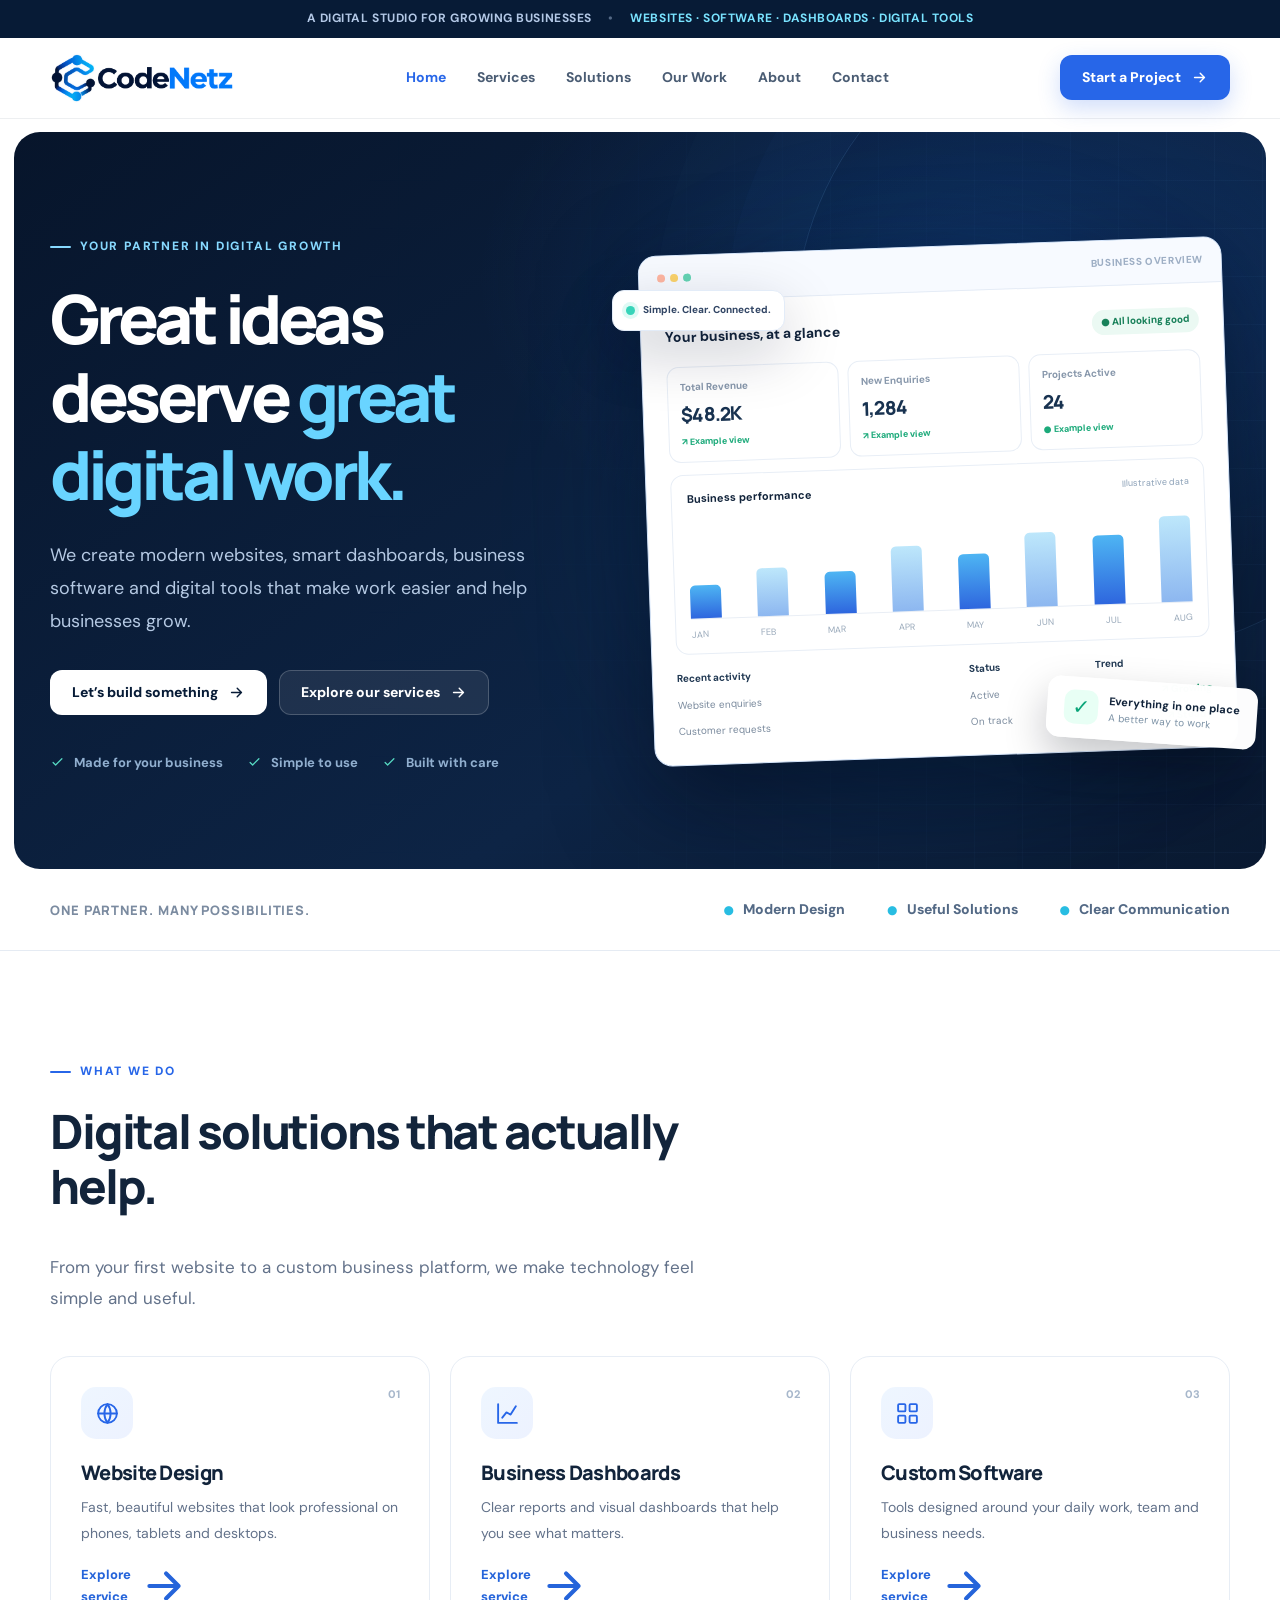
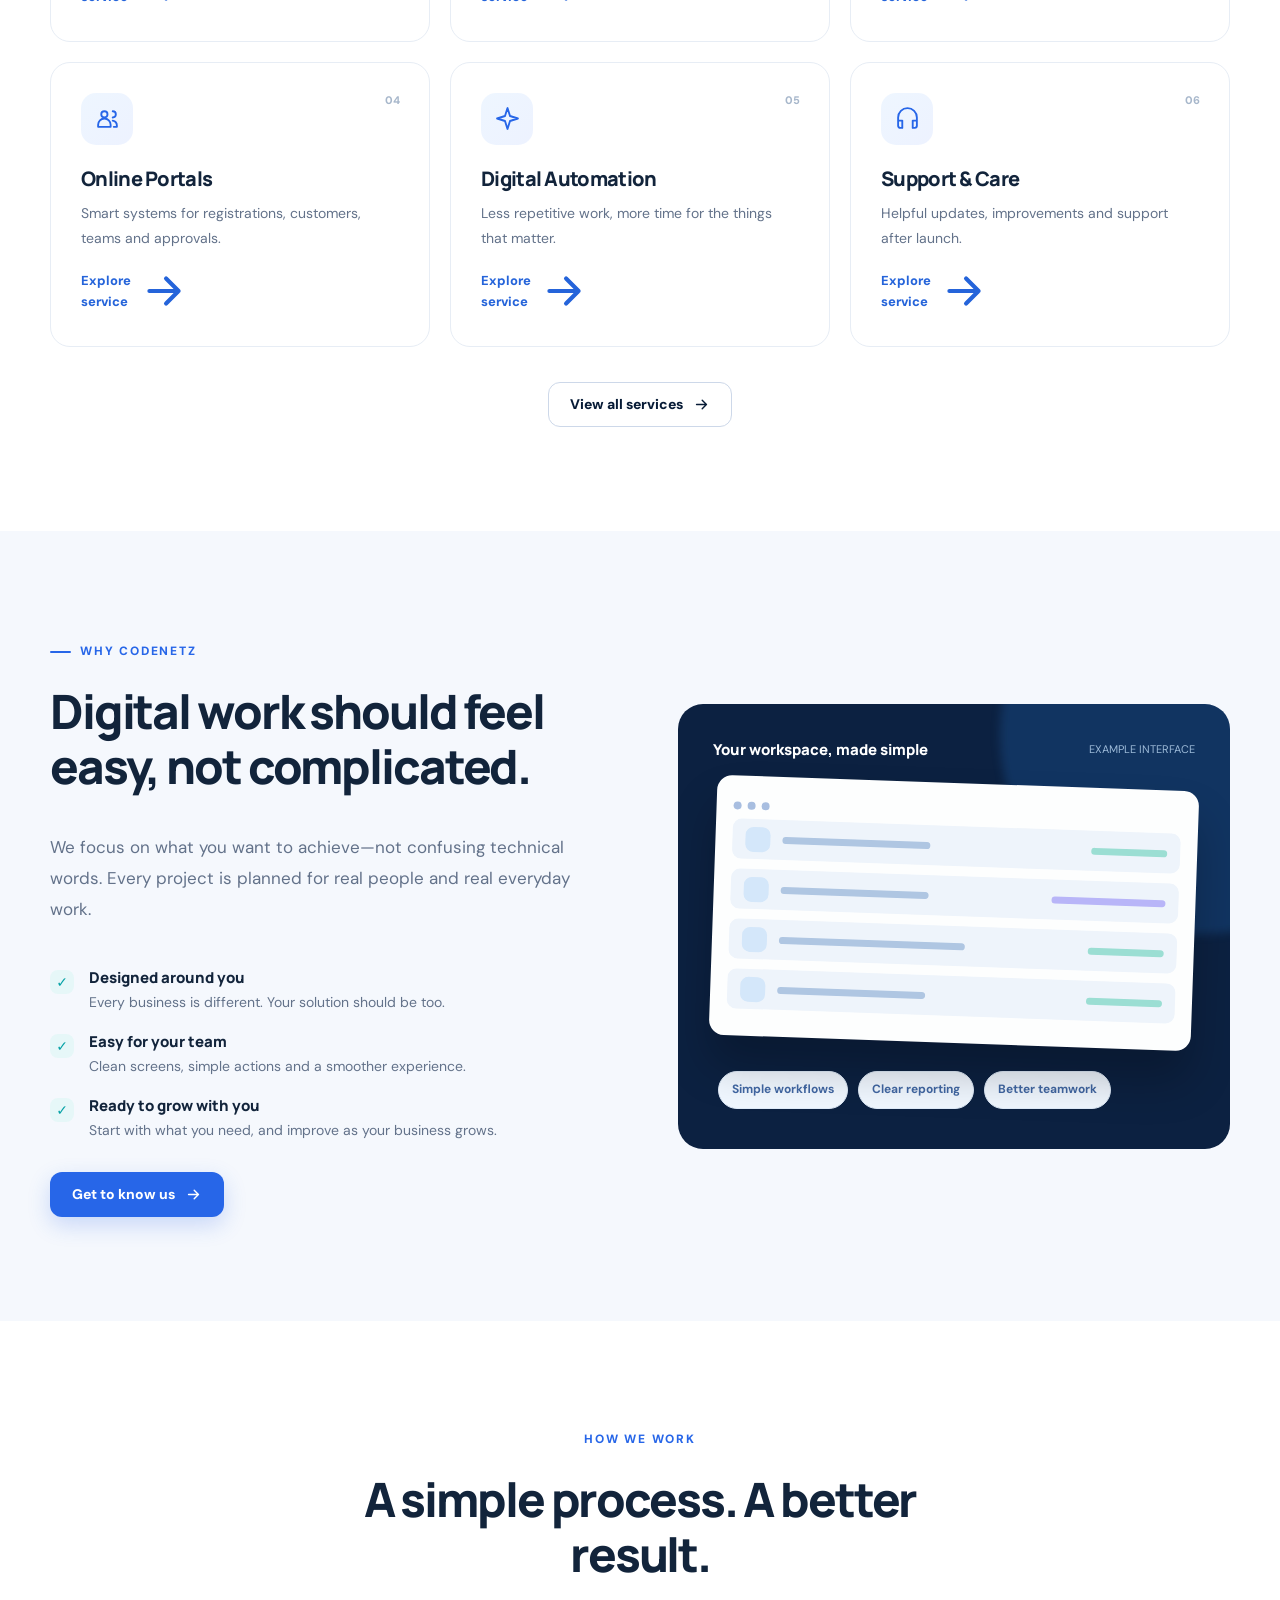
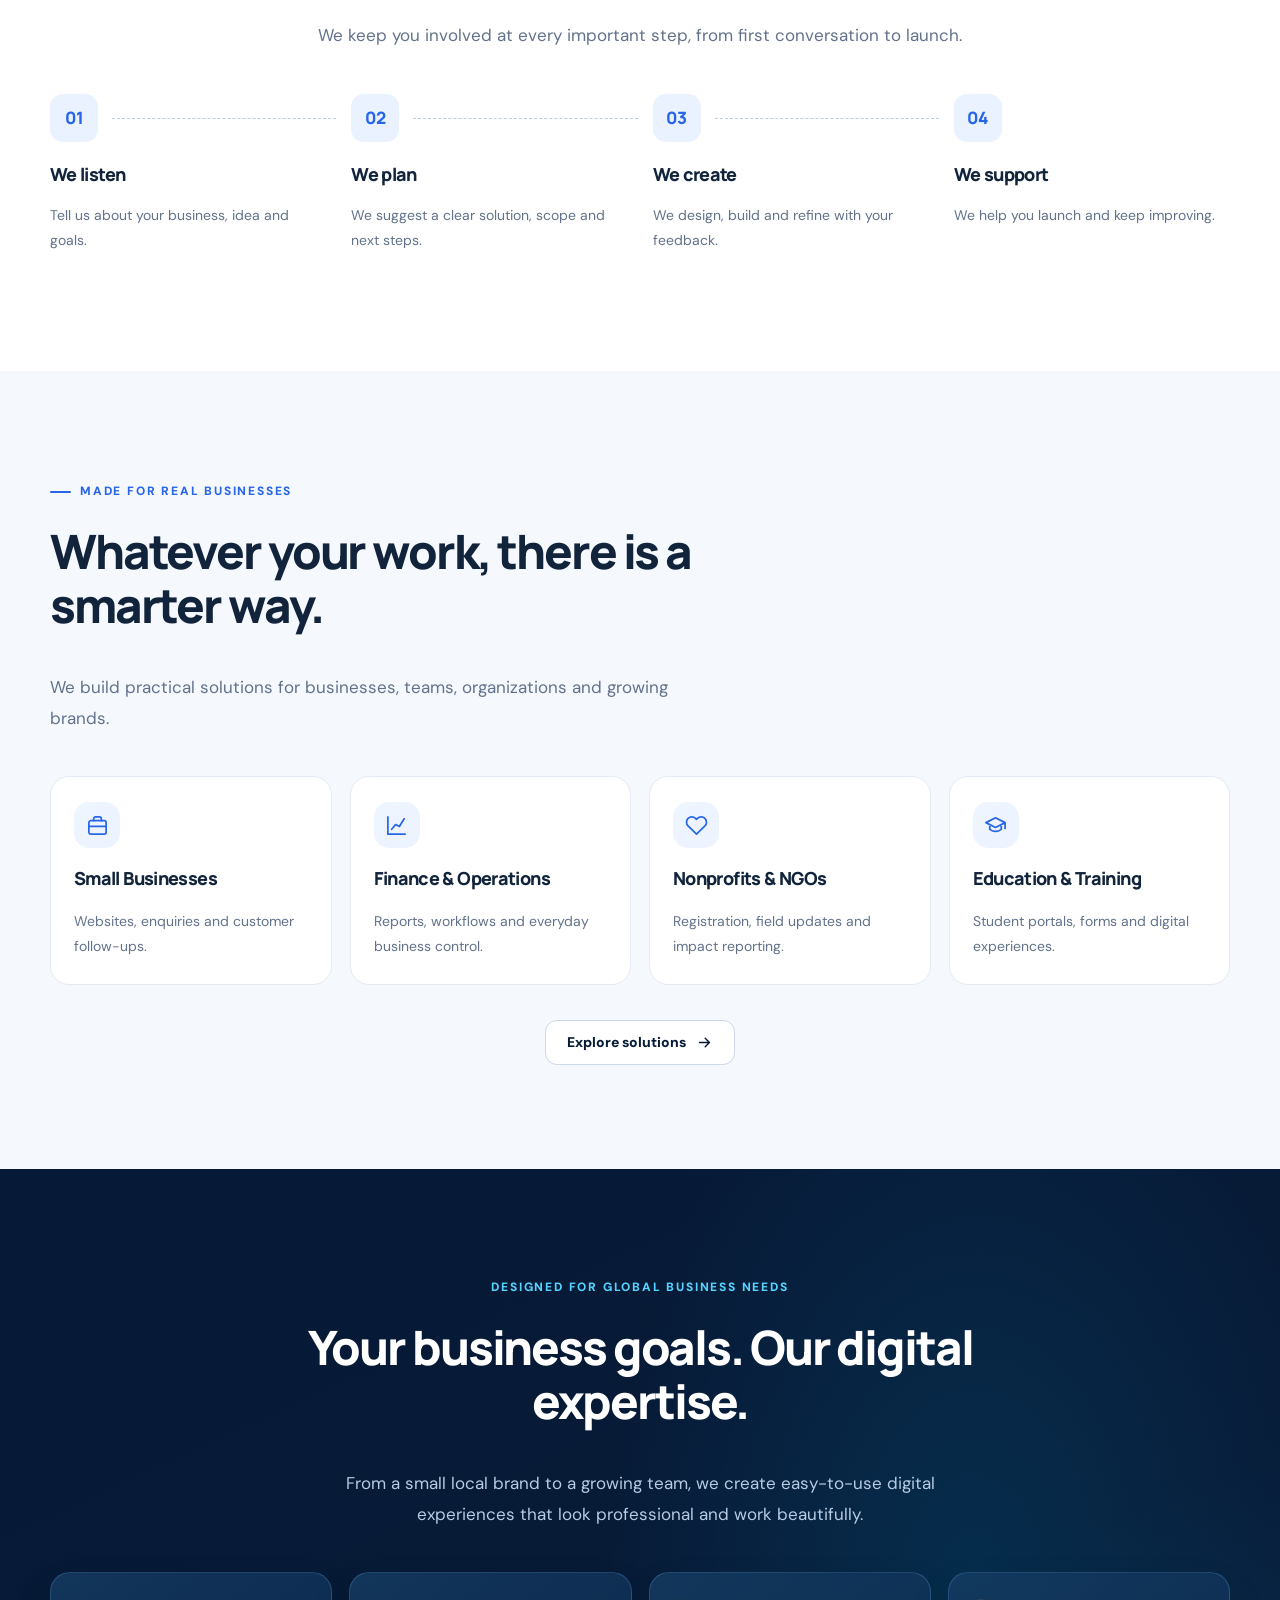
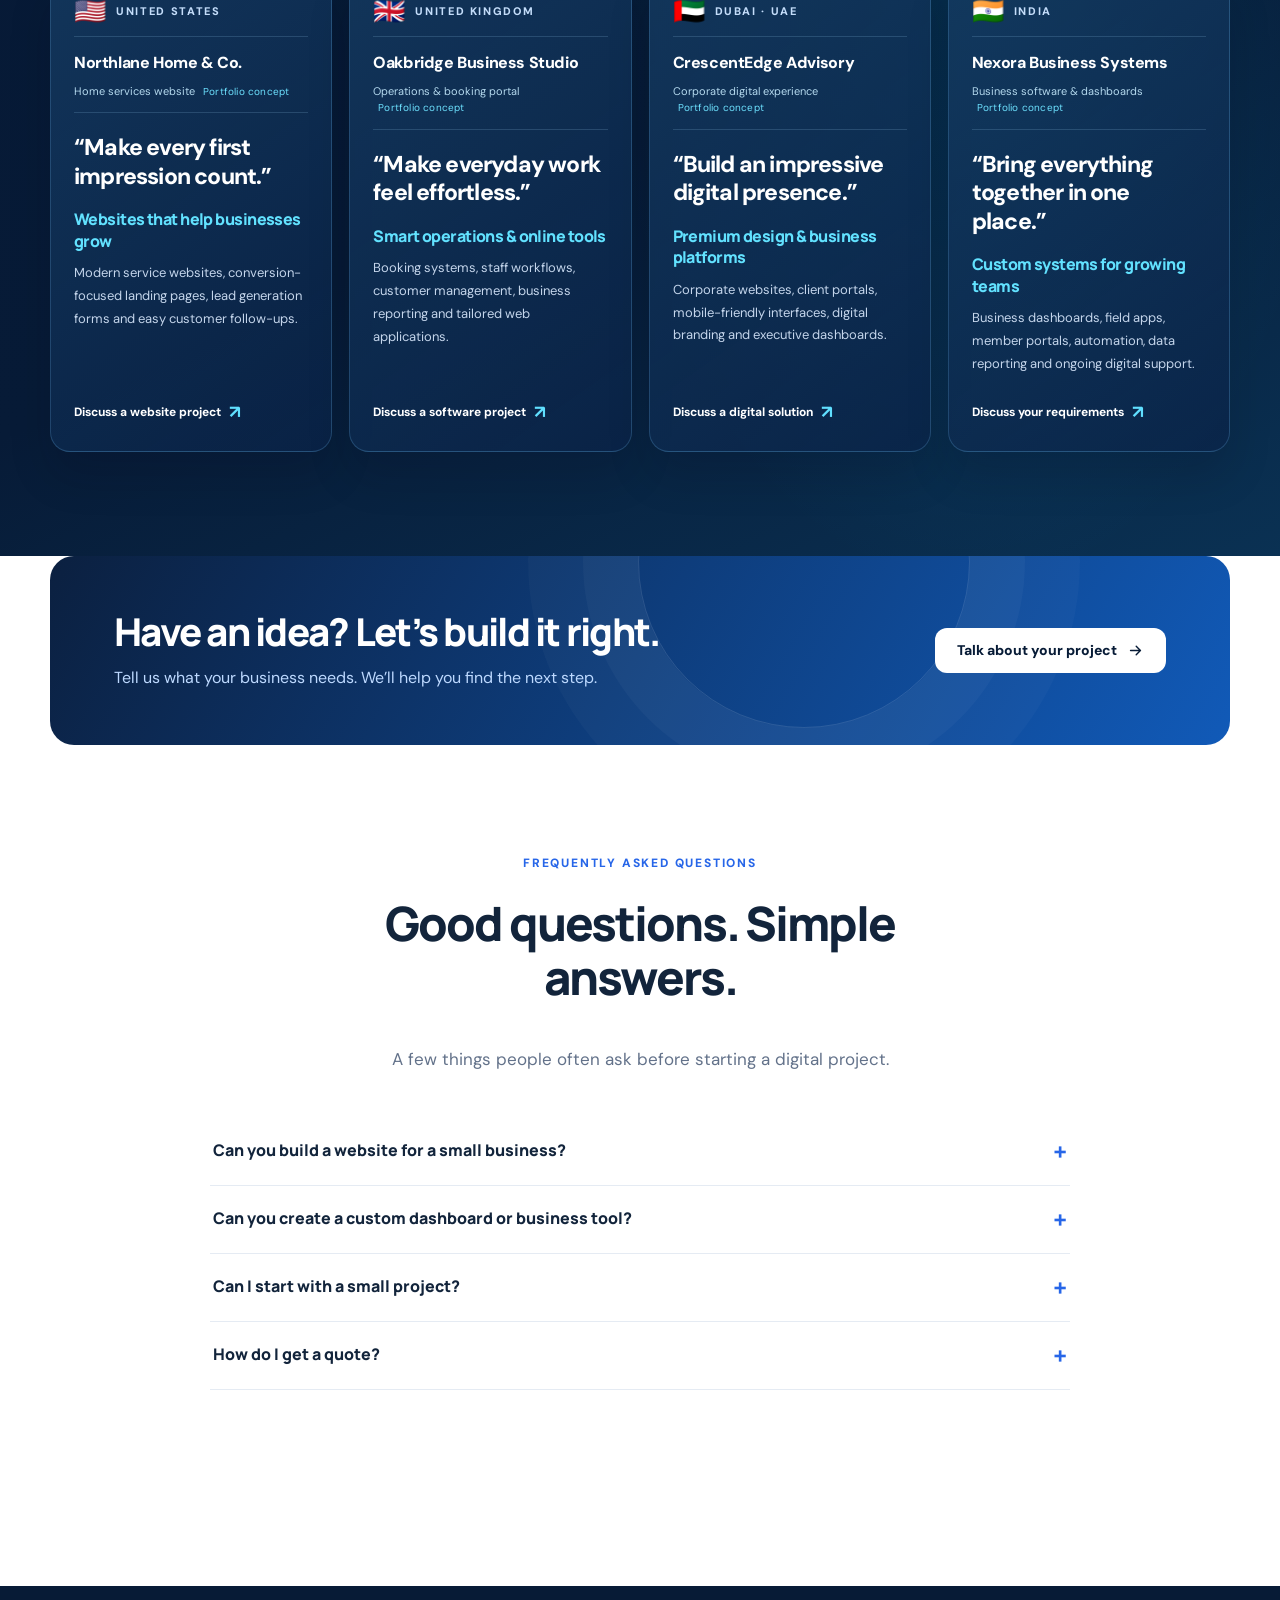
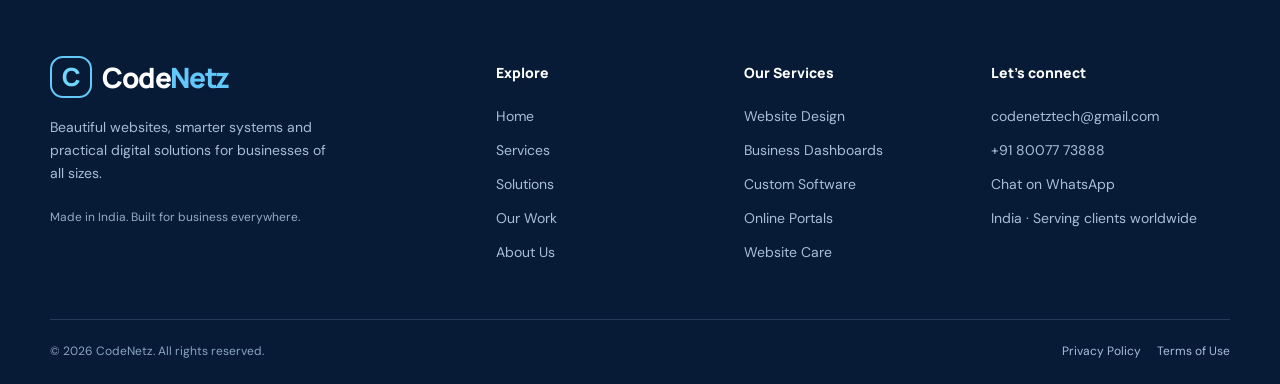
<file: CodeNetz/index.html>
<!doctype html><html lang="en"><head><meta charset="utf-8"><meta name="viewport" content="width=device-width, initial-scale=1"><title>Websites, Software &amp; Dashboards for Growing Businesses | CodeNetz</title><meta name="description" content="CodeNetz creates professional websites, custom software, business dashboards and easy-to-use digital tools for growing businesses."><meta name="theme-color" content="#071b36"><meta property="og:type" content="website"><meta property="og:site_name" content="CodeNetz"><meta property="og:title" content="Websites, Software &amp; Dashboards for Growing Businesses | CodeNetz"><meta property="og:description" content="CodeNetz creates professional websites, custom software, business dashboards and easy-to-use digital tools for growing businesses."><meta property="og:image" content="https://codenetz.cc.cd/assets/og-cover.png"><meta name="twitter:card" content="summary_large_image"><link rel="icon" href="assets/favicon.svg" type="image/svg+xml"><link rel="apple-touch-icon" href="assets/apple-touch-icon.png"><link rel="stylesheet" href="assets/styles.css"><script defer src="assets/script.js"></script></head><body><a href="#main" class="skip">Skip to content</a><div class="topline">A DIGITAL STUDIO FOR GROWING BUSINESSES <span>•</span> <b>WEBSITES · SOFTWARE · DASHBOARDS · DIGITAL TOOLS</b></div>
<header class="site-header"><div class="wrap nav-wrap"><a class="brand" href="index.html" aria-label="CodeNetz home"><img src="assets/codenetz-logo.png" alt="CodeNetz" width="184" height="52"></a><nav class="nav-links" id="main-nav" aria-label="Main navigation"><a href="index.html" class="active" aria-current="page">Home</a><a href="services.html" class="" >Services</a><a href="solutions.html" class="" >Solutions</a><a href="work.html" class="" >Our Work</a><a href="about.html" class="" >About</a><a href="contact.html" class="" >Contact</a></nav><div class="nav-actions"><a class="btn btn-primary" href="contact.html">Start a Project <svg  viewBox="0 0 24 24" aria-hidden="true" fill="none" stroke="currentColor" stroke-width="2" stroke-linecap="round" stroke-linejoin="round"><path d="M5 12h14m-6-6 6 6-6 6"/></svg></a><button id="menu-toggle" class="mobile-toggle" aria-label="Open menu" aria-expanded="false" aria-controls="main-nav"><svg  viewBox="0 0 24 24" aria-hidden="true" fill="none" stroke="currentColor" stroke-width="2" stroke-linecap="round" stroke-linejoin="round"><path d="M4 7h16M4 12h16M4 17h16"/></svg></button></div></div></header><main id="main"><div class="hero-shell"><section class="hero"><div class="wrap hero-grid"><div><div class="eyebrow light">Your partner in digital growth</div><h1>Great ideas deserve <em>great digital work.</em></h1><p>We create modern websites, smart dashboards, business software and digital tools that make work easier and help businesses grow.</p><div class="actions"><a class="btn btn-white" href="contact.html">Let’s build something <svg  viewBox="0 0 24 24" aria-hidden="true" fill="none" stroke="currentColor" stroke-width="2" stroke-linecap="round" stroke-linejoin="round"><path d="M5 12h14m-6-6 6 6-6 6"/></svg></a><a class="btn btn-glass" href="services.html">Explore our services <svg  viewBox="0 0 24 24" aria-hidden="true" fill="none" stroke="currentColor" stroke-width="2" stroke-linecap="round" stroke-linejoin="round"><path d="M5 12h14m-6-6 6 6-6 6"/></svg></a></div><div class="hero-foot"><span><svg  viewBox="0 0 24 24" aria-hidden="true" fill="none" stroke="currentColor" stroke-width="2" stroke-linecap="round" stroke-linejoin="round"><path d="m5 12 4 4L19 6"/></svg> Made for your business</span><span><svg  viewBox="0 0 24 24" aria-hidden="true" fill="none" stroke="currentColor" stroke-width="2" stroke-linecap="round" stroke-linejoin="round"><path d="m5 12 4 4L19 6"/></svg> Simple to use</span><span><svg  viewBox="0 0 24 24" aria-hidden="true" fill="none" stroke="currentColor" stroke-width="2" stroke-linecap="round" stroke-linejoin="round"><path d="m5 12 4 4L19 6"/></svg> Built with care</span></div></div><div class="visual" aria-label="Example business dashboard illustration"><div class="visual-glow"></div><div class="dash"><div class="dash-top"><div class="window-dots"><i></i><i></i><i></i></div><small>BUSINESS OVERVIEW</small></div><div class="dash-content"><div class="dash-title"><b>Your business, at a glance</b><span class="mini-pill">● All looking good</span></div><div class="kpi-grid"><div class="kpi"><span>Total Revenue</span><strong>$48.2K</strong><small>↗ Example view</small></div><div class="kpi"><span>New Enquiries</span><strong>1,284</strong><small>↗ Example view</small></div><div class="kpi"><span>Projects Active</span><strong>24</strong><small>● Example view</small></div></div><div class="chart-card"><div class="chart-label"><b>Business performance</b><small>Illustrative data</small></div><div class="chart-bars"><i style="height:34%"></i><i style="height:49%"></i><i style="height:43%"></i><i style="height:67%"></i><i style="height:57%"></i><i style="height:76%"></i><i style="height:71%"></i><i style="height:88%"></i></div><div class="chart-months"><span>JAN</span><span>FEB</span><span>MAR</span><span>APR</span><span>MAY</span><span>JUN</span><span>JUL</span><span>AUG</span></div></div><div class="dash-table"><b>Recent activity</b><b>Status</b><b>Trend</b><span>Website enquiries</span><span>Active</span><span>↗ Growing</span><span>Customer requests</span><span>On track</span><span>↗ Steady</span></div></div></div><div class="float-side"><i></i> Simple. Clear. Connected.</div><div class="float-card"><div class="float-icon">✓</div><div><b>Everything in one place</b><small>A better way to work</small></div></div></div></div></section></div><div class="intro-strip"><div class="wrap"><strong>One partner. Many possibilities.</strong><div class="intro-points"><span>Modern Design</span><span>Useful Solutions</span><span>Clear Communication</span></div></div></div>
<section class="section"><div class="wrap"><div class="section-head "><div class="eyebrow">What we do</div><h2>Digital solutions that actually help.</h2><p>From your first website to a custom business platform, we make technology feel simple and useful.</p></div><div class="cards"><article class="service-card reveal"><span class="number-label">01</span><div class="ic"><svg  viewBox="0 0 24 24" aria-hidden="true" fill="none" stroke="currentColor" stroke-width="2" stroke-linecap="round" stroke-linejoin="round"><circle cx="12" cy="12" r="9"/><path d="M3 12h18M12 3a15 15 0 0 1 0 18M12 3a15 15 0 0 0 0 18"/></svg></div><h3>Website Design</h3><p>Fast, beautiful websites that look professional on phones, tablets and desktops.</p><a class="text-link" href="services.html#websites">Explore service <svg  viewBox="0 0 24 24" aria-hidden="true" fill="none" stroke="currentColor" stroke-width="2" stroke-linecap="round" stroke-linejoin="round"><path d="M5 12h14m-6-6 6 6-6 6"/></svg></a></article><article class="service-card reveal"><span class="number-label">02</span><div class="ic"><svg  viewBox="0 0 24 24" aria-hidden="true" fill="none" stroke="currentColor" stroke-width="2" stroke-linecap="round" stroke-linejoin="round"><path d="M3 3v18h18M7 16l4-5 4 2 5-8"/></svg></div><h3>Business Dashboards</h3><p>Clear reports and visual dashboards that help you see what matters.</p><a class="text-link" href="services.html#dashboards">Explore service <svg  viewBox="0 0 24 24" aria-hidden="true" fill="none" stroke="currentColor" stroke-width="2" stroke-linecap="round" stroke-linejoin="round"><path d="M5 12h14m-6-6 6 6-6 6"/></svg></a></article><article class="service-card reveal"><span class="number-label">03</span><div class="ic"><svg  viewBox="0 0 24 24" aria-hidden="true" fill="none" stroke="currentColor" stroke-width="2" stroke-linecap="round" stroke-linejoin="round"><rect x="3" y="3" width="7" height="7" rx="1"/><rect x="14" y="3" width="7" height="7" rx="1"/><rect x="3" y="14" width="7" height="7" rx="1"/><rect x="14" y="14" width="7" height="7" rx="1"/></svg></div><h3>Custom Software</h3><p>Tools designed around your daily work, team and business needs.</p><a class="text-link" href="services.html#software">Explore service <svg  viewBox="0 0 24 24" aria-hidden="true" fill="none" stroke="currentColor" stroke-width="2" stroke-linecap="round" stroke-linejoin="round"><path d="M5 12h14m-6-6 6 6-6 6"/></svg></a></article><article class="service-card reveal"><span class="number-label">04</span><div class="ic"><svg  viewBox="0 0 24 24" aria-hidden="true" fill="none" stroke="currentColor" stroke-width="2" stroke-linecap="round" stroke-linejoin="round"><circle cx="9" cy="8" r="3"/><path d="M3 20v-2a6 6 0 0 1 12 0v2H3ZM17 5a3 3 0 0 1 0 6m0 3a5 5 0 0 1 4 5v1h-3"/></svg></div><h3>Online Portals</h3><p>Smart systems for registrations, customers, teams and approvals.</p><a class="text-link" href="services.html#portals">Explore service <svg  viewBox="0 0 24 24" aria-hidden="true" fill="none" stroke="currentColor" stroke-width="2" stroke-linecap="round" stroke-linejoin="round"><path d="M5 12h14m-6-6 6 6-6 6"/></svg></a></article><article class="service-card reveal"><span class="number-label">05</span><div class="ic"><svg  viewBox="0 0 24 24" aria-hidden="true" fill="none" stroke="currentColor" stroke-width="2" stroke-linecap="round" stroke-linejoin="round"><path d="M12 2 9.6 9.6 2 12l7.6 2.4L12 22l2.4-7.6L22 12l-7.6-2.4L12 2Z"/></svg></div><h3>Digital Automation</h3><p>Less repetitive work, more time for the things that matter.</p><a class="text-link" href="services.html#automation">Explore service <svg  viewBox="0 0 24 24" aria-hidden="true" fill="none" stroke="currentColor" stroke-width="2" stroke-linecap="round" stroke-linejoin="round"><path d="M5 12h14m-6-6 6 6-6 6"/></svg></a></article><article class="service-card reveal"><span class="number-label">06</span><div class="ic"><svg  viewBox="0 0 24 24" aria-hidden="true" fill="none" stroke="currentColor" stroke-width="2" stroke-linecap="round" stroke-linejoin="round"><path d="M3 14v-3a9 9 0 0 1 18 0v3M3 14h4v7H5a2 2 0 0 1-2-2v-5Zm18 0h-4v7h2a2 2 0 0 0 2-2v-5Z"/></svg></div><h3>Support & Care</h3><p>Helpful updates, improvements and support after launch.</p><a class="text-link" href="services.html#support">Explore service <svg  viewBox="0 0 24 24" aria-hidden="true" fill="none" stroke="currentColor" stroke-width="2" stroke-linecap="round" stroke-linejoin="round"><path d="M5 12h14m-6-6 6 6-6 6"/></svg></a></article></div><div class="center-cta"><a class="btn btn-outline" href="services.html">View all services <svg  viewBox="0 0 24 24" aria-hidden="true" fill="none" stroke="currentColor" stroke-width="2" stroke-linecap="round" stroke-linejoin="round"><path d="M5 12h14m-6-6 6 6-6 6"/></svg></a></div></div></section>
<section class="section alt"><div class="wrap split"><div><div class="section-head "><div class="eyebrow">Why CodeNetz</div><h2>Digital work should feel easy, not complicated.</h2><p>We focus on what you want to achieve—not confusing technical words. Every project is planned for real people and real everyday work.</p></div><div class="feature-list"><div><span class="check">✓</span><div><strong>Designed around you</strong><p>Every business is different. Your solution should be too.</p></div></div><div><span class="check">✓</span><div><strong>Easy for your team</strong><p>Clean screens, simple actions and a smoother experience.</p></div></div><div><span class="check">✓</span><div><strong>Ready to grow with you</strong><p>Start with what you need, and improve as your business grows.</p></div></div></div><a class="btn btn-primary" href="about.html">Get to know us <svg  viewBox="0 0 24 24" aria-hidden="true" fill="none" stroke="currentColor" stroke-width="2" stroke-linecap="round" stroke-linejoin="round"><path d="M5 12h14m-6-6 6 6-6 6"/></svg></a></div><div class="showcase reveal" aria-label="Illustration of an easy-to-use online system"><div class="showcase-top"><b>Your workspace, made simple</b><span>EXAMPLE INTERFACE</span></div><div class="showcase-board"><div class="board-header"><i></i><i></i><i></i></div><div class="board-row"><span></span><b></b></div><div class="board-row"><span></span><b></b></div><div class="board-row"><span></span><b></b></div><div class="board-row"><span></span><b></b></div></div><div style="margin-top:23px;position:relative"><span class="chip">Simple workflows</span><span class="chip">Clear reporting</span><span class="chip">Better teamwork</span></div></div></div></section>
<section class="section"><div class="wrap"><div class="section-head center"><div class="eyebrow">How we work</div><h2>A simple process. A better result.</h2><p>We keep you involved at every important step, from first conversation to launch.</p></div><div class="steps"><div class="step reveal"><div class="step-num">01</div><h3>We listen</h3><p>Tell us about your business, idea and goals.</p></div><div class="step reveal"><div class="step-num">02</div><h3>We plan</h3><p>We suggest a clear solution, scope and next steps.</p></div><div class="step reveal"><div class="step-num">03</div><h3>We create</h3><p>We design, build and refine with your feedback.</p></div><div class="step reveal"><div class="step-num">04</div><h3>We support</h3><p>We help you launch and keep improving.</p></div></div></div></section>
<section class="section alt"><div class="wrap"><div class="section-head "><div class="eyebrow">Made for real businesses</div><h2>Whatever your work, there is a smarter way.</h2><p>We build practical solutions for businesses, teams, organizations and growing brands.</p></div><div class="solution-grid"><article class="solution-card reveal"><div class="ic"><svg  viewBox="0 0 24 24" aria-hidden="true" fill="none" stroke="currentColor" stroke-width="2" stroke-linecap="round" stroke-linejoin="round"><rect x="3" y="7" width="18" height="14" rx="2"/><path d="M8 7V5a2 2 0 0 1 2-2h4a2 2 0 0 1 2 2v2M3 13h18"/></svg></div><h3>Small Businesses</h3><p>Websites, enquiries and customer follow-ups.</p></article><article class="solution-card reveal"><div class="ic"><svg  viewBox="0 0 24 24" aria-hidden="true" fill="none" stroke="currentColor" stroke-width="2" stroke-linecap="round" stroke-linejoin="round"><path d="M3 3v18h18M7 16l4-5 4 2 5-8"/></svg></div><h3>Finance & Operations</h3><p>Reports, workflows and everyday business control.</p></article><article class="solution-card reveal"><div class="ic"><svg  viewBox="0 0 24 24" aria-hidden="true" fill="none" stroke="currentColor" stroke-width="2" stroke-linecap="round" stroke-linejoin="round"><path d="M20.8 4.6a5.5 5.5 0 0 0-7.8 0l-1 1-1-1a5.5 5.5 0 1 0-7.8 7.8L12 21l8.8-8.6a5.5 5.5 0 0 0 0-7.8Z"/></svg></div><h3>Nonprofits & NGOs</h3><p>Registration, field updates and impact reporting.</p></article><article class="solution-card reveal"><div class="ic"><svg  viewBox="0 0 24 24" aria-hidden="true" fill="none" stroke="currentColor" stroke-width="2" stroke-linecap="round" stroke-linejoin="round"><path d="m2 9 10-5 10 5-10 5-10-5ZM6 11v5c4 3 8 3 12 0v-5M22 9v6"/></svg></div><h3>Education & Training</h3><p>Student portals, forms and digital experiences.</p></article></div><div class="center-cta"><a class="btn btn-outline" href="solutions.html">Explore solutions <svg  viewBox="0 0 24 24" aria-hidden="true" fill="none" stroke="currentColor" stroke-width="2" stroke-linecap="round" stroke-linejoin="round"><path d="M5 12h14m-6-6 6 6-6 6"/></svg></a></div></div></section><section class="section global-markets" id="international-solutions"><div class="wrap"><div class="section-head center"><div class="eyebrow">Designed for global business needs</div><h2>Your business goals. Our digital expertise.</h2><p>From a small local brand to a growing team, we create easy-to-use digital experiences that look professional and work beautifully.</p></div><div class="market-grid">
<article class="market-card reveal"><div class="market-head"><span class="market-flag" aria-hidden="true">🇺🇸</span><span class="market-location">UNITED STATES</span></div><div class="demo-brand"><span class="demo-brand-name">Northlane Home & Co.</span><span class="demo-brand-sub">Home services website <span class="demo-tag">Portfolio concept</span></span></div><div class="market-quote">“Make every first impression count.”</div><h3>Websites that help businesses grow</h3><p>Modern service websites, conversion-focused landing pages, lead generation forms and easy customer follow-ups.</p><a href="contact.html">Discuss a website project <span aria-hidden="true">↗</span></a></article>
<article class="market-card reveal"><div class="market-head"><span class="market-flag" aria-hidden="true">🇬🇧</span><span class="market-location">UNITED KINGDOM</span></div><div class="demo-brand"><span class="demo-brand-name">Oakbridge Business Studio</span><span class="demo-brand-sub">Operations & booking portal <span class="demo-tag">Portfolio concept</span></span></div><div class="market-quote">“Make everyday work feel effortless.”</div><h3>Smart operations &amp; online tools</h3><p>Booking systems, staff workflows, customer management, business reporting and tailored web applications.</p><a href="contact.html">Discuss a software project <span aria-hidden="true">↗</span></a></article>
<article class="market-card reveal"><div class="market-head"><span class="market-flag" aria-hidden="true">🇦🇪</span><span class="market-location">DUBAI · UAE</span></div><div class="demo-brand"><span class="demo-brand-name">CrescentEdge Advisory</span><span class="demo-brand-sub">Corporate digital experience <span class="demo-tag">Portfolio concept</span></span></div><div class="market-quote">“Build an impressive digital presence.”</div><h3>Premium design &amp; business platforms</h3><p>Corporate websites, client portals, mobile-friendly interfaces, digital branding and executive dashboards.</p><a href="contact.html">Discuss a digital solution <span aria-hidden="true">↗</span></a></article>
<article class="market-card reveal"><div class="market-head"><span class="market-flag" aria-hidden="true">🇮🇳</span><span class="market-location">INDIA</span></div><div class="demo-brand"><span class="demo-brand-name">Nexora Business Systems</span><span class="demo-brand-sub">Business software & dashboards <span class="demo-tag">Portfolio concept</span></span></div><div class="market-quote">“Bring everything together in one place.”</div><h3>Custom systems for growing teams</h3><p>Business dashboards, field apps, member portals, automation, data reporting and ongoing digital support.</p><a href="contact.html">Discuss your requirements <span aria-hidden="true">↗</span></a></article>
</div></div></section><section class="wrap reveal" aria-label="Start your project"><div class="cta-band"><div><h2>Have an idea? Let’s build it right.</h2><p>Tell us what your business needs. We’ll help you find the next step.</p></div><a class="btn btn-white" href="contact.html">Talk about your project <svg  viewBox="0 0 24 24" aria-hidden="true" fill="none" stroke="currentColor" stroke-width="2" stroke-linecap="round" stroke-linejoin="round"><path d="M5 12h14m-6-6 6 6-6 6"/></svg></a></div></section><section class="section"><div class="wrap"><div class="section-head center"><div class="eyebrow">Frequently asked questions</div><h2>Good questions. Simple answers.</h2><p>A few things people often ask before starting a digital project.</p></div><div class="faq-list"><details><summary>Can you build a website for a small business?</summary><p>Yes. We create modern websites for small businesses, service providers, organizations and growing brands.</p></details><details><summary>Can you create a custom dashboard or business tool?</summary><p>Yes. Tell us what information you want to see or what process you want to improve, and we can discuss a suitable solution.</p></details><details><summary>Can I start with a small project?</summary><p>Absolutely. We can first discuss a focused project and build on it later when you are ready.</p></details><details><summary>How do I get a quote?</summary><p>Send us a short message about your idea. We will review the needs and discuss the project scope before sharing pricing.</p></details></div></div></section></main><footer class="site-footer"><div class="wrap"><div class="footer-grid"><div><a href="index.html" class="footer-logo"><div class="footer-mark">C</div><span>Code<span>Netz</span></span></a><p class="footer-desc">Beautiful websites, smarter systems and practical digital solutions for businesses of all sizes.</p><span class="cookie-free">Made in India. Built for business everywhere.</span></div><div><h4>Explore</h4><div class="footer-links"><a href="index.html">Home</a><a href="services.html">Services</a><a href="solutions.html">Solutions</a><a href="work.html">Our Work</a><a href="about.html">About Us</a></div></div><div><h4>Our Services</h4><div class="footer-links"><a href="services.html#websites">Website Design</a><a href="services.html#dashboards">Business Dashboards</a><a href="services.html#software">Custom Software</a><a href="services.html#portals">Online Portals</a><a href="services.html#support">Website Care</a></div></div><div><h4>Let's connect</h4><div class="footer-links"><a href="mailto:codenetztech@gmail.com">codenetztech@gmail.com</a><a href="tel:+918007773888">+91 80077 73888</a><a href="https://wa.me/918007773888" target="_blank" rel="noopener noreferrer">Chat on WhatsApp</a><span>India · Serving clients worldwide</span></div></div></div><div class="footer-bottom"><span>© <span id="year">2026</span> CodeNetz. All rights reserved.</span><div><a href="privacy.html">Privacy Policy</a><a href="terms.html">Terms of Use</a></div></div></div></footer></body></html>
</file>
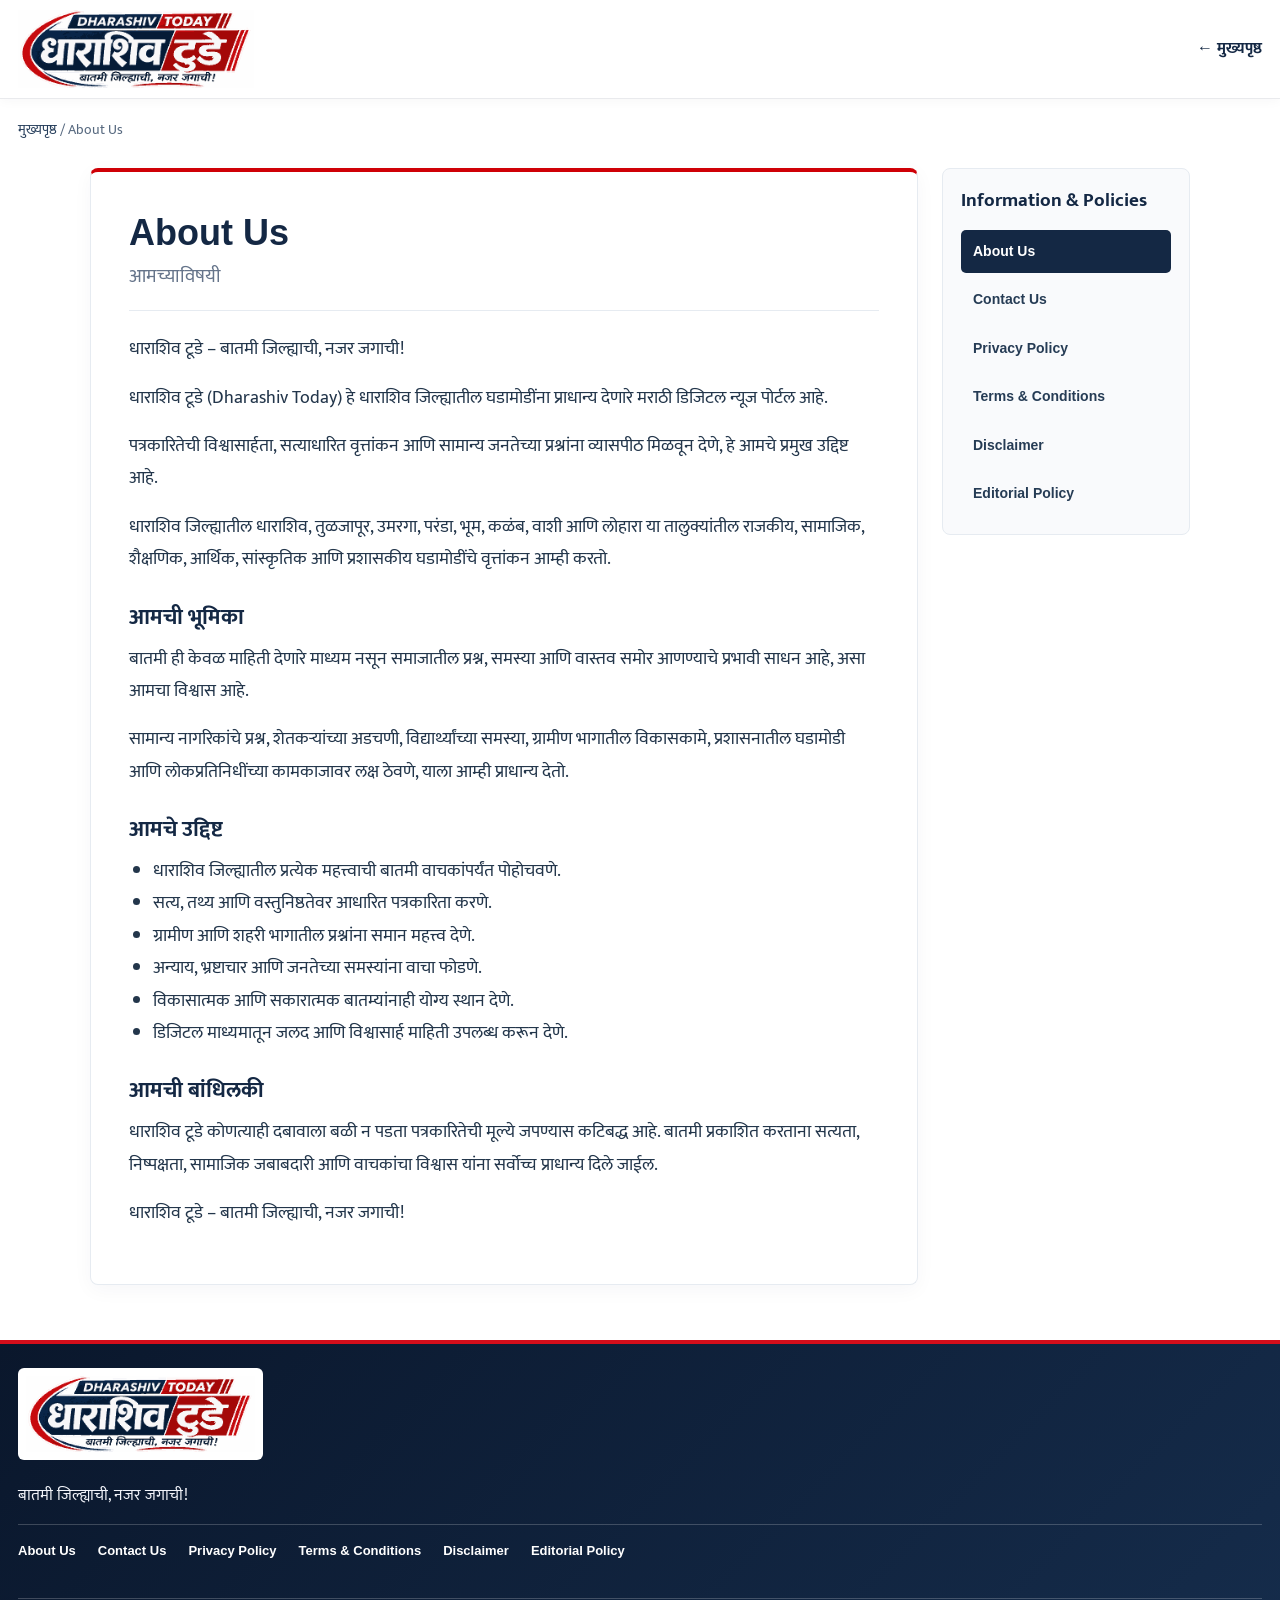
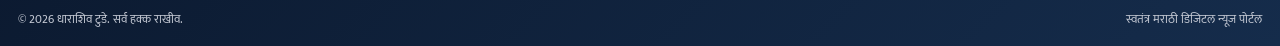
<file: DharashivToday/about-us/index.html>
<!doctype html>
<html lang="mr"><head><meta charset="utf-8"><meta name="viewport" content="width=device-width,initial-scale=1"><title>About Us | धाराशिव टुडे</title><meta name="description" content="आमच्याविषयी – धाराशिव टूडे (Dharashiv Today)"><meta name="robots" content="index,follow"><link rel="canonical" href="https://dalalnama.com/DharashivToday/about-us/"><meta property="og:type" content="website"><meta property="og:title" content="About Us | धाराशिव टुडे"><meta property="og:description" content="आमच्याविषयी – धाराशिव टूडे (Dharashiv Today)"><meta property="og:url" content="https://dalalnama.com/DharashivToday/about-us/"><meta property="og:image" content="https://dalalnama.com/DharashivToday/assets/logo-original-hd.png"><link rel="icon" href="/DharashivToday/assets/favicon.svg" type="image/svg+xml"><link rel="preconnect" href="https://fonts.googleapis.com"><link rel="preconnect" href="https://fonts.gstatic.com" crossorigin><link href="https://fonts.googleapis.com/css2?family=Mukta:wght@400;500;600;700;800&display=swap" rel="stylesheet"><link rel="stylesheet" href="/DharashivToday/assets/site.css?v=12"><link rel="stylesheet" href="/DharashivToday/assets/info-pages.css?v=1"></head>
<body><header class="header"><div class="site-container header-in"><a class="brand" href="/DharashivToday/" aria-label="Dharashiv Today home"><img src="/DharashivToday/assets/logo-original-hd.png" alt="धाराशिव टुडे" onerror="this.onerror=null;this.src='/DharashivToday/assets/logo.svg'"></a><a class="dt-info-home" href="/DharashivToday/">← मुख्यपृष्ठ</a></div></header><main class="site-container"><nav class="dt-info-breadcrumb" aria-label="Breadcrumb"><a href="/DharashivToday/">मुख्यपृष्ठ</a> / About Us</nav><div class="dt-info-shell"><article class="dt-info-card"><h1>About Us</h1><p class="dt-info-subtitle">आमच्याविषयी</p><p>धाराशिव टूडे – बातमी जिल्ह्याची, नजर जगाची!</p>
<p>धाराशिव टूडे (Dharashiv Today) हे धाराशिव जिल्ह्यातील घडामोडींना प्राधान्य देणारे मराठी डिजिटल न्यूज पोर्टल आहे.</p>
<p>पत्रकारितेची विश्वासार्हता, सत्याधारित वृत्तांकन आणि सामान्य जनतेच्या प्रश्नांना व्यासपीठ मिळवून देणे, हे आमचे प्रमुख उद्दिष्ट आहे.</p>
<p>धाराशिव जिल्ह्यातील धाराशिव, तुळजापूर, उमरगा, परंडा, भूम, कळंब, वाशी आणि लोहारा या तालुक्यांतील राजकीय, सामाजिक, शैक्षणिक, आर्थिक, सांस्कृतिक आणि प्रशासकीय घडामोडींचे वृत्तांकन आम्ही करतो.</p>
<h2>आमची भूमिका</h2>
<p>बातमी ही केवळ माहिती देणारे माध्यम नसून समाजातील प्रश्न, समस्या आणि वास्तव समोर आणण्याचे प्रभावी साधन आहे, असा आमचा विश्वास आहे.</p>
<p>सामान्य नागरिकांचे प्रश्न, शेतकऱ्यांच्या अडचणी, विद्यार्थ्यांच्या समस्या, ग्रामीण भागातील विकासकामे, प्रशासनातील घडामोडी आणि लोकप्रतिनिधींच्या कामकाजावर लक्ष ठेवणे, याला आम्ही प्राधान्य देतो.</p>
<h2>आमचे उद्दिष्ट</h2>
<ul>
<li>धाराशिव जिल्ह्यातील प्रत्येक महत्त्वाची बातमी वाचकांपर्यंत पोहोचवणे.</li>
<li>सत्य, तथ्य आणि वस्तुनिष्ठतेवर आधारित पत्रकारिता करणे.</li>
<li>ग्रामीण आणि शहरी भागातील प्रश्नांना समान महत्त्व देणे.</li>
<li>अन्याय, भ्रष्टाचार आणि जनतेच्या समस्यांना वाचा फोडणे.</li>
<li>विकासात्मक आणि सकारात्मक बातम्यांनाही योग्य स्थान देणे.</li>
<li>डिजिटल माध्यमातून जलद आणि विश्वासार्ह माहिती उपलब्ध करून देणे.</li>
</ul>
<h2>आमची बांधिलकी</h2>
<p>धाराशिव टूडे कोणत्याही दबावाला बळी न पडता पत्रकारितेची मूल्ये जपण्यास कटिबद्ध आहे. बातमी प्रकाशित करताना सत्यता, निष्पक्षता, सामाजिक जबाबदारी आणि वाचकांचा विश्वास यांना सर्वोच्च प्राधान्य दिले जाईल.</p>
<p>धाराशिव टूडे – बातमी जिल्ह्याची, नजर जगाची!</p></article><aside class="dt-info-side"><h2>Information &amp; Policies</h2><nav aria-label="Information pages"><a href="/DharashivToday/about-us/" aria-current="page">About Us</a><a href="/DharashivToday/contact-us/">Contact Us</a><a href="/DharashivToday/privacy-policy/">Privacy Policy</a><a href="/DharashivToday/terms-and-conditions/">Terms &amp; Conditions</a><a href="/DharashivToday/disclaimer/">Disclaimer</a><a href="/DharashivToday/editorial-policy/">Editorial Policy</a></nav></aside></div></main><footer class="footer dt-info-footer"><div class="site-container"><a class="footer-logo" href="/DharashivToday/"><img src="/DharashivToday/assets/logo-original-hd.png" alt="धाराशिव टुडे" onerror="this.onerror=null;this.src='/DharashivToday/assets/logo.svg'"></a><p>बातमी जिल्ह्याची, नजर जगाची!</p><nav class="dt-policy-links" aria-label="Information and policies"><a href="/DharashivToday/about-us/">About Us</a><a href="/DharashivToday/contact-us/">Contact Us</a><a href="/DharashivToday/privacy-policy/">Privacy Policy</a><a href="/DharashivToday/terms-and-conditions/">Terms &amp; Conditions</a><a href="/DharashivToday/disclaimer/">Disclaimer</a><a href="/DharashivToday/editorial-policy/">Editorial Policy</a></nav></div><div class="site-container footer-bottom"><span>© 2026 धाराशिव टुडे. सर्व हक्क राखीव.</span><span>स्वतंत्र मराठी डिजिटल न्यूज पोर्टल</span></div></footer></body></html>
</file>
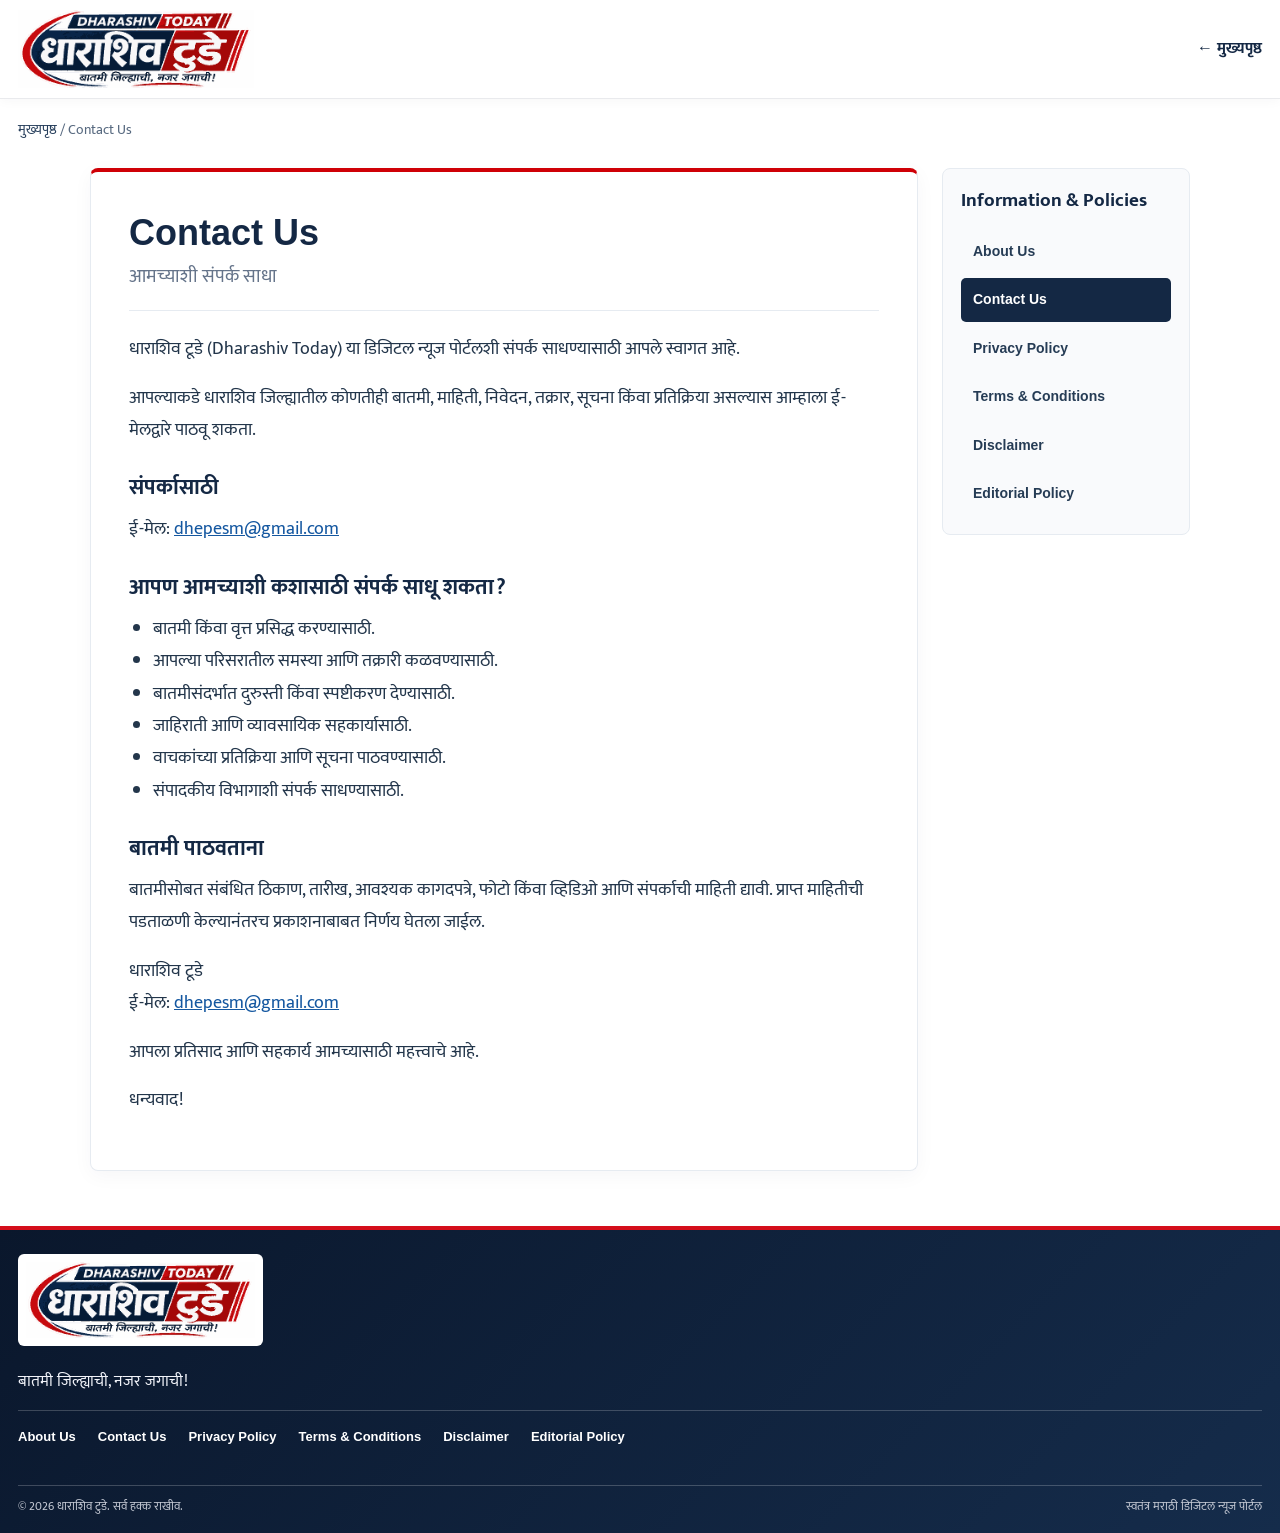
<file: DharashivToday/contact-us/index.html>
<!doctype html>
<html lang="mr"><head><meta charset="utf-8"><meta name="viewport" content="width=device-width,initial-scale=1"><title>Contact Us | धाराशिव टुडे</title><meta name="description" content="आमच्याशी संपर्क साधा – धाराशिव टूडे (Dharashiv Today)"><meta name="robots" content="index,follow"><link rel="canonical" href="https://dalalnama.com/DharashivToday/contact-us/"><meta property="og:type" content="website"><meta property="og:title" content="Contact Us | धाराशिव टुडे"><meta property="og:description" content="आमच्याशी संपर्क साधा – धाराशिव टूडे (Dharashiv Today)"><meta property="og:url" content="https://dalalnama.com/DharashivToday/contact-us/"><meta property="og:image" content="https://dalalnama.com/DharashivToday/assets/logo-original-hd.png"><link rel="icon" href="/DharashivToday/assets/favicon.svg" type="image/svg+xml"><link rel="preconnect" href="https://fonts.googleapis.com"><link rel="preconnect" href="https://fonts.gstatic.com" crossorigin><link href="https://fonts.googleapis.com/css2?family=Mukta:wght@400;500;600;700;800&display=swap" rel="stylesheet"><link rel="stylesheet" href="/DharashivToday/assets/site.css?v=12"><link rel="stylesheet" href="/DharashivToday/assets/info-pages.css?v=1"></head>
<body><header class="header"><div class="site-container header-in"><a class="brand" href="/DharashivToday/" aria-label="Dharashiv Today home"><img src="/DharashivToday/assets/logo-original-hd.png" alt="धाराशिव टुडे" onerror="this.onerror=null;this.src='/DharashivToday/assets/logo.svg'"></a><a class="dt-info-home" href="/DharashivToday/">← मुख्यपृष्ठ</a></div></header><main class="site-container"><nav class="dt-info-breadcrumb" aria-label="Breadcrumb"><a href="/DharashivToday/">मुख्यपृष्ठ</a> / Contact Us</nav><div class="dt-info-shell"><article class="dt-info-card"><h1>Contact Us</h1><p class="dt-info-subtitle">आमच्याशी संपर्क साधा</p><p>धाराशिव टूडे (Dharashiv Today) या डिजिटल न्यूज पोर्टलशी संपर्क साधण्यासाठी आपले स्वागत आहे.</p>
<p>आपल्याकडे धाराशिव जिल्ह्यातील कोणतीही बातमी, माहिती, निवेदन, तक्रार, सूचना किंवा प्रतिक्रिया असल्यास आम्हाला ई-मेलद्वारे पाठवू शकता.</p>
<h2>संपर्कासाठी</h2>
<p>ई-मेल: <a href="mailto:dhepesm@gmail.com">dhepesm@gmail.com</a></p>
<h2>आपण आमच्याशी कशासाठी संपर्क साधू शकता?</h2>
<ul>
<li>बातमी किंवा वृत्त प्रसिद्ध करण्यासाठी.</li>
<li>आपल्या परिसरातील समस्या आणि तक्रारी कळवण्यासाठी.</li>
<li>बातमीसंदर्भात दुरुस्ती किंवा स्पष्टीकरण देण्यासाठी.</li>
<li>जाहिराती आणि व्यावसायिक सहकार्यासाठी.</li>
<li>वाचकांच्या प्रतिक्रिया आणि सूचना पाठवण्यासाठी.</li>
<li>संपादकीय विभागाशी संपर्क साधण्यासाठी.</li>
</ul>
<h2>बातमी पाठवताना</h2>
<p>बातमीसोबत संबंधित ठिकाण, तारीख, आवश्यक कागदपत्रे, फोटो किंवा व्हिडिओ आणि संपर्काची माहिती द्यावी. प्राप्त माहितीची पडताळणी केल्यानंतरच प्रकाशनाबाबत निर्णय घेतला जाईल.</p>
<p>धाराशिव टूडे<br>ई-मेल: <a href="mailto:dhepesm@gmail.com">dhepesm@gmail.com</a></p>
<p>आपला प्रतिसाद आणि सहकार्य आमच्यासाठी महत्त्वाचे आहे.</p>
<p>धन्यवाद!</p></article><aside class="dt-info-side"><h2>Information &amp; Policies</h2><nav aria-label="Information pages"><a href="/DharashivToday/about-us/">About Us</a><a href="/DharashivToday/contact-us/" aria-current="page">Contact Us</a><a href="/DharashivToday/privacy-policy/">Privacy Policy</a><a href="/DharashivToday/terms-and-conditions/">Terms &amp; Conditions</a><a href="/DharashivToday/disclaimer/">Disclaimer</a><a href="/DharashivToday/editorial-policy/">Editorial Policy</a></nav></aside></div></main><footer class="footer dt-info-footer"><div class="site-container"><a class="footer-logo" href="/DharashivToday/"><img src="/DharashivToday/assets/logo-original-hd.png" alt="धाराशिव टुडे" onerror="this.onerror=null;this.src='/DharashivToday/assets/logo.svg'"></a><p>बातमी जिल्ह्याची, नजर जगाची!</p><nav class="dt-policy-links" aria-label="Information and policies"><a href="/DharashivToday/about-us/">About Us</a><a href="/DharashivToday/contact-us/">Contact Us</a><a href="/DharashivToday/privacy-policy/">Privacy Policy</a><a href="/DharashivToday/terms-and-conditions/">Terms &amp; Conditions</a><a href="/DharashivToday/disclaimer/">Disclaimer</a><a href="/DharashivToday/editorial-policy/">Editorial Policy</a></nav></div><div class="site-container footer-bottom"><span>© 2026 धाराशिव टुडे. सर्व हक्क राखीव.</span><span>स्वतंत्र मराठी डिजिटल न्यूज पोर्टल</span></div></footer></body></html>
</file>
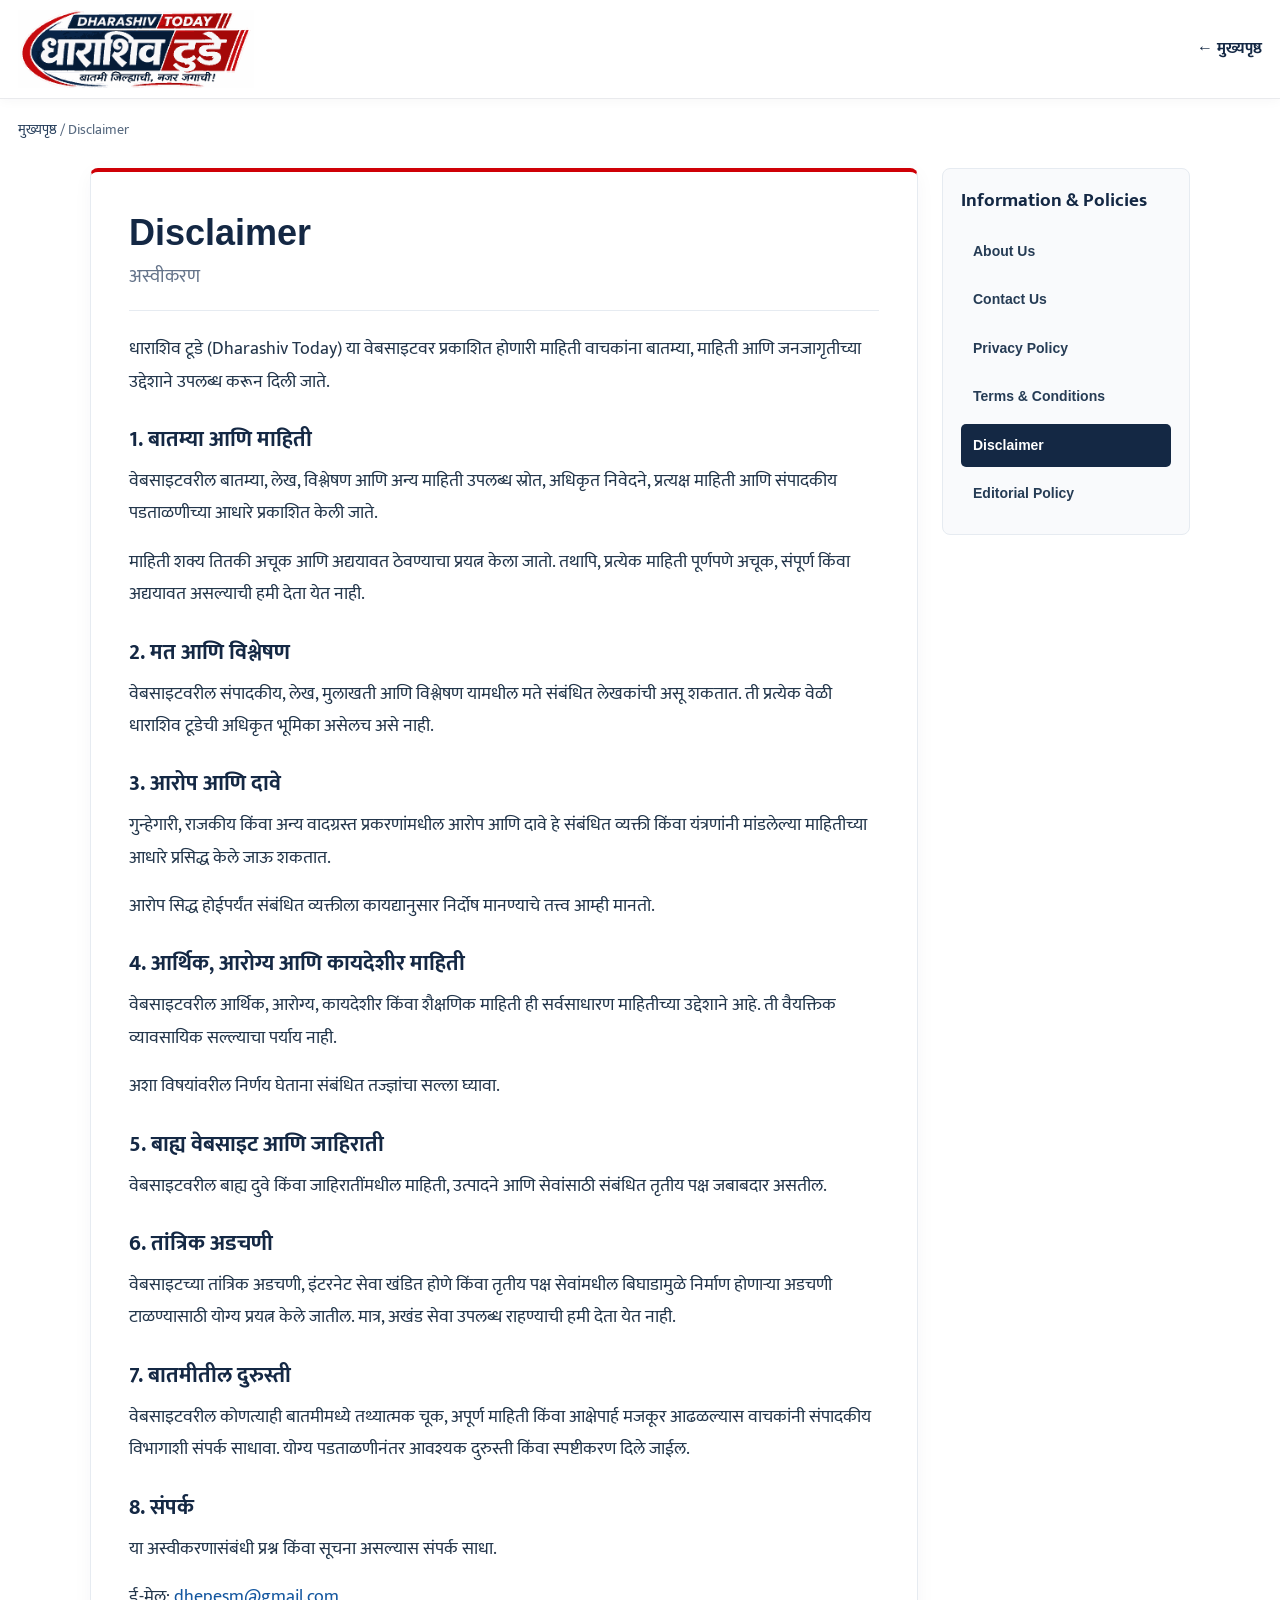
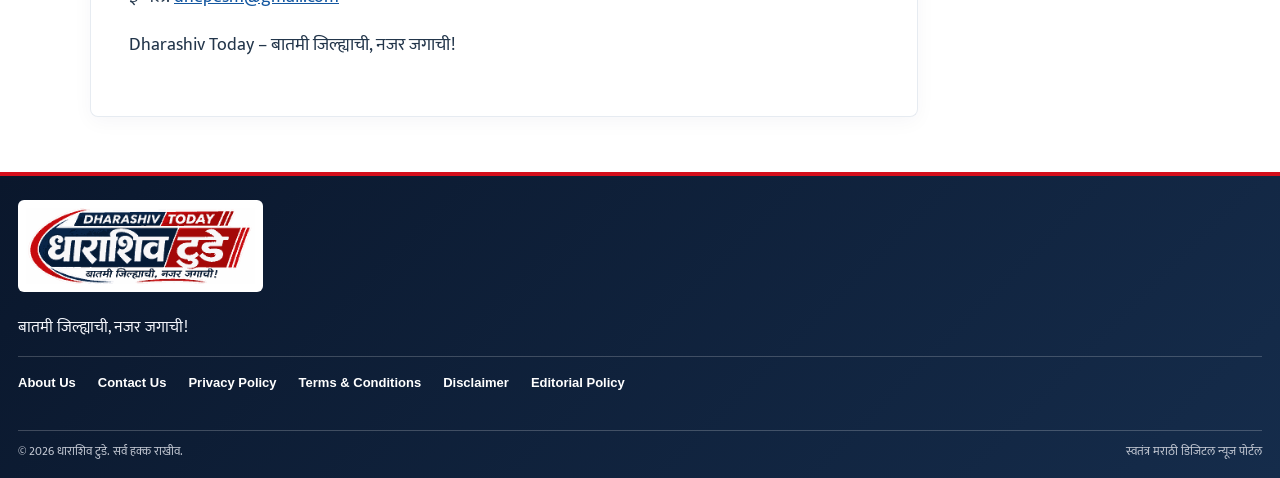
<file: DharashivToday/disclaimer/index.html>
<!doctype html>
<html lang="mr"><head><meta charset="utf-8"><meta name="viewport" content="width=device-width,initial-scale=1"><title>Disclaimer | धाराशिव टुडे</title><meta name="description" content="अस्वीकरण – धाराशिव टूडे (Dharashiv Today)"><meta name="robots" content="index,follow"><link rel="canonical" href="https://dalalnama.com/DharashivToday/disclaimer/"><meta property="og:type" content="website"><meta property="og:title" content="Disclaimer | धाराशिव टुडे"><meta property="og:description" content="अस्वीकरण – धाराशिव टूडे (Dharashiv Today)"><meta property="og:url" content="https://dalalnama.com/DharashivToday/disclaimer/"><meta property="og:image" content="https://dalalnama.com/DharashivToday/assets/logo-original-hd.png"><link rel="icon" href="/DharashivToday/assets/favicon.svg" type="image/svg+xml"><link rel="preconnect" href="https://fonts.googleapis.com"><link rel="preconnect" href="https://fonts.gstatic.com" crossorigin><link href="https://fonts.googleapis.com/css2?family=Mukta:wght@400;500;600;700;800&display=swap" rel="stylesheet"><link rel="stylesheet" href="/DharashivToday/assets/site.css?v=12"><link rel="stylesheet" href="/DharashivToday/assets/info-pages.css?v=1"></head>
<body><header class="header"><div class="site-container header-in"><a class="brand" href="/DharashivToday/" aria-label="Dharashiv Today home"><img src="/DharashivToday/assets/logo-original-hd.png" alt="धाराशिव टुडे" onerror="this.onerror=null;this.src='/DharashivToday/assets/logo.svg'"></a><a class="dt-info-home" href="/DharashivToday/">← मुख्यपृष्ठ</a></div></header><main class="site-container"><nav class="dt-info-breadcrumb" aria-label="Breadcrumb"><a href="/DharashivToday/">मुख्यपृष्ठ</a> / Disclaimer</nav><div class="dt-info-shell"><article class="dt-info-card"><h1>Disclaimer</h1><p class="dt-info-subtitle">अस्वीकरण</p><p>धाराशिव टूडे (Dharashiv Today) या वेबसाइटवर प्रकाशित होणारी माहिती वाचकांना बातम्या, माहिती आणि जनजागृतीच्या उद्देशाने उपलब्ध करून दिली जाते.</p>
<h2>1. बातम्या आणि माहिती</h2>
<p>वेबसाइटवरील बातम्या, लेख, विश्लेषण आणि अन्य माहिती उपलब्ध स्रोत, अधिकृत निवेदने, प्रत्यक्ष माहिती आणि संपादकीय पडताळणीच्या आधारे प्रकाशित केली जाते.</p>
<p>माहिती शक्य तितकी अचूक आणि अद्ययावत ठेवण्याचा प्रयत्न केला जातो. तथापि, प्रत्येक माहिती पूर्णपणे अचूक, संपूर्ण किंवा अद्ययावत असल्याची हमी देता येत नाही.</p>
<h2>2. मत आणि विश्लेषण</h2>
<p>वेबसाइटवरील संपादकीय, लेख, मुलाखती आणि विश्लेषण यामधील मते संबंधित लेखकांची असू शकतात. ती प्रत्येक वेळी धाराशिव टूडेची अधिकृत भूमिका असेलच असे नाही.</p>
<h2>3. आरोप आणि दावे</h2>
<p>गुन्हेगारी, राजकीय किंवा अन्य वादग्रस्त प्रकरणांमधील आरोप आणि दावे हे संबंधित व्यक्ती किंवा यंत्रणांनी मांडलेल्या माहितीच्या आधारे प्रसिद्ध केले जाऊ शकतात.</p>
<p>आरोप सिद्ध होईपर्यंत संबंधित व्यक्तीला कायद्यानुसार निर्दोष मानण्याचे तत्त्व आम्ही मानतो.</p>
<h2>4. आर्थिक, आरोग्य आणि कायदेशीर माहिती</h2>
<p>वेबसाइटवरील आर्थिक, आरोग्य, कायदेशीर किंवा शैक्षणिक माहिती ही सर्वसाधारण माहितीच्या उद्देशाने आहे. ती वैयक्तिक व्यावसायिक सल्ल्याचा पर्याय नाही.</p>
<p>अशा विषयांवरील निर्णय घेताना संबंधित तज्ज्ञांचा सल्ला घ्यावा.</p>
<h2>5. बाह्य वेबसाइट आणि जाहिराती</h2>
<p>वेबसाइटवरील बाह्य दुवे किंवा जाहिरातींमधील माहिती, उत्पादने आणि सेवांसाठी संबंधित तृतीय पक्ष जबाबदार असतील.</p>
<h2>6. तांत्रिक अडचणी</h2>
<p>वेबसाइटच्या तांत्रिक अडचणी, इंटरनेट सेवा खंडित होणे किंवा तृतीय पक्ष सेवांमधील बिघाडामुळे निर्माण होणाऱ्या अडचणी टाळण्यासाठी योग्य प्रयत्न केले जातील. मात्र, अखंड सेवा उपलब्ध राहण्याची हमी देता येत नाही.</p>
<h2>7. बातमीतील दुरुस्ती</h2>
<p>वेबसाइटवरील कोणत्याही बातमीमध्ये तथ्यात्मक चूक, अपूर्ण माहिती किंवा आक्षेपार्ह मजकूर आढळल्यास वाचकांनी संपादकीय विभागाशी संपर्क साधावा. योग्य पडताळणीनंतर आवश्यक दुरुस्ती किंवा स्पष्टीकरण दिले जाईल.</p>
<h2>8. संपर्क</h2>
<p>या अस्वीकरणासंबंधी प्रश्न किंवा सूचना असल्यास संपर्क साधा.</p>
<p>ई-मेल: <a href="mailto:dhepesm@gmail.com">dhepesm@gmail.com</a></p>
<p>Dharashiv Today – बातमी जिल्ह्याची, नजर जगाची!</p></article><aside class="dt-info-side"><h2>Information &amp; Policies</h2><nav aria-label="Information pages"><a href="/DharashivToday/about-us/">About Us</a><a href="/DharashivToday/contact-us/">Contact Us</a><a href="/DharashivToday/privacy-policy/">Privacy Policy</a><a href="/DharashivToday/terms-and-conditions/">Terms &amp; Conditions</a><a href="/DharashivToday/disclaimer/" aria-current="page">Disclaimer</a><a href="/DharashivToday/editorial-policy/">Editorial Policy</a></nav></aside></div></main><footer class="footer dt-info-footer"><div class="site-container"><a class="footer-logo" href="/DharashivToday/"><img src="/DharashivToday/assets/logo-original-hd.png" alt="धाराशिव टुडे" onerror="this.onerror=null;this.src='/DharashivToday/assets/logo.svg'"></a><p>बातमी जिल्ह्याची, नजर जगाची!</p><nav class="dt-policy-links" aria-label="Information and policies"><a href="/DharashivToday/about-us/">About Us</a><a href="/DharashivToday/contact-us/">Contact Us</a><a href="/DharashivToday/privacy-policy/">Privacy Policy</a><a href="/DharashivToday/terms-and-conditions/">Terms &amp; Conditions</a><a href="/DharashivToday/disclaimer/">Disclaimer</a><a href="/DharashivToday/editorial-policy/">Editorial Policy</a></nav></div><div class="site-container footer-bottom"><span>© 2026 धाराशिव टुडे. सर्व हक्क राखीव.</span><span>स्वतंत्र मराठी डिजिटल न्यूज पोर्टल</span></div></footer></body></html>
</file>
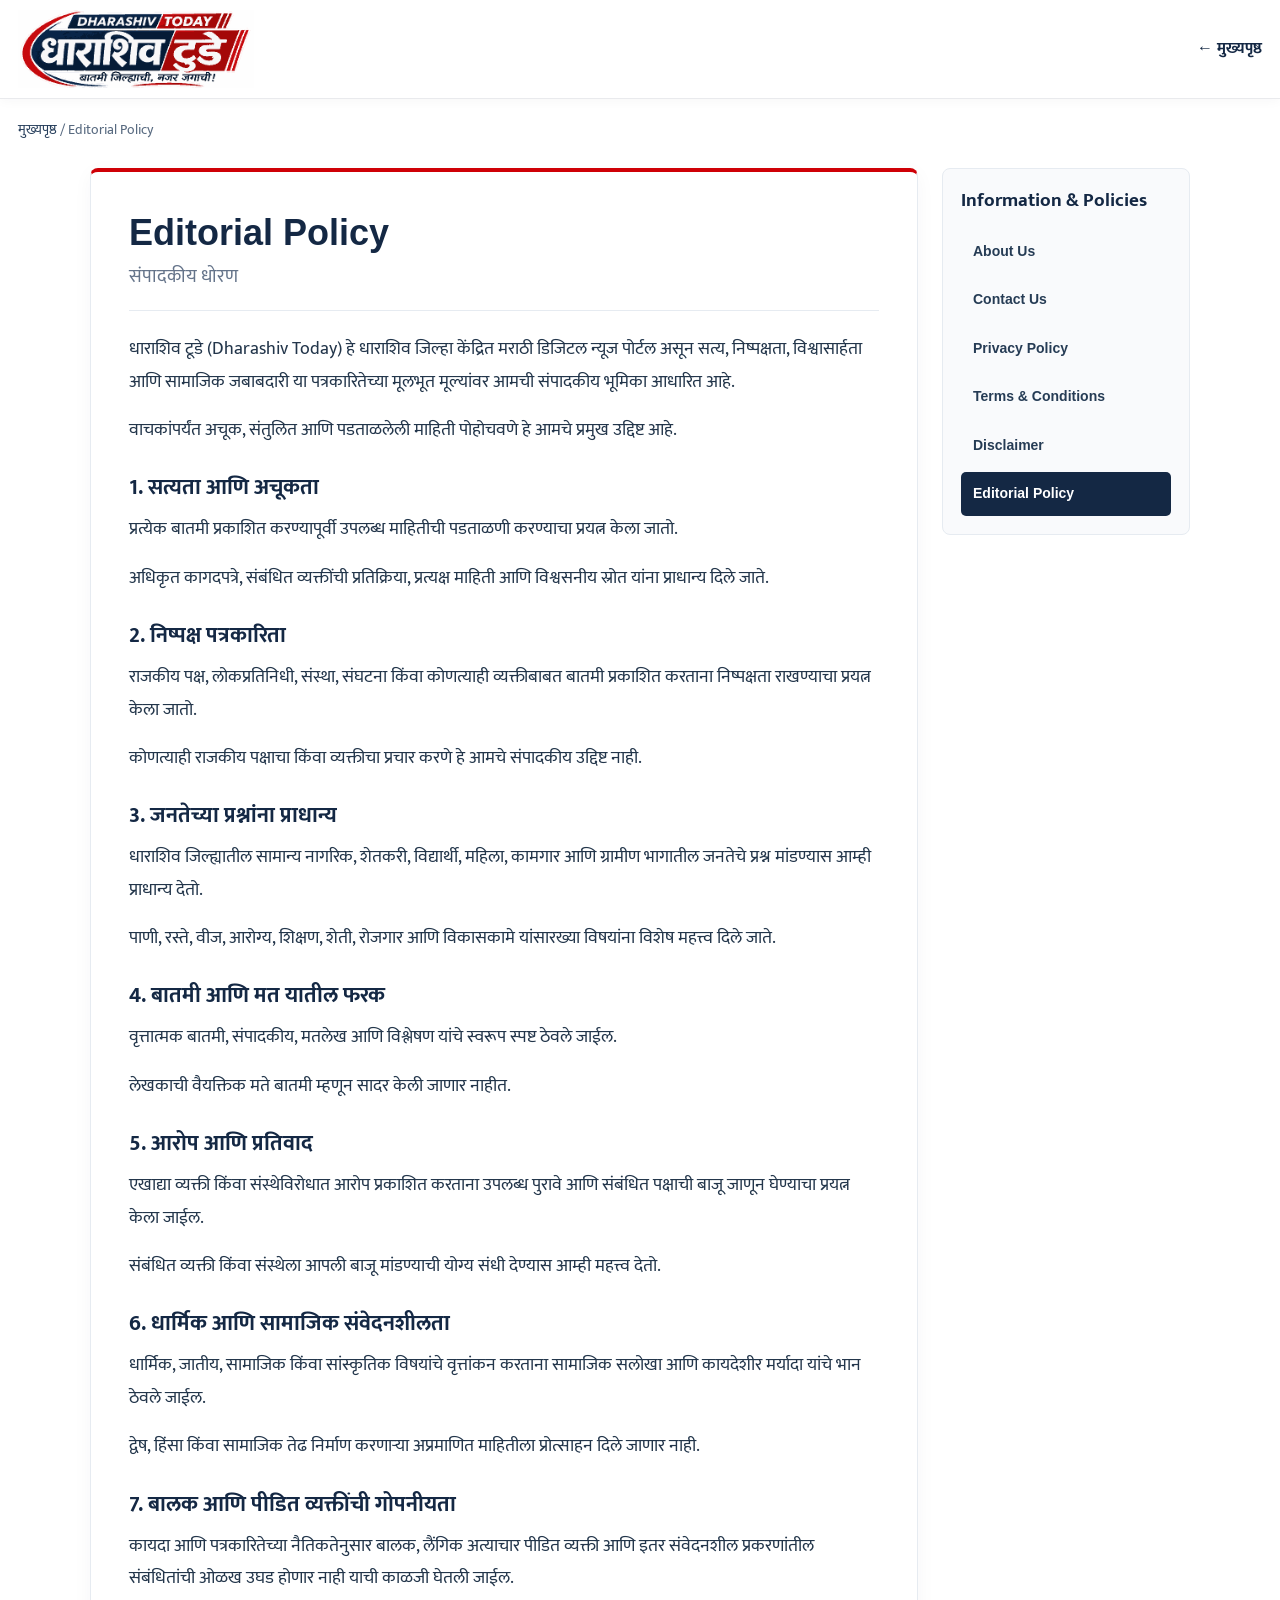
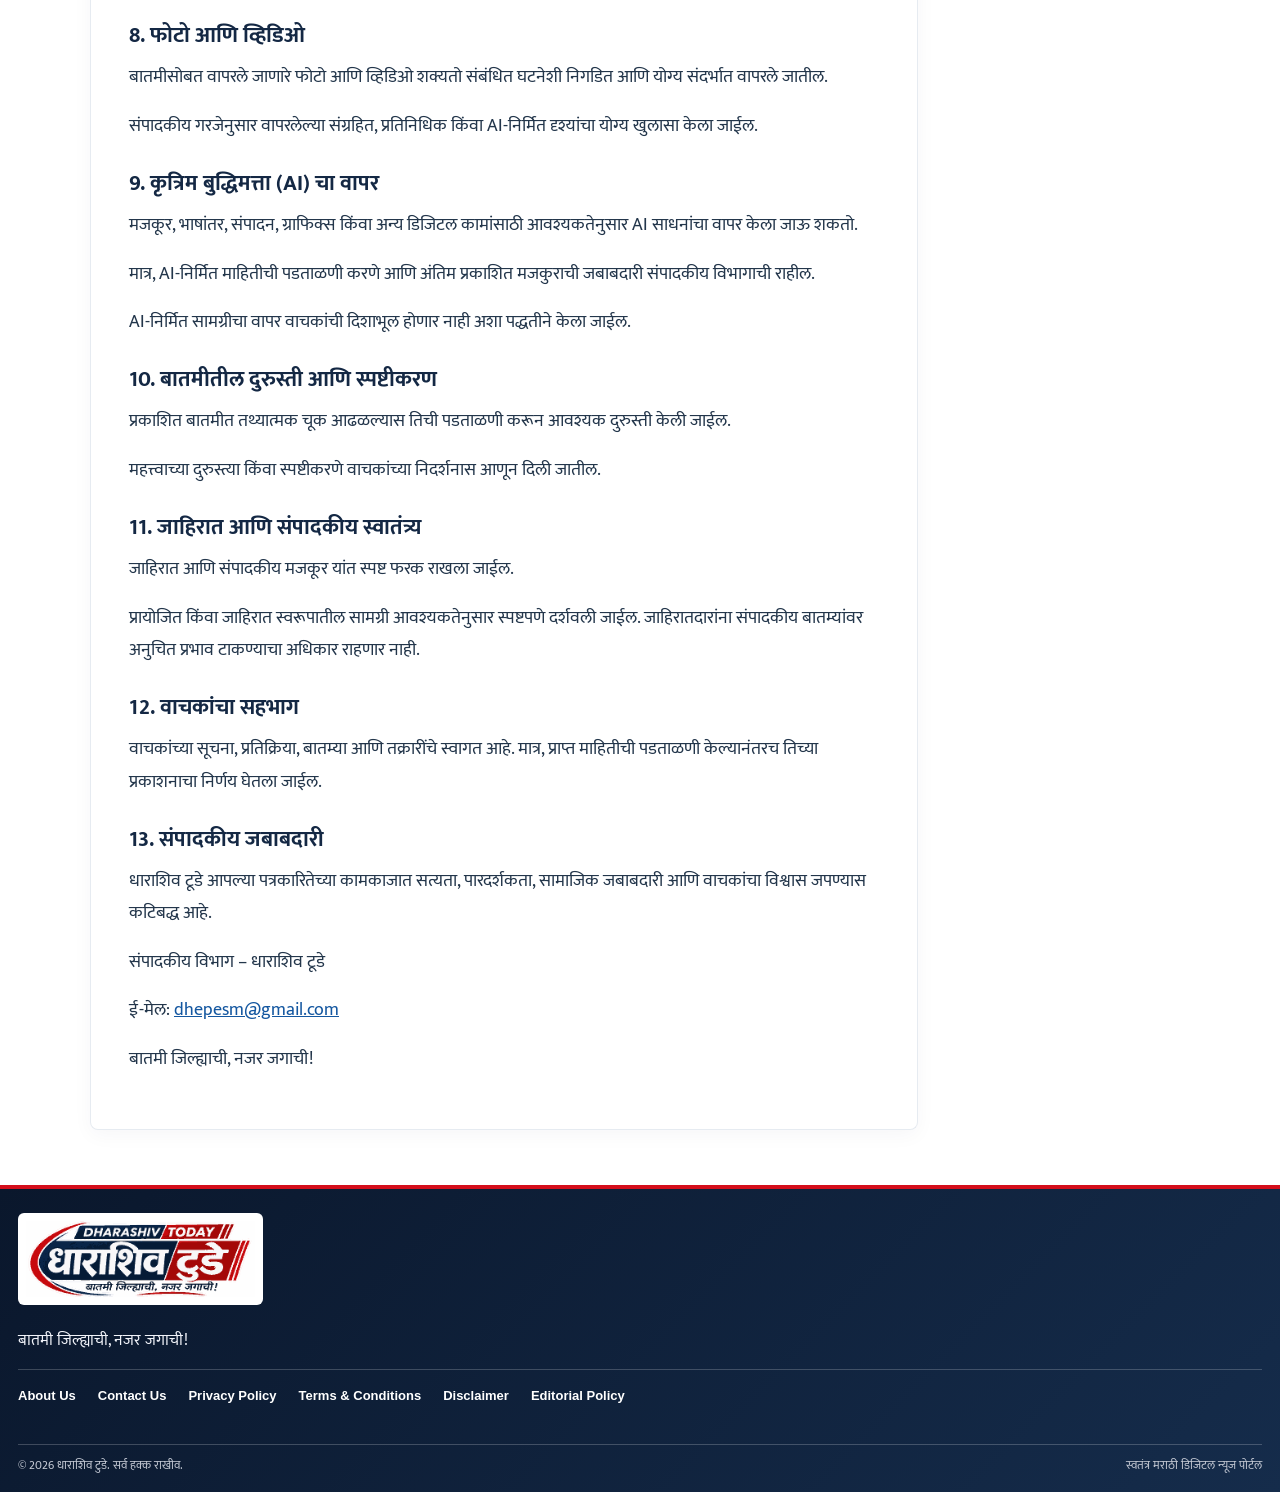
<file: DharashivToday/editorial-policy/index.html>
<!doctype html>
<html lang="mr"><head><meta charset="utf-8"><meta name="viewport" content="width=device-width,initial-scale=1"><title>Editorial Policy | धाराशिव टुडे</title><meta name="description" content="संपादकीय धोरण – धाराशिव टूडे (Dharashiv Today)"><meta name="robots" content="index,follow"><link rel="canonical" href="https://dalalnama.com/DharashivToday/editorial-policy/"><meta property="og:type" content="website"><meta property="og:title" content="Editorial Policy | धाराशिव टुडे"><meta property="og:description" content="संपादकीय धोरण – धाराशिव टूडे (Dharashiv Today)"><meta property="og:url" content="https://dalalnama.com/DharashivToday/editorial-policy/"><meta property="og:image" content="https://dalalnama.com/DharashivToday/assets/logo-original-hd.png"><link rel="icon" href="/DharashivToday/assets/favicon.svg" type="image/svg+xml"><link rel="preconnect" href="https://fonts.googleapis.com"><link rel="preconnect" href="https://fonts.gstatic.com" crossorigin><link href="https://fonts.googleapis.com/css2?family=Mukta:wght@400;500;600;700;800&display=swap" rel="stylesheet"><link rel="stylesheet" href="/DharashivToday/assets/site.css?v=12"><link rel="stylesheet" href="/DharashivToday/assets/info-pages.css?v=1"></head>
<body><header class="header"><div class="site-container header-in"><a class="brand" href="/DharashivToday/" aria-label="Dharashiv Today home"><img src="/DharashivToday/assets/logo-original-hd.png" alt="धाराशिव टुडे" onerror="this.onerror=null;this.src='/DharashivToday/assets/logo.svg'"></a><a class="dt-info-home" href="/DharashivToday/">← मुख्यपृष्ठ</a></div></header><main class="site-container"><nav class="dt-info-breadcrumb" aria-label="Breadcrumb"><a href="/DharashivToday/">मुख्यपृष्ठ</a> / Editorial Policy</nav><div class="dt-info-shell"><article class="dt-info-card"><h1>Editorial Policy</h1><p class="dt-info-subtitle">संपादकीय धोरण</p><p>धाराशिव टूडे (Dharashiv Today) हे धाराशिव जिल्हा केंद्रित मराठी डिजिटल न्यूज पोर्टल असून सत्य, निष्पक्षता, विश्वासार्हता आणि सामाजिक जबाबदारी या पत्रकारितेच्या मूलभूत मूल्यांवर आमची संपादकीय भूमिका आधारित आहे.</p>
<p>वाचकांपर्यंत अचूक, संतुलित आणि पडताळलेली माहिती पोहोचवणे हे आमचे प्रमुख उद्दिष्ट आहे.</p>
<h2>1. सत्यता आणि अचूकता</h2>
<p>प्रत्येक बातमी प्रकाशित करण्यापूर्वी उपलब्ध माहितीची पडताळणी करण्याचा प्रयत्न केला जातो.</p>
<p>अधिकृत कागदपत्रे, संबंधित व्यक्तींची प्रतिक्रिया, प्रत्यक्ष माहिती आणि विश्वसनीय स्रोत यांना प्राधान्य दिले जाते.</p>
<h2>2. निष्पक्ष पत्रकारिता</h2>
<p>राजकीय पक्ष, लोकप्रतिनिधी, संस्था, संघटना किंवा कोणत्याही व्यक्तीबाबत बातमी प्रकाशित करताना निष्पक्षता राखण्याचा प्रयत्न केला जातो.</p>
<p>कोणत्याही राजकीय पक्षाचा किंवा व्यक्तीचा प्रचार करणे हे आमचे संपादकीय उद्दिष्ट नाही.</p>
<h2>3. जनतेच्या प्रश्नांना प्राधान्य</h2>
<p>धाराशिव जिल्ह्यातील सामान्य नागरिक, शेतकरी, विद्यार्थी, महिला, कामगार आणि ग्रामीण भागातील जनतेचे प्रश्न मांडण्यास आम्ही प्राधान्य देतो.</p>
<p>पाणी, रस्ते, वीज, आरोग्य, शिक्षण, शेती, रोजगार आणि विकासकामे यांसारख्या विषयांना विशेष महत्त्व दिले जाते.</p>
<h2>4. बातमी आणि मत यातील फरक</h2>
<p>वृत्तात्मक बातमी, संपादकीय, मतलेख आणि विश्लेषण यांचे स्वरूप स्पष्ट ठेवले जाईल.</p>
<p>लेखकाची वैयक्तिक मते बातमी म्हणून सादर केली जाणार नाहीत.</p>
<h2>5. आरोप आणि प्रतिवाद</h2>
<p>एखाद्या व्यक्ती किंवा संस्थेविरोधात आरोप प्रकाशित करताना उपलब्ध पुरावे आणि संबंधित पक्षाची बाजू जाणून घेण्याचा प्रयत्न केला जाईल.</p>
<p>संबंधित व्यक्ती किंवा संस्थेला आपली बाजू मांडण्याची योग्य संधी देण्यास आम्ही महत्त्व देतो.</p>
<h2>6. धार्मिक आणि सामाजिक संवेदनशीलता</h2>
<p>धार्मिक, जातीय, सामाजिक किंवा सांस्कृतिक विषयांचे वृत्तांकन करताना सामाजिक सलोखा आणि कायदेशीर मर्यादा यांचे भान ठेवले जाईल.</p>
<p>द्वेष, हिंसा किंवा सामाजिक तेढ निर्माण करणाऱ्या अप्रमाणित माहितीला प्रोत्साहन दिले जाणार नाही.</p>
<h2>7. बालक आणि पीडित व्यक्तींची गोपनीयता</h2>
<p>कायदा आणि पत्रकारितेच्या नैतिकतेनुसार बालक, लैंगिक अत्याचार पीडित व्यक्ती आणि इतर संवेदनशील प्रकरणांतील संबंधितांची ओळख उघड होणार नाही याची काळजी घेतली जाईल.</p>
<h2>8. फोटो आणि व्हिडिओ</h2>
<p>बातमीसोबत वापरले जाणारे फोटो आणि व्हिडिओ शक्यतो संबंधित घटनेशी निगडित आणि योग्य संदर्भात वापरले जातील.</p>
<p>संपादकीय गरजेनुसार वापरलेल्या संग्रहित, प्रतिनिधिक किंवा AI-निर्मित दृश्यांचा योग्य खुलासा केला जाईल.</p>
<h2>9. कृत्रिम बुद्धिमत्ता (AI) चा वापर</h2>
<p>मजकूर, भाषांतर, संपादन, ग्राफिक्स किंवा अन्य डिजिटल कामांसाठी आवश्यकतेनुसार AI साधनांचा वापर केला जाऊ शकतो.</p>
<p>मात्र, AI-निर्मित माहितीची पडताळणी करणे आणि अंतिम प्रकाशित मजकुराची जबाबदारी संपादकीय विभागाची राहील.</p>
<p>AI-निर्मित सामग्रीचा वापर वाचकांची दिशाभूल होणार नाही अशा पद्धतीने केला जाईल.</p>
<h2>10. बातमीतील दुरुस्ती आणि स्पष्टीकरण</h2>
<p>प्रकाशित बातमीत तथ्यात्मक चूक आढळल्यास तिची पडताळणी करून आवश्यक दुरुस्ती केली जाईल.</p>
<p>महत्त्वाच्या दुरुस्त्या किंवा स्पष्टीकरणे वाचकांच्या निदर्शनास आणून दिली जातील.</p>
<h2>11. जाहिरात आणि संपादकीय स्वातंत्र्य</h2>
<p>जाहिरात आणि संपादकीय मजकूर यांत स्पष्ट फरक राखला जाईल.</p>
<p>प्रायोजित किंवा जाहिरात स्वरूपातील सामग्री आवश्यकतेनुसार स्पष्टपणे दर्शवली जाईल. जाहिरातदारांना संपादकीय बातम्यांवर अनुचित प्रभाव टाकण्याचा अधिकार राहणार नाही.</p>
<h2>12. वाचकांचा सहभाग</h2>
<p>वाचकांच्या सूचना, प्रतिक्रिया, बातम्या आणि तक्रारींचे स्वागत आहे. मात्र, प्राप्त माहितीची पडताळणी केल्यानंतरच तिच्या प्रकाशनाचा निर्णय घेतला जाईल.</p>
<h2>13. संपादकीय जबाबदारी</h2>
<p>धाराशिव टूडे आपल्या पत्रकारितेच्या कामकाजात सत्यता, पारदर्शकता, सामाजिक जबाबदारी आणि वाचकांचा विश्वास जपण्यास कटिबद्ध आहे.</p>
<p>संपादकीय विभाग – धाराशिव टूडे</p>
<p>ई-मेल: <a href="mailto:dhepesm@gmail.com">dhepesm@gmail.com</a></p>
<p>बातमी जिल्ह्याची, नजर जगाची!</p></article><aside class="dt-info-side"><h2>Information &amp; Policies</h2><nav aria-label="Information pages"><a href="/DharashivToday/about-us/">About Us</a><a href="/DharashivToday/contact-us/">Contact Us</a><a href="/DharashivToday/privacy-policy/">Privacy Policy</a><a href="/DharashivToday/terms-and-conditions/">Terms &amp; Conditions</a><a href="/DharashivToday/disclaimer/">Disclaimer</a><a href="/DharashivToday/editorial-policy/" aria-current="page">Editorial Policy</a></nav></aside></div></main><footer class="footer dt-info-footer"><div class="site-container"><a class="footer-logo" href="/DharashivToday/"><img src="/DharashivToday/assets/logo-original-hd.png" alt="धाराशिव टुडे" onerror="this.onerror=null;this.src='/DharashivToday/assets/logo.svg'"></a><p>बातमी जिल्ह्याची, नजर जगाची!</p><nav class="dt-policy-links" aria-label="Information and policies"><a href="/DharashivToday/about-us/">About Us</a><a href="/DharashivToday/contact-us/">Contact Us</a><a href="/DharashivToday/privacy-policy/">Privacy Policy</a><a href="/DharashivToday/terms-and-conditions/">Terms &amp; Conditions</a><a href="/DharashivToday/disclaimer/">Disclaimer</a><a href="/DharashivToday/editorial-policy/">Editorial Policy</a></nav></div><div class="site-container footer-bottom"><span>© 2026 धाराशिव टुडे. सर्व हक्क राखीव.</span><span>स्वतंत्र मराठी डिजिटल न्यूज पोर्टल</span></div></footer></body></html>
</file>
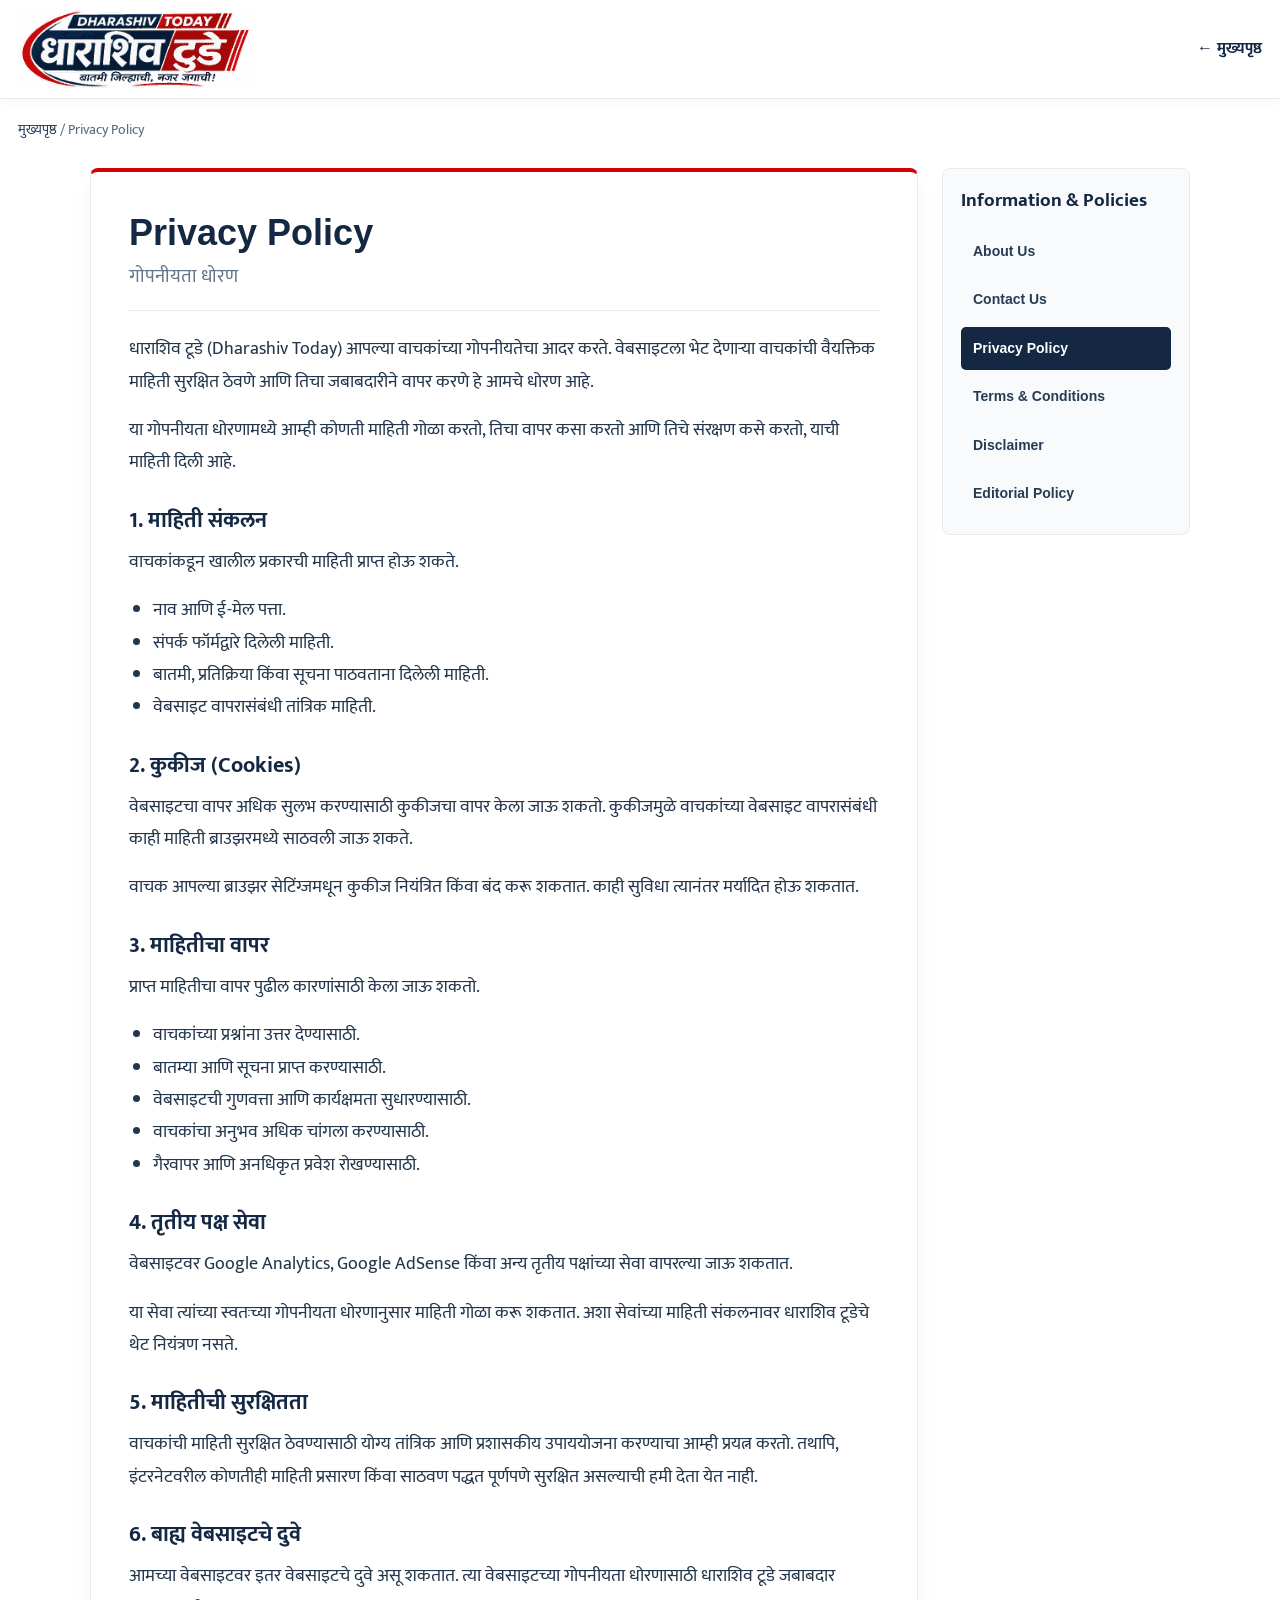
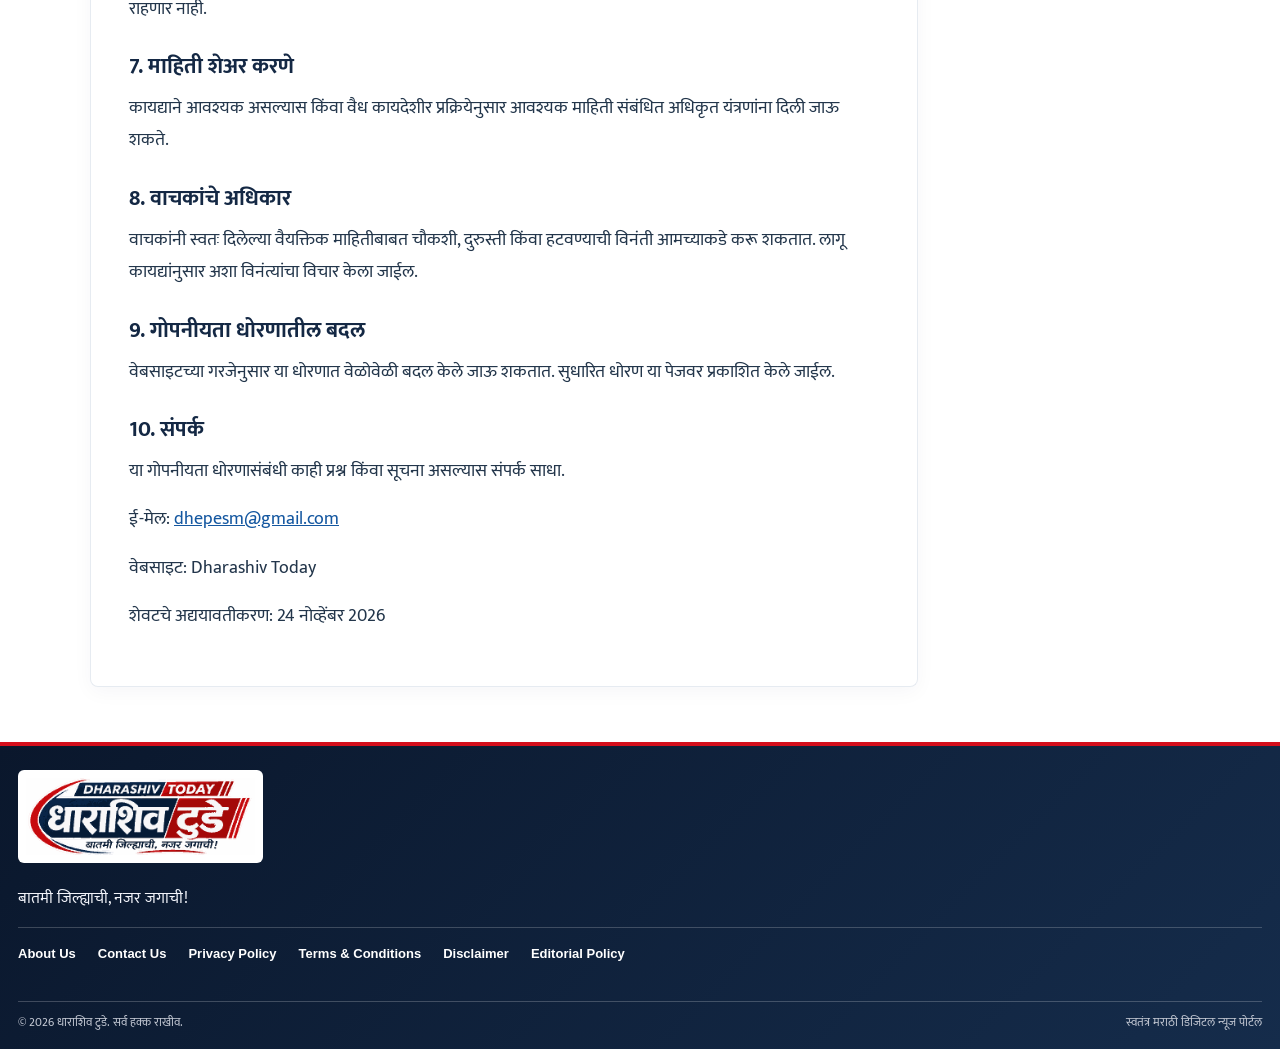
<file: DharashivToday/privacy-policy/index.html>
<!doctype html>
<html lang="mr"><head><meta charset="utf-8"><meta name="viewport" content="width=device-width,initial-scale=1"><title>Privacy Policy | धाराशिव टुडे</title><meta name="description" content="गोपनीयता धोरण – धाराशिव टूडे (Dharashiv Today)"><meta name="robots" content="index,follow"><link rel="canonical" href="https://dalalnama.com/DharashivToday/privacy-policy/"><meta property="og:type" content="website"><meta property="og:title" content="Privacy Policy | धाराशिव टुडे"><meta property="og:description" content="गोपनीयता धोरण – धाराशिव टूडे (Dharashiv Today)"><meta property="og:url" content="https://dalalnama.com/DharashivToday/privacy-policy/"><meta property="og:image" content="https://dalalnama.com/DharashivToday/assets/logo-original-hd.png"><link rel="icon" href="/DharashivToday/assets/favicon.svg" type="image/svg+xml"><link rel="preconnect" href="https://fonts.googleapis.com"><link rel="preconnect" href="https://fonts.gstatic.com" crossorigin><link href="https://fonts.googleapis.com/css2?family=Mukta:wght@400;500;600;700;800&display=swap" rel="stylesheet"><link rel="stylesheet" href="/DharashivToday/assets/site.css?v=12"><link rel="stylesheet" href="/DharashivToday/assets/info-pages.css?v=1"></head>
<body><header class="header"><div class="site-container header-in"><a class="brand" href="/DharashivToday/" aria-label="Dharashiv Today home"><img src="/DharashivToday/assets/logo-original-hd.png" alt="धाराशिव टुडे" onerror="this.onerror=null;this.src='/DharashivToday/assets/logo.svg'"></a><a class="dt-info-home" href="/DharashivToday/">← मुख्यपृष्ठ</a></div></header><main class="site-container"><nav class="dt-info-breadcrumb" aria-label="Breadcrumb"><a href="/DharashivToday/">मुख्यपृष्ठ</a> / Privacy Policy</nav><div class="dt-info-shell"><article class="dt-info-card"><h1>Privacy Policy</h1><p class="dt-info-subtitle">गोपनीयता धोरण</p><p>धाराशिव टूडे (Dharashiv Today) आपल्या वाचकांच्या गोपनीयतेचा आदर करते. वेबसाइटला भेट देणाऱ्या वाचकांची वैयक्तिक माहिती सुरक्षित ठेवणे आणि तिचा जबाबदारीने वापर करणे हे आमचे धोरण आहे.</p>
<p>या गोपनीयता धोरणामध्ये आम्ही कोणती माहिती गोळा करतो, तिचा वापर कसा करतो आणि तिचे संरक्षण कसे करतो, याची माहिती दिली आहे.</p>
<h2>1. माहिती संकलन</h2>
<p>वाचकांकडून खालील प्रकारची माहिती प्राप्त होऊ शकते.</p>
<ul>
<li>नाव आणि ई-मेल पत्ता.</li>
<li>संपर्क फॉर्मद्वारे दिलेली माहिती.</li>
<li>बातमी, प्रतिक्रिया किंवा सूचना पाठवताना दिलेली माहिती.</li>
<li>वेबसाइट वापरासंबंधी तांत्रिक माहिती.</li>
</ul>
<h2>2. कुकीज (Cookies)</h2>
<p>वेबसाइटचा वापर अधिक सुलभ करण्यासाठी कुकीजचा वापर केला जाऊ शकतो. कुकीजमुळे वाचकांच्या वेबसाइट वापरासंबंधी काही माहिती ब्राउझरमध्ये साठवली जाऊ शकते.</p>
<p>वाचक आपल्या ब्राउझर सेटिंग्जमधून कुकीज नियंत्रित किंवा बंद करू शकतात. काही सुविधा त्यानंतर मर्यादित होऊ शकतात.</p>
<h2>3. माहितीचा वापर</h2>
<p>प्राप्त माहितीचा वापर पुढील कारणांसाठी केला जाऊ शकतो.</p>
<ul>
<li>वाचकांच्या प्रश्नांना उत्तर देण्यासाठी.</li>
<li>बातम्या आणि सूचना प्राप्त करण्यासाठी.</li>
<li>वेबसाइटची गुणवत्ता आणि कार्यक्षमता सुधारण्यासाठी.</li>
<li>वाचकांचा अनुभव अधिक चांगला करण्यासाठी.</li>
<li>गैरवापर आणि अनधिकृत प्रवेश रोखण्यासाठी.</li>
</ul>
<h2>4. तृतीय पक्ष सेवा</h2>
<p>वेबसाइटवर Google Analytics, Google AdSense किंवा अन्य तृतीय पक्षांच्या सेवा वापरल्या जाऊ शकतात.</p>
<p>या सेवा त्यांच्या स्वतःच्या गोपनीयता धोरणानुसार माहिती गोळा करू शकतात. अशा सेवांच्या माहिती संकलनावर धाराशिव टूडेचे थेट नियंत्रण नसते.</p>
<h2>5. माहितीची सुरक्षितता</h2>
<p>वाचकांची माहिती सुरक्षित ठेवण्यासाठी योग्य तांत्रिक आणि प्रशासकीय उपाययोजना करण्याचा आम्ही प्रयत्न करतो. तथापि, इंटरनेटवरील कोणतीही माहिती प्रसारण किंवा साठवण पद्धत पूर्णपणे सुरक्षित असल्याची हमी देता येत नाही.</p>
<h2>6. बाह्य वेबसाइटचे दुवे</h2>
<p>आमच्या वेबसाइटवर इतर वेबसाइटचे दुवे असू शकतात. त्या वेबसाइटच्या गोपनीयता धोरणासाठी धाराशिव टूडे जबाबदार राहणार नाही.</p>
<h2>7. माहिती शेअर करणे</h2>
<p>कायद्याने आवश्यक असल्यास किंवा वैध कायदेशीर प्रक्रियेनुसार आवश्यक माहिती संबंधित अधिकृत यंत्रणांना दिली जाऊ शकते.</p>
<h2>8. वाचकांचे अधिकार</h2>
<p>वाचकांनी स्वतः दिलेल्या वैयक्तिक माहितीबाबत चौकशी, दुरुस्ती किंवा हटवण्याची विनंती आमच्याकडे करू शकतात. लागू कायद्यांनुसार अशा विनंत्यांचा विचार केला जाईल.</p>
<h2>9. गोपनीयता धोरणातील बदल</h2>
<p>वेबसाइटच्या गरजेनुसार या धोरणात वेळोवेळी बदल केले जाऊ शकतात. सुधारित धोरण या पेजवर प्रकाशित केले जाईल.</p>
<h2>10. संपर्क</h2>
<p>या गोपनीयता धोरणासंबंधी काही प्रश्न किंवा सूचना असल्यास संपर्क साधा.</p>
<p>ई-मेल: <a href="mailto:dhepesm@gmail.com">dhepesm@gmail.com</a></p>
<p>वेबसाइट: Dharashiv Today</p>
<p>शेवटचे अद्ययावतीकरण: 24 नोव्हेंबर 2026</p></article><aside class="dt-info-side"><h2>Information &amp; Policies</h2><nav aria-label="Information pages"><a href="/DharashivToday/about-us/">About Us</a><a href="/DharashivToday/contact-us/">Contact Us</a><a href="/DharashivToday/privacy-policy/" aria-current="page">Privacy Policy</a><a href="/DharashivToday/terms-and-conditions/">Terms &amp; Conditions</a><a href="/DharashivToday/disclaimer/">Disclaimer</a><a href="/DharashivToday/editorial-policy/">Editorial Policy</a></nav></aside></div></main><footer class="footer dt-info-footer"><div class="site-container"><a class="footer-logo" href="/DharashivToday/"><img src="/DharashivToday/assets/logo-original-hd.png" alt="धाराशिव टुडे" onerror="this.onerror=null;this.src='/DharashivToday/assets/logo.svg'"></a><p>बातमी जिल्ह्याची, नजर जगाची!</p><nav class="dt-policy-links" aria-label="Information and policies"><a href="/DharashivToday/about-us/">About Us</a><a href="/DharashivToday/contact-us/">Contact Us</a><a href="/DharashivToday/privacy-policy/">Privacy Policy</a><a href="/DharashivToday/terms-and-conditions/">Terms &amp; Conditions</a><a href="/DharashivToday/disclaimer/">Disclaimer</a><a href="/DharashivToday/editorial-policy/">Editorial Policy</a></nav></div><div class="site-container footer-bottom"><span>© 2026 धाराशिव टुडे. सर्व हक्क राखीव.</span><span>स्वतंत्र मराठी डिजिटल न्यूज पोर्टल</span></div></footer></body></html>
</file>
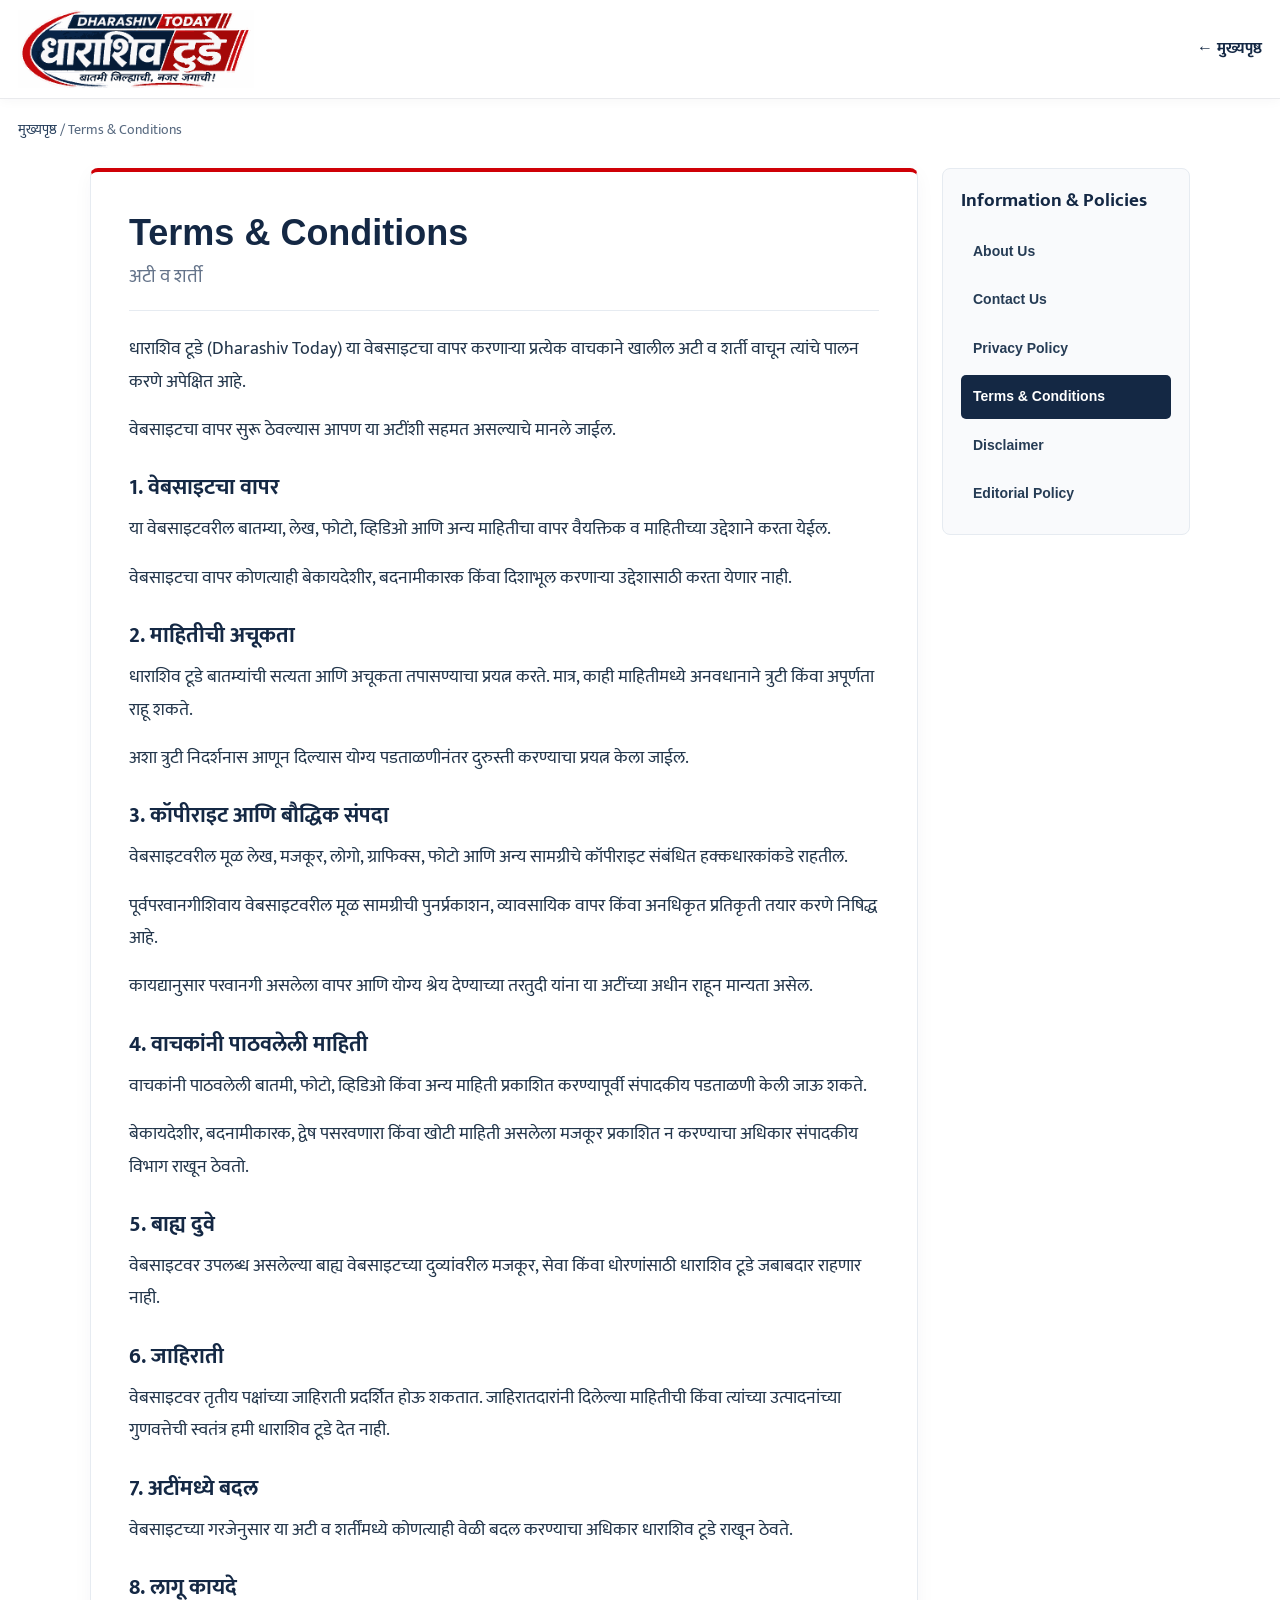
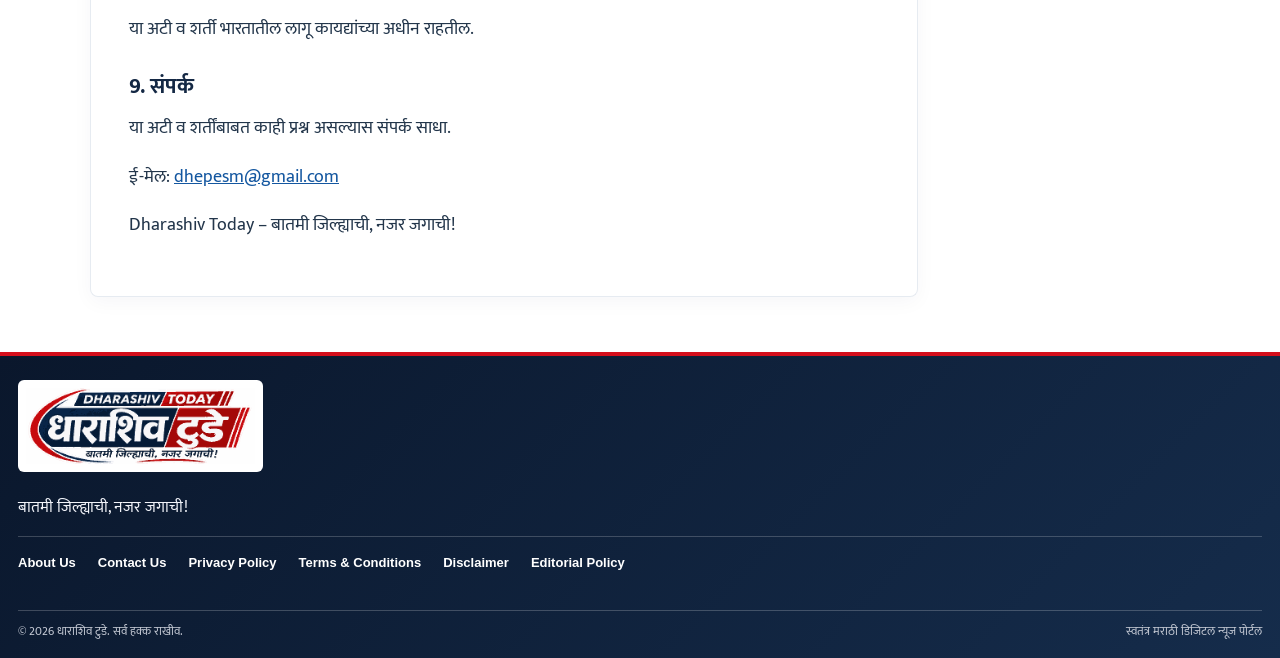
<file: DharashivToday/terms-and-conditions/index.html>
<!doctype html>
<html lang="mr"><head><meta charset="utf-8"><meta name="viewport" content="width=device-width,initial-scale=1"><title>Terms &amp; Conditions | धाराशिव टुडे</title><meta name="description" content="अटी व शर्ती – धाराशिव टूडे (Dharashiv Today)"><meta name="robots" content="index,follow"><link rel="canonical" href="https://dalalnama.com/DharashivToday/terms-and-conditions/"><meta property="og:type" content="website"><meta property="og:title" content="Terms &amp; Conditions | धाराशिव टुडे"><meta property="og:description" content="अटी व शर्ती – धाराशिव टूडे (Dharashiv Today)"><meta property="og:url" content="https://dalalnama.com/DharashivToday/terms-and-conditions/"><meta property="og:image" content="https://dalalnama.com/DharashivToday/assets/logo-original-hd.png"><link rel="icon" href="/DharashivToday/assets/favicon.svg" type="image/svg+xml"><link rel="preconnect" href="https://fonts.googleapis.com"><link rel="preconnect" href="https://fonts.gstatic.com" crossorigin><link href="https://fonts.googleapis.com/css2?family=Mukta:wght@400;500;600;700;800&display=swap" rel="stylesheet"><link rel="stylesheet" href="/DharashivToday/assets/site.css?v=12"><link rel="stylesheet" href="/DharashivToday/assets/info-pages.css?v=1"></head>
<body><header class="header"><div class="site-container header-in"><a class="brand" href="/DharashivToday/" aria-label="Dharashiv Today home"><img src="/DharashivToday/assets/logo-original-hd.png" alt="धाराशिव टुडे" onerror="this.onerror=null;this.src='/DharashivToday/assets/logo.svg'"></a><a class="dt-info-home" href="/DharashivToday/">← मुख्यपृष्ठ</a></div></header><main class="site-container"><nav class="dt-info-breadcrumb" aria-label="Breadcrumb"><a href="/DharashivToday/">मुख्यपृष्ठ</a> / Terms &amp; Conditions</nav><div class="dt-info-shell"><article class="dt-info-card"><h1>Terms &amp; Conditions</h1><p class="dt-info-subtitle">अटी व शर्ती</p><p>धाराशिव टूडे (Dharashiv Today) या वेबसाइटचा वापर करणाऱ्या प्रत्येक वाचकाने खालील अटी व शर्ती वाचून त्यांचे पालन करणे अपेक्षित आहे.</p>
<p>वेबसाइटचा वापर सुरू ठेवल्यास आपण या अटींशी सहमत असल्याचे मानले जाईल.</p>
<h2>1. वेबसाइटचा वापर</h2>
<p>या वेबसाइटवरील बातम्या, लेख, फोटो, व्हिडिओ आणि अन्य माहितीचा वापर वैयक्तिक व माहितीच्या उद्देशाने करता येईल.</p>
<p>वेबसाइटचा वापर कोणत्याही बेकायदेशीर, बदनामीकारक किंवा दिशाभूल करणाऱ्या उद्देशासाठी करता येणार नाही.</p>
<h2>2. माहितीची अचूकता</h2>
<p>धाराशिव टूडे बातम्यांची सत्यता आणि अचूकता तपासण्याचा प्रयत्न करते. मात्र, काही माहितीमध्ये अनवधानाने त्रुटी किंवा अपूर्णता राहू शकते.</p>
<p>अशा त्रुटी निदर्शनास आणून दिल्यास योग्य पडताळणीनंतर दुरुस्ती करण्याचा प्रयत्न केला जाईल.</p>
<h2>3. कॉपीराइट आणि बौद्धिक संपदा</h2>
<p>वेबसाइटवरील मूळ लेख, मजकूर, लोगो, ग्राफिक्स, फोटो आणि अन्य सामग्रीचे कॉपीराइट संबंधित हक्कधारकांकडे राहतील.</p>
<p>पूर्वपरवानगीशिवाय वेबसाइटवरील मूळ सामग्रीची पुनर्प्रकाशन, व्यावसायिक वापर किंवा अनधिकृत प्रतिकृती तयार करणे निषिद्ध आहे.</p>
<p>कायद्यानुसार परवानगी असलेला वापर आणि योग्य श्रेय देण्याच्या तरतुदी यांना या अटींच्या अधीन राहून मान्यता असेल.</p>
<h2>4. वाचकांनी पाठवलेली माहिती</h2>
<p>वाचकांनी पाठवलेली बातमी, फोटो, व्हिडिओ किंवा अन्य माहिती प्रकाशित करण्यापूर्वी संपादकीय पडताळणी केली जाऊ शकते.</p>
<p>बेकायदेशीर, बदनामीकारक, द्वेष पसरवणारा किंवा खोटी माहिती असलेला मजकूर प्रकाशित न करण्याचा अधिकार संपादकीय विभाग राखून ठेवतो.</p>
<h2>5. बाह्य दुवे</h2>
<p>वेबसाइटवर उपलब्ध असलेल्या बाह्य वेबसाइटच्या दुव्यांवरील मजकूर, सेवा किंवा धोरणांसाठी धाराशिव टूडे जबाबदार राहणार नाही.</p>
<h2>6. जाहिराती</h2>
<p>वेबसाइटवर तृतीय पक्षांच्या जाहिराती प्रदर्शित होऊ शकतात. जाहिरातदारांनी दिलेल्या माहितीची किंवा त्यांच्या उत्पादनांच्या गुणवत्तेची स्वतंत्र हमी धाराशिव टूडे देत नाही.</p>
<h2>7. अटींमध्ये बदल</h2>
<p>वेबसाइटच्या गरजेनुसार या अटी व शर्तींमध्ये कोणत्याही वेळी बदल करण्याचा अधिकार धाराशिव टूडे राखून ठेवते.</p>
<h2>8. लागू कायदे</h2>
<p>या अटी व शर्ती भारतातील लागू कायद्यांच्या अधीन राहतील.</p>
<h2>9. संपर्क</h2>
<p>या अटी व शर्तींबाबत काही प्रश्न असल्यास संपर्क साधा.</p>
<p>ई-मेल: <a href="mailto:dhepesm@gmail.com">dhepesm@gmail.com</a></p>
<p>Dharashiv Today – बातमी जिल्ह्याची, नजर जगाची!</p></article><aside class="dt-info-side"><h2>Information &amp; Policies</h2><nav aria-label="Information pages"><a href="/DharashivToday/about-us/">About Us</a><a href="/DharashivToday/contact-us/">Contact Us</a><a href="/DharashivToday/privacy-policy/">Privacy Policy</a><a href="/DharashivToday/terms-and-conditions/" aria-current="page">Terms &amp; Conditions</a><a href="/DharashivToday/disclaimer/">Disclaimer</a><a href="/DharashivToday/editorial-policy/">Editorial Policy</a></nav></aside></div></main><footer class="footer dt-info-footer"><div class="site-container"><a class="footer-logo" href="/DharashivToday/"><img src="/DharashivToday/assets/logo-original-hd.png" alt="धाराशिव टुडे" onerror="this.onerror=null;this.src='/DharashivToday/assets/logo.svg'"></a><p>बातमी जिल्ह्याची, नजर जगाची!</p><nav class="dt-policy-links" aria-label="Information and policies"><a href="/DharashivToday/about-us/">About Us</a><a href="/DharashivToday/contact-us/">Contact Us</a><a href="/DharashivToday/privacy-policy/">Privacy Policy</a><a href="/DharashivToday/terms-and-conditions/">Terms &amp; Conditions</a><a href="/DharashivToday/disclaimer/">Disclaimer</a><a href="/DharashivToday/editorial-policy/">Editorial Policy</a></nav></div><div class="site-container footer-bottom"><span>© 2026 धाराशिव टुडे. सर्व हक्क राखीव.</span><span>स्वतंत्र मराठी डिजिटल न्यूज पोर्टल</span></div></footer></body></html>
</file>
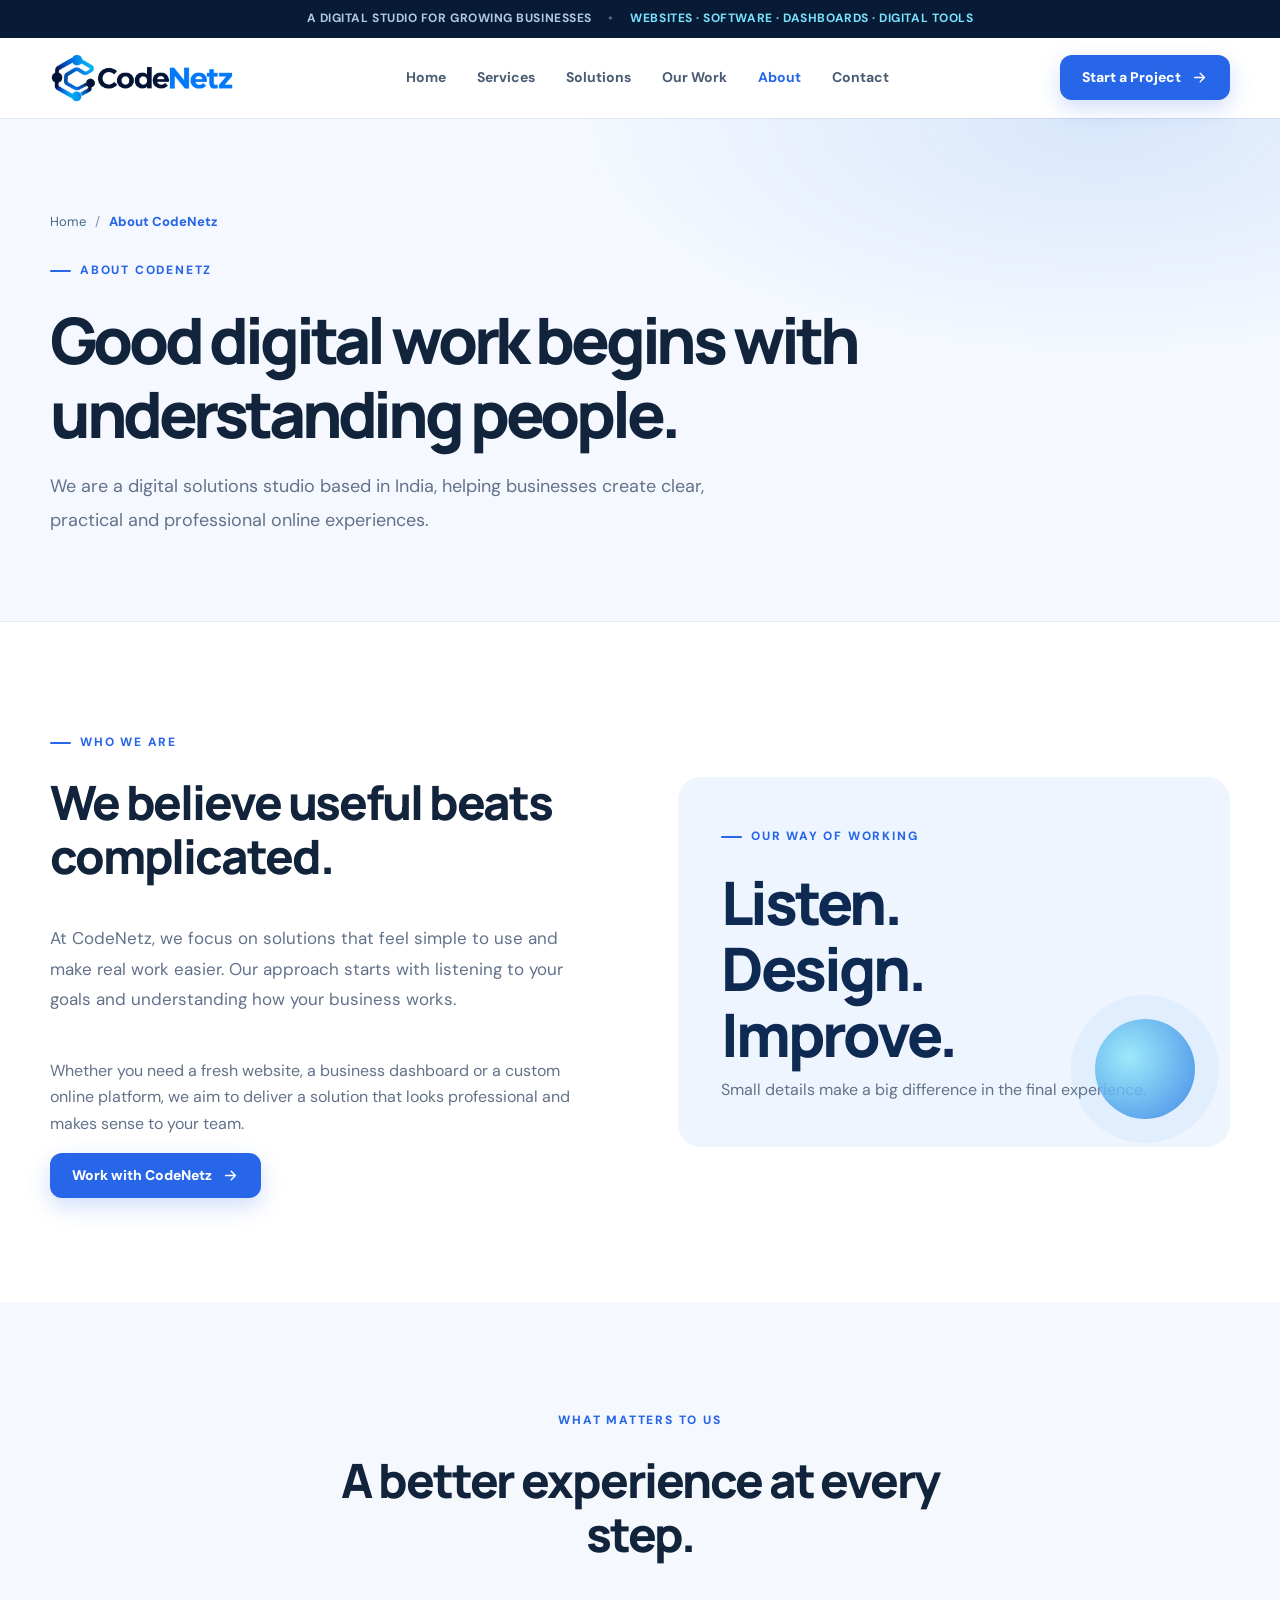
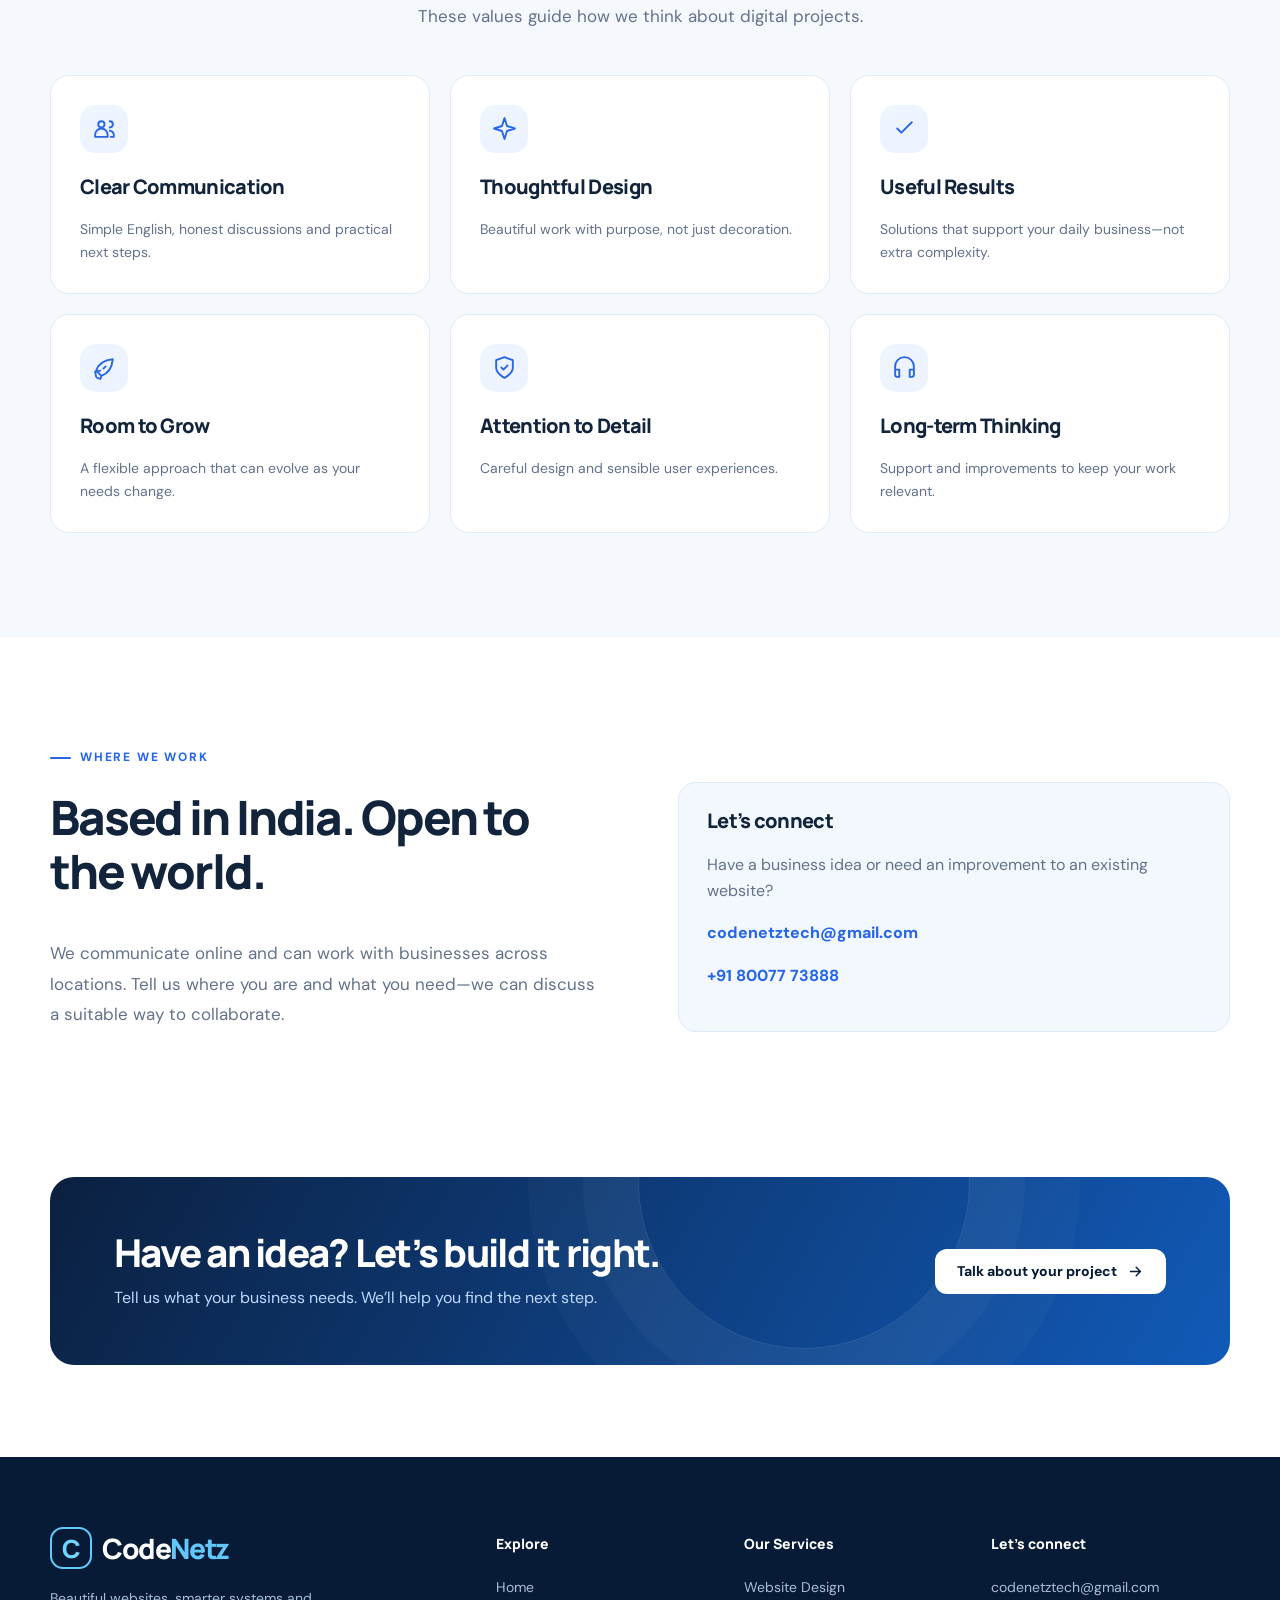
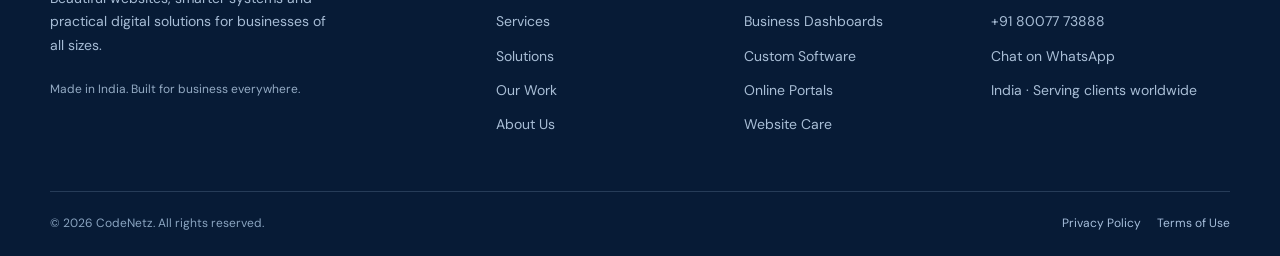
<file: CodeNetz/about.html>
<!doctype html><html lang="en"><head><meta charset="utf-8"><meta name="viewport" content="width=device-width, initial-scale=1"><title>About Us | CodeNetz</title><meta name="description" content="Learn about CodeNetz, a digital solutions studio based in India offering thoughtful website design and practical business software."><meta name="theme-color" content="#071b36"><meta property="og:type" content="website"><meta property="og:site_name" content="CodeNetz"><meta property="og:title" content="About Us | CodeNetz"><meta property="og:description" content="Learn about CodeNetz, a digital solutions studio based in India offering thoughtful website design and practical business software."><meta property="og:image" content="https://codenetz.cc.cd/assets/og-cover.png"><meta name="twitter:card" content="summary_large_image"><link rel="icon" href="assets/favicon.svg" type="image/svg+xml"><link rel="apple-touch-icon" href="assets/apple-touch-icon.png"><link rel="stylesheet" href="assets/styles.css"><script defer src="assets/script.js"></script></head><body><a href="#main" class="skip">Skip to content</a><div class="topline">A DIGITAL STUDIO FOR GROWING BUSINESSES <span>•</span> <b>WEBSITES · SOFTWARE · DASHBOARDS · DIGITAL TOOLS</b></div>
<header class="site-header"><div class="wrap nav-wrap"><a class="brand" href="index.html" aria-label="CodeNetz home"><img src="assets/codenetz-logo.png" alt="CodeNetz" width="184" height="52"></a><nav class="nav-links" id="main-nav" aria-label="Main navigation"><a href="index.html" class="" >Home</a><a href="services.html" class="" >Services</a><a href="solutions.html" class="" >Solutions</a><a href="work.html" class="" >Our Work</a><a href="about.html" class="active" aria-current="page">About</a><a href="contact.html" class="" >Contact</a></nav><div class="nav-actions"><a class="btn btn-primary" href="contact.html">Start a Project <svg  viewBox="0 0 24 24" aria-hidden="true" fill="none" stroke="currentColor" stroke-width="2" stroke-linecap="round" stroke-linejoin="round"><path d="M5 12h14m-6-6 6 6-6 6"/></svg></a><button id="menu-toggle" class="mobile-toggle" aria-label="Open menu" aria-expanded="false" aria-controls="main-nav"><svg  viewBox="0 0 24 24" aria-hidden="true" fill="none" stroke="currentColor" stroke-width="2" stroke-linecap="round" stroke-linejoin="round"><path d="M4 7h16M4 12h16M4 17h16"/></svg></button></div></div></header><main id="main"><section class="page-hero"><div class="wrap"><div class="breadcrumbs"><a href="index.html">Home</a> / <span>About CodeNetz</span></div><div class="eyebrow">About CodeNetz</div><h1>Good digital work begins with understanding people.</h1><p>We are a digital solutions studio based in India, helping businesses create clear, practical and professional online experiences.</p></div></section><section class="section"><div class="wrap split"><div><div class="section-head "><div class="eyebrow">Who we are</div><h2>We believe useful beats complicated.</h2><p>At CodeNetz, we focus on solutions that feel simple to use and make real work easier. Our approach starts with listening to your goals and understanding how your business works.</p></div><p>Whether you need a fresh website, a business dashboard or a custom online platform, we aim to deliver a solution that looks professional and makes sense to your team.</p><a class="btn btn-primary" href="contact.html">Work with CodeNetz <svg  viewBox="0 0 24 24" aria-hidden="true" fill="none" stroke="currentColor" stroke-width="2" stroke-linecap="round" stroke-linejoin="round"><path d="M5 12h14m-6-6 6 6-6 6"/></svg></a></div><div class="about-panel"><div class="eyebrow">OUR WAY OF WORKING</div><div class="big">Listen.<br>Design.<br>Improve.</div><p>Small details make a big difference in the final experience.</p><div class="orb"></div></div></div></section><section class="section alt"><div class="wrap"><div class="section-head center"><div class="eyebrow">What matters to us</div><h2>A better experience at every step.</h2><p>These values guide how we think about digital projects.</p></div><div class="value-grid"><article class="value-card reveal"><div class="ic"><svg  viewBox="0 0 24 24" aria-hidden="true" fill="none" stroke="currentColor" stroke-width="2" stroke-linecap="round" stroke-linejoin="round"><circle cx="9" cy="8" r="3"/><path d="M3 20v-2a6 6 0 0 1 12 0v2H3ZM17 5a3 3 0 0 1 0 6m0 3a5 5 0 0 1 4 5v1h-3"/></svg></div><h3>Clear Communication</h3><p>Simple English, honest discussions and practical next steps.</p></article><article class="value-card reveal"><div class="ic"><svg  viewBox="0 0 24 24" aria-hidden="true" fill="none" stroke="currentColor" stroke-width="2" stroke-linecap="round" stroke-linejoin="round"><path d="M12 2 9.6 9.6 2 12l7.6 2.4L12 22l2.4-7.6L22 12l-7.6-2.4L12 2Z"/></svg></div><h3>Thoughtful Design</h3><p>Beautiful work with purpose, not just decoration.</p></article><article class="value-card reveal"><div class="ic"><svg  viewBox="0 0 24 24" aria-hidden="true" fill="none" stroke="currentColor" stroke-width="2" stroke-linecap="round" stroke-linejoin="round"><path d="m5 12 4 4L19 6"/></svg></div><h3>Useful Results</h3><p>Solutions that support your daily business—not extra complexity.</p></article><article class="value-card reveal"><div class="ic"><svg  viewBox="0 0 24 24" aria-hidden="true" fill="none" stroke="currentColor" stroke-width="2" stroke-linecap="round" stroke-linejoin="round"><path d="M4 15c2-6 6-10 16-11-1 10-5 14-11 16l-5-5ZM13 11l-2 2M4 21l-1-5 5-1M9 20l-1 3-3-1"/></svg></div><h3>Room to Grow</h3><p>A flexible approach that can evolve as your needs change.</p></article><article class="value-card reveal"><div class="ic"><svg  viewBox="0 0 24 24" aria-hidden="true" fill="none" stroke="currentColor" stroke-width="2" stroke-linecap="round" stroke-linejoin="round"><path d="M12 22s8-4 8-10V5l-8-3-8 3v7c0 6 8 10 8 10Z"/><path d="m9 12 2 2 4-4"/></svg></div><h3>Attention to Detail</h3><p>Careful design and sensible user experiences.</p></article><article class="value-card reveal"><div class="ic"><svg  viewBox="0 0 24 24" aria-hidden="true" fill="none" stroke="currentColor" stroke-width="2" stroke-linecap="round" stroke-linejoin="round"><path d="M3 14v-3a9 9 0 0 1 18 0v3M3 14h4v7H5a2 2 0 0 1-2-2v-5Zm18 0h-4v7h2a2 2 0 0 0 2-2v-5Z"/></svg></div><h3>Long-term Thinking</h3><p>Support and improvements to keep your work relevant.</p></article></div></div></section><section class="section"><div class="wrap split"><div><div class="section-head "><div class="eyebrow">Where we work</div><h2>Based in India. Open to the world.</h2><p>We communicate online and can work with businesses across locations. Tell us where you are and what you need—we can discuss a suitable way to collaborate.</p></div></div><div class="mini-contact"><h3>Let’s connect</h3><p>Have a business idea or need an improvement to an existing website?</p><p><a href="mailto:codenetztech@gmail.com">codenetztech@gmail.com</a></p><p><a href="tel:+918007773888">+91 80077 73888</a></p></div></div></section><section class="wrap reveal" aria-label="Start your project"><div class="cta-band"><div><h2>Have an idea? Let’s build it right.</h2><p>Tell us what your business needs. We’ll help you find the next step.</p></div><a class="btn btn-white" href="contact.html">Talk about your project <svg  viewBox="0 0 24 24" aria-hidden="true" fill="none" stroke="currentColor" stroke-width="2" stroke-linecap="round" stroke-linejoin="round"><path d="M5 12h14m-6-6 6 6-6 6"/></svg></a></div></section></main><footer class="site-footer"><div class="wrap"><div class="footer-grid"><div><a href="index.html" class="footer-logo"><div class="footer-mark">C</div><span>Code<span>Netz</span></span></a><p class="footer-desc">Beautiful websites, smarter systems and practical digital solutions for businesses of all sizes.</p><span class="cookie-free">Made in India. Built for business everywhere.</span></div><div><h4>Explore</h4><div class="footer-links"><a href="index.html">Home</a><a href="services.html">Services</a><a href="solutions.html">Solutions</a><a href="work.html">Our Work</a><a href="about.html">About Us</a></div></div><div><h4>Our Services</h4><div class="footer-links"><a href="services.html#websites">Website Design</a><a href="services.html#dashboards">Business Dashboards</a><a href="services.html#software">Custom Software</a><a href="services.html#portals">Online Portals</a><a href="services.html#support">Website Care</a></div></div><div><h4>Let's connect</h4><div class="footer-links"><a href="mailto:codenetztech@gmail.com">codenetztech@gmail.com</a><a href="tel:+918007773888">+91 80077 73888</a><a href="https://wa.me/918007773888" target="_blank" rel="noopener noreferrer">Chat on WhatsApp</a><span>India · Serving clients worldwide</span></div></div></div><div class="footer-bottom"><span>© <span id="year">2026</span> CodeNetz. All rights reserved.</span><div><a href="privacy.html">Privacy Policy</a><a href="terms.html">Terms of Use</a></div></div></div></footer></body></html>
</file>
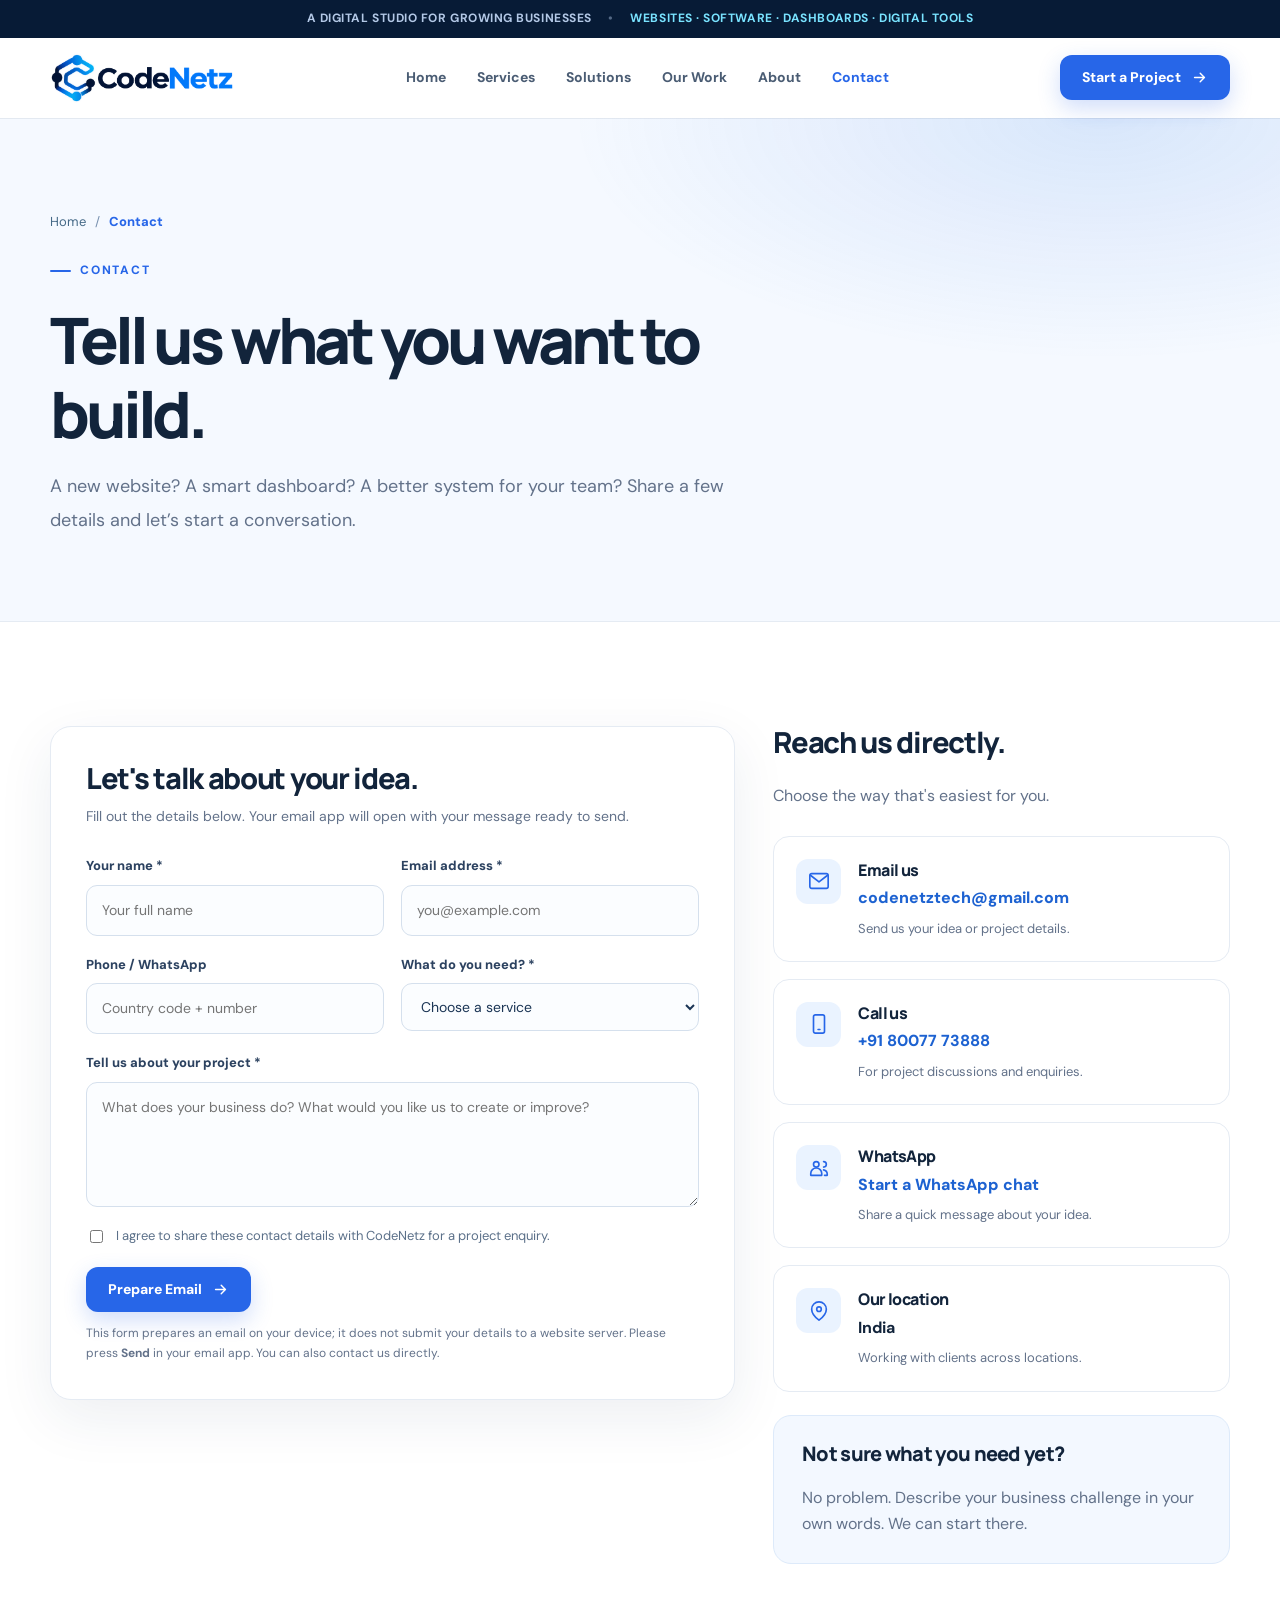
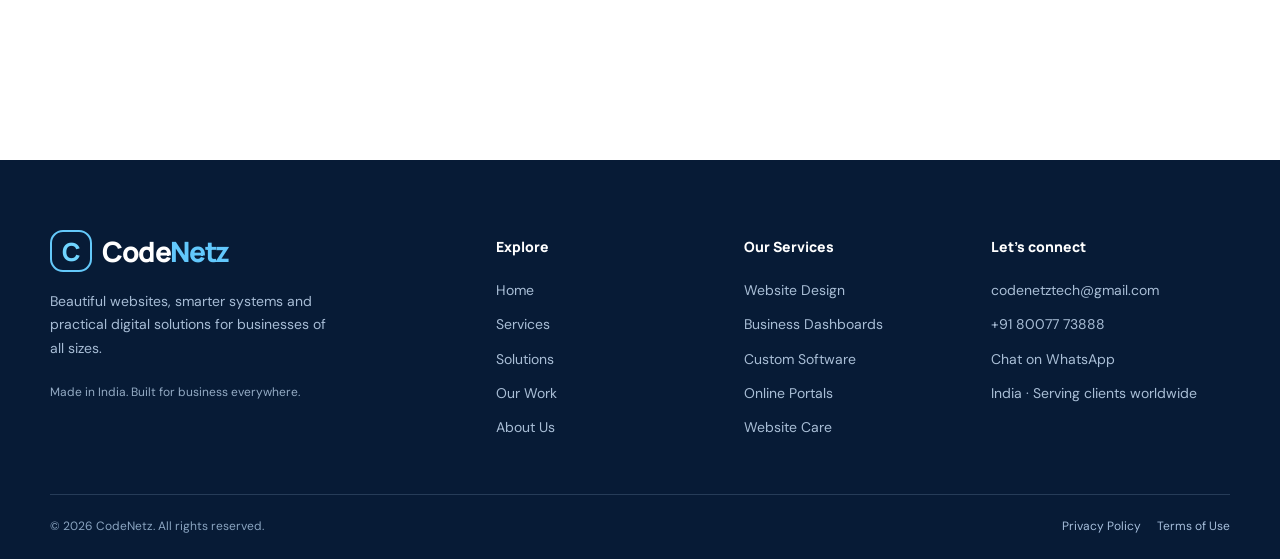
<file: CodeNetz/contact.html>
<!doctype html><html lang="en"><head><meta charset="utf-8"><meta name="viewport" content="width=device-width, initial-scale=1"><title>Contact CodeNetz | CodeNetz</title><meta name="description" content="Contact CodeNetz for websites, dashboards, software, online portals and digital tools. Email codenetztech@gmail.com or call +91 80077 73888."><meta name="theme-color" content="#071b36"><meta property="og:type" content="website"><meta property="og:site_name" content="CodeNetz"><meta property="og:title" content="Contact CodeNetz | CodeNetz"><meta property="og:description" content="Contact CodeNetz for websites, dashboards, software, online portals and digital tools. Email codenetztech@gmail.com or call +91 80077 73888."><meta property="og:image" content="https://codenetz.cc.cd/assets/og-cover.png"><meta name="twitter:card" content="summary_large_image"><link rel="icon" href="assets/favicon.svg" type="image/svg+xml"><link rel="apple-touch-icon" href="assets/apple-touch-icon.png"><link rel="stylesheet" href="assets/styles.css"><script defer src="assets/script.js"></script></head><body><a href="#main" class="skip">Skip to content</a><div class="topline">A DIGITAL STUDIO FOR GROWING BUSINESSES <span>•</span> <b>WEBSITES · SOFTWARE · DASHBOARDS · DIGITAL TOOLS</b></div>
<header class="site-header"><div class="wrap nav-wrap"><a class="brand" href="index.html" aria-label="CodeNetz home"><img src="assets/codenetz-logo.png" alt="CodeNetz" width="184" height="52"></a><nav class="nav-links" id="main-nav" aria-label="Main navigation"><a href="index.html" class="" >Home</a><a href="services.html" class="" >Services</a><a href="solutions.html" class="" >Solutions</a><a href="work.html" class="" >Our Work</a><a href="about.html" class="" >About</a><a href="contact.html" class="active" aria-current="page">Contact</a></nav><div class="nav-actions"><a class="btn btn-primary" href="contact.html">Start a Project <svg  viewBox="0 0 24 24" aria-hidden="true" fill="none" stroke="currentColor" stroke-width="2" stroke-linecap="round" stroke-linejoin="round"><path d="M5 12h14m-6-6 6 6-6 6"/></svg></a><button id="menu-toggle" class="mobile-toggle" aria-label="Open menu" aria-expanded="false" aria-controls="main-nav"><svg  viewBox="0 0 24 24" aria-hidden="true" fill="none" stroke="currentColor" stroke-width="2" stroke-linecap="round" stroke-linejoin="round"><path d="M4 7h16M4 12h16M4 17h16"/></svg></button></div></div></header><main id="main"><section class="page-hero"><div class="wrap"><div class="breadcrumbs"><a href="index.html">Home</a> / <span>Contact</span></div><div class="eyebrow">Contact</div><h1>Tell us what you want to build.</h1><p>A new website? A smart dashboard? A better system for your team? Share a few details and let’s start a conversation.</p></div></section><section class="section"><div class="wrap contact-grid"><div class="contact-form"><h2 style="font-size:29px;margin-bottom:10px">Let's talk about your idea.</h2><p style="font-size:14px;margin-bottom:27px">Fill out the details below. Your email app will open with your message ready to send.</p><form id="contact-form"><div class="form-row"><div class="field"><label for="name">Your name *</label><input id="name" name="name" autocomplete="name" maxlength="100" placeholder="Your full name" required></div><div class="field"><label for="email">Email address *</label><input id="email" name="email" type="email" autocomplete="email" maxlength="120" placeholder="you@example.com" required></div></div><div class="form-row"><div class="field"><label for="phone">Phone / WhatsApp</label><input id="phone" name="phone" type="tel" autocomplete="tel" maxlength="35" placeholder="Country code + number"></div><div class="field"><label for="service">What do you need? *</label><select id="service" name="service" required><option value="">Choose a service</option><option>Business Website</option><option>Website Redesign</option><option>Business Dashboard</option><option>Custom Software</option><option>Online Portal</option><option>Digital Automation</option><option>Other / Not Sure</option></select></div></div><div class="field"><label for="message">Tell us about your project *</label><textarea id="message" name="message" maxlength="4000" placeholder="What does your business do? What would you like us to create or improve?" required></textarea></div><label style="display:flex;gap:10px;align-items:flex-start;font-size:13px;color:#5b7089;margin:12px 0 21px"><input type="checkbox" name="consent" required style="accent-color:#2766e8;margin-top:5px">I agree to share these contact details with CodeNetz for a project enquiry.</label><div style="display:none" aria-hidden="true"><label for="website-extra">Leave this empty</label><input id="website-extra" name="website-extra" tabindex="-1" autocomplete="off"></div><button type="submit" class="btn btn-primary">Prepare Email <svg  viewBox="0 0 24 24" aria-hidden="true" fill="none" stroke="currentColor" stroke-width="2" stroke-linecap="round" stroke-linejoin="round"><path d="M5 12h14m-6-6 6 6-6 6"/></svg></button><div id="form-status" class="success-msg" role="status" aria-live="polite"></div><p class="hint">This form prepares an email on your device; it does not submit your details to a website server. Please press <strong>Send</strong> in your email app. You can also contact us directly.</p></form></div><aside><h2 style="font-size:29px">Reach us directly.</h2><p style="margin-bottom:26px">Choose the way that's easiest for you.</p><div class="contact-methods"><div class="method"><div class="ic"><svg  viewBox="0 0 24 24" aria-hidden="true" fill="none" stroke="currentColor" stroke-width="2" stroke-linecap="round" stroke-linejoin="round"><rect x="2" y="4" width="20" height="16" rx="2"/><path d="m3 6 9 7 9-7"/></svg></div><div><h3>Email us</h3><a href="mailto:codenetztech@gmail.com">codenetztech@gmail.com</a><p>Send us your idea or project details.</p></div></div><div class="method"><div class="ic"><svg  viewBox="0 0 24 24" aria-hidden="true" fill="none" stroke="currentColor" stroke-width="2" stroke-linecap="round" stroke-linejoin="round"><rect x="6" y="2" width="12" height="20" rx="2"/><path d="M11 18h2"/></svg></div><div><h3>Call us</h3><a href="tel:+918007773888">+91 80077 73888</a><p>For project discussions and enquiries.</p></div></div><div class="method"><div class="ic"><svg  viewBox="0 0 24 24" aria-hidden="true" fill="none" stroke="currentColor" stroke-width="2" stroke-linecap="round" stroke-linejoin="round"><circle cx="9" cy="8" r="3"/><path d="M3 20v-2a6 6 0 0 1 12 0v2H3ZM17 5a3 3 0 0 1 0 6m0 3a5 5 0 0 1 4 5v1h-3"/></svg></div><div><h3>WhatsApp</h3><a href="https://wa.me/918007773888?text=Hello%20CodeNetz%2C%20I%20would%20like%20to%20discuss%20a%20project." target="_blank" rel="noopener noreferrer">Start a WhatsApp chat</a><p>Share a quick message about your idea.</p></div></div><div class="method"><div class="ic"><svg  viewBox="0 0 24 24" aria-hidden="true" fill="none" stroke="currentColor" stroke-width="2" stroke-linecap="round" stroke-linejoin="round"><path d="M20 10c0 6-8 12-8 12S4 16 4 10a8 8 0 1 1 16 0Z"/><circle cx="12" cy="10" r="2.5"/></svg></div><div><h3>Our location</h3><strong>India</strong><p>Working with clients across locations.</p></div></div></div><div class="mini-contact" style="margin-top:23px"><h3>Not sure what you need yet?</h3><p style="margin-bottom:0">No problem. Describe your business challenge in your own words. We can start there.</p></div></aside></div></section></main><footer class="site-footer"><div class="wrap"><div class="footer-grid"><div><a href="index.html" class="footer-logo"><div class="footer-mark">C</div><span>Code<span>Netz</span></span></a><p class="footer-desc">Beautiful websites, smarter systems and practical digital solutions for businesses of all sizes.</p><span class="cookie-free">Made in India. Built for business everywhere.</span></div><div><h4>Explore</h4><div class="footer-links"><a href="index.html">Home</a><a href="services.html">Services</a><a href="solutions.html">Solutions</a><a href="work.html">Our Work</a><a href="about.html">About Us</a></div></div><div><h4>Our Services</h4><div class="footer-links"><a href="services.html#websites">Website Design</a><a href="services.html#dashboards">Business Dashboards</a><a href="services.html#software">Custom Software</a><a href="services.html#portals">Online Portals</a><a href="services.html#support">Website Care</a></div></div><div><h4>Let's connect</h4><div class="footer-links"><a href="mailto:codenetztech@gmail.com">codenetztech@gmail.com</a><a href="tel:+918007773888">+91 80077 73888</a><a href="https://wa.me/918007773888" target="_blank" rel="noopener noreferrer">Chat on WhatsApp</a><span>India · Serving clients worldwide</span></div></div></div><div class="footer-bottom"><span>© <span id="year">2026</span> CodeNetz. All rights reserved.</span><div><a href="privacy.html">Privacy Policy</a><a href="terms.html">Terms of Use</a></div></div></div></footer></body></html>
</file>
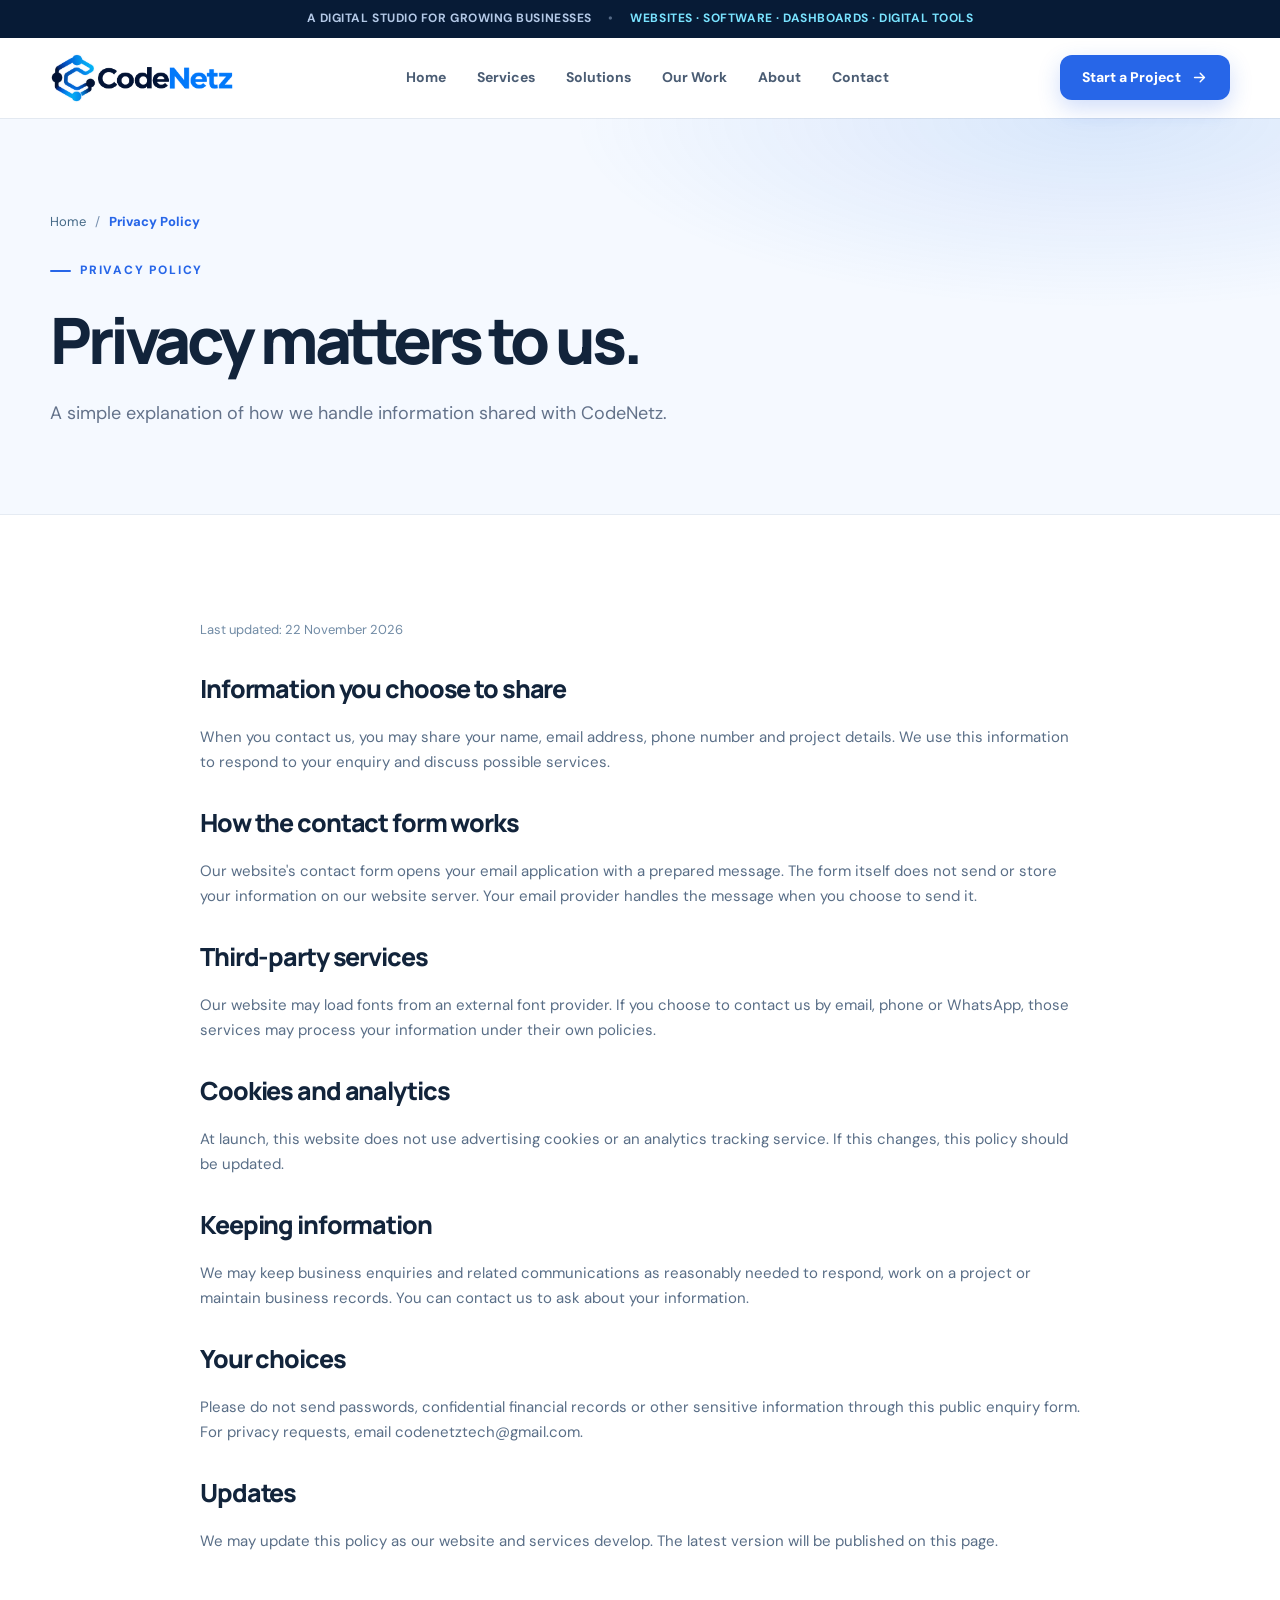
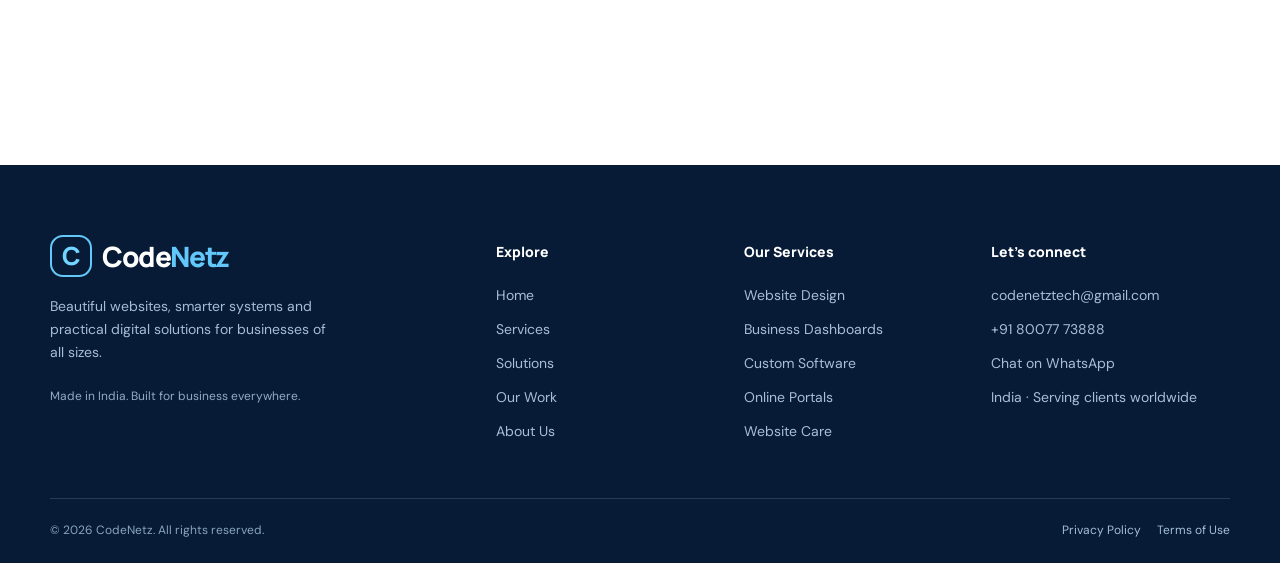
<file: CodeNetz/privacy.html>
<!doctype html><html lang="en"><head><meta charset="utf-8"><meta name="viewport" content="width=device-width, initial-scale=1"><title>Privacy Policy | CodeNetz</title><meta name="description" content="Read how CodeNetz handles project enquiries and contact details."><meta name="theme-color" content="#071b36"><meta property="og:type" content="website"><meta property="og:site_name" content="CodeNetz"><meta property="og:title" content="Privacy Policy | CodeNetz"><meta property="og:description" content="Read how CodeNetz handles project enquiries and contact details."><meta property="og:image" content="https://codenetz.cc.cd/assets/og-cover.png"><meta name="twitter:card" content="summary_large_image"><link rel="icon" href="assets/favicon.svg" type="image/svg+xml"><link rel="apple-touch-icon" href="assets/apple-touch-icon.png"><link rel="stylesheet" href="assets/styles.css"><script defer src="assets/script.js"></script></head><body><a href="#main" class="skip">Skip to content</a><div class="topline">A DIGITAL STUDIO FOR GROWING BUSINESSES <span>•</span> <b>WEBSITES · SOFTWARE · DASHBOARDS · DIGITAL TOOLS</b></div>
<header class="site-header"><div class="wrap nav-wrap"><a class="brand" href="index.html" aria-label="CodeNetz home"><img src="assets/codenetz-logo.png" alt="CodeNetz" width="184" height="52"></a><nav class="nav-links" id="main-nav" aria-label="Main navigation"><a href="index.html" class="" >Home</a><a href="services.html" class="" >Services</a><a href="solutions.html" class="" >Solutions</a><a href="work.html" class="" >Our Work</a><a href="about.html" class="" >About</a><a href="contact.html" class="" >Contact</a></nav><div class="nav-actions"><a class="btn btn-primary" href="contact.html">Start a Project <svg  viewBox="0 0 24 24" aria-hidden="true" fill="none" stroke="currentColor" stroke-width="2" stroke-linecap="round" stroke-linejoin="round"><path d="M5 12h14m-6-6 6 6-6 6"/></svg></a><button id="menu-toggle" class="mobile-toggle" aria-label="Open menu" aria-expanded="false" aria-controls="main-nav"><svg  viewBox="0 0 24 24" aria-hidden="true" fill="none" stroke="currentColor" stroke-width="2" stroke-linecap="round" stroke-linejoin="round"><path d="M4 7h16M4 12h16M4 17h16"/></svg></button></div></div></header><main id="main"><section class="page-hero"><div class="wrap"><div class="breadcrumbs"><a href="index.html">Home</a> / <span>Privacy Policy</span></div><div class="eyebrow">Privacy Policy</div><h1>Privacy matters to us.</h1><p>A simple explanation of how we handle information shared with CodeNetz.</p></div></section><section class="section"><div class="wrap legal"><p class="updated">Last updated: 22 November 2026</p><h2>Information you choose to share</h2><p>When you contact us, you may share your name, email address, phone number and project details. We use this information to respond to your enquiry and discuss possible services.</p><h2>How the contact form works</h2><p>Our website's contact form opens your email application with a prepared message. The form itself does not send or store your information on our website server. Your email provider handles the message when you choose to send it.</p><h2>Third-party services</h2><p>Our website may load fonts from an external font provider. If you choose to contact us by email, phone or WhatsApp, those services may process your information under their own policies.</p><h2>Cookies and analytics</h2><p>At launch, this website does not use advertising cookies or an analytics tracking service. If this changes, this policy should be updated.</p><h2>Keeping information</h2><p>We may keep business enquiries and related communications as reasonably needed to respond, work on a project or maintain business records. You can contact us to ask about your information.</p><h2>Your choices</h2><p>Please do not send passwords, confidential financial records or other sensitive information through this public enquiry form. For privacy requests, email <a href="mailto:codenetztech@gmail.com">codenetztech@gmail.com</a>.</p><h2>Updates</h2><p>We may update this policy as our website and services develop. The latest version will be published on this page.</p></div></section></main><footer class="site-footer"><div class="wrap"><div class="footer-grid"><div><a href="index.html" class="footer-logo"><div class="footer-mark">C</div><span>Code<span>Netz</span></span></a><p class="footer-desc">Beautiful websites, smarter systems and practical digital solutions for businesses of all sizes.</p><span class="cookie-free">Made in India. Built for business everywhere.</span></div><div><h4>Explore</h4><div class="footer-links"><a href="index.html">Home</a><a href="services.html">Services</a><a href="solutions.html">Solutions</a><a href="work.html">Our Work</a><a href="about.html">About Us</a></div></div><div><h4>Our Services</h4><div class="footer-links"><a href="services.html#websites">Website Design</a><a href="services.html#dashboards">Business Dashboards</a><a href="services.html#software">Custom Software</a><a href="services.html#portals">Online Portals</a><a href="services.html#support">Website Care</a></div></div><div><h4>Let's connect</h4><div class="footer-links"><a href="mailto:codenetztech@gmail.com">codenetztech@gmail.com</a><a href="tel:+918007773888">+91 80077 73888</a><a href="https://wa.me/918007773888" target="_blank" rel="noopener noreferrer">Chat on WhatsApp</a><span>India · Serving clients worldwide</span></div></div></div><div class="footer-bottom"><span>© <span id="year">2026</span> CodeNetz. All rights reserved.</span><div><a href="privacy.html">Privacy Policy</a><a href="terms.html">Terms of Use</a></div></div></div></footer></body></html>
</file>
<file: CodeNetz/assets/styles.css>
@import url('https://fonts.googleapis.com/css2?family=DM+Sans:wght@400;500;600;700&family=Manrope:wght@400;500;600;700;800&display=swap');
:root{--navy:#071b36;--ink:#12243b;--muted:#63728a;--blue:#2766e8;--sky:#0db9e8;--line:#e5ebf3;--soft:#f5f8fd;--white:#fff;--radius:22px;--shadow:0 18px 56px rgba(23,46,86,.08)}
*{box-sizing:border-box}html{scroll-behavior:smooth}body{margin:0;background:white;color:var(--ink);font:16px/1.65 'DM Sans',system-ui,-apple-system,sans-serif;overflow-x:hidden}button,input,textarea,select{font:inherit}a{color:inherit;text-decoration:none}button{cursor:pointer}img{max-width:100%;display:block}h1,h2,h3,h4,p{margin-top:0}h1,h2,h3,h4{font-family:Manrope,system-ui,sans-serif;line-height:1.15;letter-spacing:-.045em}h1{font-size:clamp(2.9rem,5.8vw,5.7rem);font-weight:800;letter-spacing:-.065em}h2{font-size:clamp(2.1rem,3.7vw,3.65rem);font-weight:800}h3{font-size:1.25rem;font-weight:800;letter-spacing:-.035em}p{color:var(--muted)}.wrap{width:min(1180px,calc(100% - 48px));margin-inline:auto}.skip{position:absolute;left:16px;top:-80px;background:white;color:var(--navy);padding:10px 16px;z-index:1000}.skip:focus{top:12px}.topline{background:var(--navy);color:#b3c8e6;text-align:center;padding:9px 20px;font-size:12px;font-weight:700;letter-spacing:.045em}.topline b{color:#79e3ff}.topline span{margin:0 13px;opacity:.45}.site-header{height:80px;background:rgba(255,255,255,.96);position:sticky;top:0;z-index:50;box-shadow:0 1px 0 rgba(7,27,54,.07);backdrop-filter:blur(16px)}.nav-wrap{height:100%;display:flex;align-items:center;justify-content:space-between;gap:16px}.brand{display:inline-flex;align-items:center;gap:10px;flex-shrink:0}.brand img{width:184px;height:52px;object-fit:contain}.nav-links{display:flex;align-items:center;gap:31px}.nav-links>a{font-size:14px;font-weight:700;color:#4a5c73;transition:.2s}.nav-links>a:hover,.nav-links>a.active{color:var(--blue)}.nav-actions{display:flex;align-items:center;gap:12px}.btn{display:inline-flex;gap:10px;align-items:center;justify-content:center;border:1px solid transparent;border-radius:12px;padding:13px 21px;font-weight:800;line-height:1.2;font-size:14px;transition:transform .2s,background .2s,box-shadow .2s;white-space:nowrap}.btn:hover{transform:translateY(-2px)}.btn-primary{background:var(--blue);color:#fff;box-shadow:0 8px 22px rgba(39,102,232,.22)}.btn-primary:hover{background:#1457d6}.btn-white{background:white;color:var(--navy)}.btn-outline{border-color:#cdd8e9;color:var(--navy);background:white}.btn-glass{border-color:rgba(255,255,255,.2);color:#fff;background:rgba(255,255,255,.08)}.btn svg,.icon-inline{width:17px;height:17px;flex:none}.mobile-toggle{display:none;width:43px;height:43px;border-radius:12px;border:1px solid var(--line);background:#fff;align-items:center;justify-content:center;color:var(--navy)}.mobile-toggle svg{width:22px;height:22px}.hero-shell{padding:14px 14px 0}.hero{position:relative;overflow:hidden;border-radius:26px;background:radial-gradient(ellipse at 80% 20%,rgba(23,90,188,.26),transparent 38%),linear-gradient(145deg,#07152b,#0d2445 65%,#0a1a32);color:white;min-height:615px}.hero:before{content:'';position:absolute;inset:0;background-image:linear-gradient(rgba(109,167,249,.045) 1px,transparent 1px),linear-gradient(90deg,rgba(109,167,249,.045) 1px,transparent 1px);background-size:48px 48px;mask-image:linear-gradient(90deg,transparent 25%,black 100%)}.hero::after{content:'';position:absolute;right:-180px;top:-130px;border:1px solid rgba(119,193,255,.14);width:650px;height:650px;border-radius:50%;box-shadow:0 0 0 70px rgba(75,153,231,.02),0 0 0 140px rgba(75,153,231,.012)}.hero-grid{position:relative;z-index:2;display:grid;grid-template-columns:1fr 1.07fr;align-items:center;gap:50px;padding-top:98px;padding-bottom:96px}.eyebrow{font-size:12px;display:inline-flex;align-items:center;gap:9px;letter-spacing:.15em;text-transform:uppercase;font-weight:800;color:var(--blue);margin-bottom:22px}.eyebrow:before{content:'';width:21px;height:2px;border-radius:2px;background:currentColor}.eyebrow.light{color:#87d9ff}.hero h1{font-size:clamp(3.1rem,5.3vw,5.25rem);max-width:720px;margin-bottom:26px}.hero h1 em{font-style:normal;color:#69d4ff}.hero p{color:#b5c9e3;font-size:18px;max-width:550px;line-height:1.85;margin-bottom:31px}.actions{display:flex;gap:12px;flex-wrap:wrap}.hero-foot{display:flex;gap:24px;align-items:center;margin-top:37px;color:#91afcf;font-size:13px;font-weight:700}.hero-foot span{display:flex;align-items:center;gap:9px}.hero-foot svg{width:15px;height:15px;color:#56d9c2}.visual{position:relative;min-width:0;perspective:900px}.visual-glow{position:absolute;background:#0b81e5;filter:blur(94px);opacity:.27;inset:60px 10% 25px 5%;border-radius:50%}.dash{position:relative;background:#fff;border:1px solid #d6e6fb;border-radius:18px;color:var(--ink);box-shadow:0 32px 95px rgba(0,6,20,.55);overflow:hidden;transform:rotate(-2deg);transition:transform .45s}.dash:hover{transform:rotate(0deg) translateY(-4px)}.dash-top{height:45px;background:#f7faff;display:flex;align-items:center;justify-content:space-between;padding:0 18px;border-bottom:1px solid #e5ecf6}.window-dots{display:flex;gap:5px}.window-dots i{width:8px;height:8px;border-radius:100%;background:#c4d3e7}.window-dots i:first-child{background:#ffb6a1}.window-dots i:nth-child(2){background:#fbd36b}.window-dots i:last-child{background:#64d4b4}.dash-top small{font-size:10px;color:#9daec4;font-weight:800;letter-spacing:.06em}.dash-content{padding:24px}.dash-title{display:flex;justify-content:space-between;align-items:center;margin-bottom:17px}.dash-title b{font-size:14px}.mini-pill{font-size:10px;color:#19815a;background:#ebf9f3;border-radius:20px;padding:4px 9px;font-weight:800}.kpi-grid{display:grid;grid-template-columns:repeat(3,1fr);gap:9px}.kpi{border:1px solid #e8eef6;border-radius:12px;padding:12px;background:#fff}.kpi span{display:block;color:#8797ab;font-size:10px;font-weight:700;margin-bottom:6px}.kpi strong{font:800 19px Manrope;color:#183250;letter-spacing:-.04em}.kpi small{display:block;font-size:9px;color:#1caa7a;font-weight:800;margin-top:5px}.chart-card{border:1px solid #e8eef6;margin-top:12px;border-radius:13px;padding:14px 15px 11px}.chart-label{display:flex;align-items:center;justify-content:space-between}.chart-label b{font-size:11px}.chart-label small{font-size:9px;color:#8ba0b7}.chart-bars{height:112px;display:flex;align-items:end;justify-content:space-between;gap:11px;padding-top:13px;border-bottom:1px solid #e9eef5}.chart-bars i{display:block;flex:1;max-width:31px;border-radius:5px 5px 0 0;background:linear-gradient(180deg,#4eb5f3,#2e66de)}.chart-bars i:nth-child(even){background:linear-gradient(180deg,#bde7fb,#8db7f0)}.chart-months{display:flex;justify-content:space-between;color:#99a9ba;font-size:9px;padding-top:8px}.dash-table{display:grid;grid-template-columns:1.7fr .7fr .7fr;gap:10px;margin-top:16px;align-items:center;font-size:10px;color:#7a8a9d}.dash-table b{color:#203852;font-size:10px}.dash-table span:nth-child(3n){color:#0e9866;font-weight:800;text-align:right}.float-card{position:absolute;right:-27px;bottom:14px;background:rgba(255,255,255,.99);border-radius:13px;padding:13px 17px;box-shadow:0 18px 42px rgba(0,8,21,.23);display:flex;align-items:center;gap:11px;transform:rotate(4deg);color:var(--ink)}.float-icon{width:34px;height:34px;background:#e8fff5;color:#0ba579;border-radius:10px;display:grid;place-items:center;font-size:21px}.float-card b{font-size:11px;display:block}.float-card small{font-size:10px;color:#7b91a5;display:block}.float-side{position:absolute;left:-34px;top:44px;border:1px solid #e3ecf8;background:#fff;padding:11px 13px;border-radius:12px;box-shadow:0 20px 60px rgba(0,12,42,.23);font-size:10px;color:#324665;font-weight:800;display:flex;gap:8px;align-items:center}.float-side i{width:9px;height:9px;border-radius:50%;background:#37d4b9;box-shadow:0 0 0 4px #dffaf5}.intro-strip{padding:29px 0;border-bottom:1px solid var(--line)}.intro-strip .wrap{display:flex;justify-content:space-between;gap:22px;align-items:center}.intro-strip strong{font:800 13px Manrope;letter-spacing:.07em;text-transform:uppercase;color:#7b8ba0}.intro-points{display:flex;gap:42px;align-items:center;color:#536985;font-size:14px;font-weight:800}.intro-points span:before{content:'●';color:#28bde2;font-size:12px;margin-right:9px}.section{padding:104px 0}.section.alt{background:var(--soft)}.section-head{max-width:670px;margin-bottom:43px}.section-head p{font-size:17px;line-height:1.8;margin:18px 0 0}.section-head.center{text-align:center;margin-inline:auto}.section-head.center .eyebrow{justify-content:center}.section-head.center .eyebrow:before{display:none}.cards{display:grid;grid-template-columns:repeat(3,1fr);gap:20px}.service-card{padding:30px;border:1px solid #e7edf5;border-radius:20px;background:#fff;transition:.25s;position:relative;overflow:hidden;min-height:270px}.service-card:hover,.solution-card:hover{transform:translateY(-6px);box-shadow:var(--shadow);border-color:#c9dffb}.service-card .ic,.solution-card .ic,.value-card .ic{width:52px;height:52px;display:grid;place-items:center;border-radius:15px;background:linear-gradient(135deg,#eef6ff,#edf2ff);color:var(--blue);margin-bottom:22px}.ic svg{width:25px;height:25px;stroke:currentColor;fill:none;stroke-width:1.8;stroke-linecap:round;stroke-linejoin:round}.service-card h3{margin-bottom:11px}.service-card p{font-size:14px;line-height:1.8;margin-bottom:15px}.text-link{color:#2564da;font-size:13px;font-weight:800;display:inline-flex;align-items:center;gap:8px}.text-link:hover{gap:12px}.number-label{position:absolute;top:28px;right:29px;color:#a7b7cb;font-size:11px;font-weight:800}.center-cta{margin-top:35px;text-align:center}.split{display:grid;grid-template-columns:1fr 1fr;gap:76px;align-items:center}.feature-list{display:grid;gap:17px;margin:26px 0 30px}.feature-list>div{display:flex;gap:15px;align-items:flex-start}.check{width:24px;height:24px;border-radius:8px;flex:none;display:grid;place-items:center;background:#e6f7f8;color:#04a1a6;font-size:14px;font-weight:900;margin-top:3px}.feature-list strong{display:block;font:800 15px Manrope;margin-bottom:3px}.feature-list p{margin:0;font-size:14px}.showcase{background:#0c2141;border-radius:25px;color:white;overflow:hidden;padding:35px;min-height:415px;position:relative}.showcase:before{content:'';height:400px;width:400px;position:absolute;right:-170px;top:-170px;border-radius:50%;background:rgba(45,141,240,.19);filter:blur(5px)}.showcase .showcase-top{display:flex;align-items:center;justify-content:space-between;position:relative;z-index:1}.showcase .showcase-top b{font:800 15px Manrope}.showcase .showcase-top span{font-size:11px;color:#9dbad8}.showcase-board{background:#fdfefe;border-radius:15px;padding:17px;margin-top:23px;box-shadow:0 30px 45px rgba(0,0,0,.24);position:relative;z-index:1;transform:rotate(2deg)}.board-header{height:26px;display:flex;gap:6px;align-items:center}.board-header i{height:8px;width:8px;border-radius:50%;background:#a8bee0}.board-row{height:40px;background:#eef4fb;border-radius:9px;margin-bottom:10px;display:flex;align-items:center;gap:12px;padding:0 13px}.board-row:before{content:'';width:25px;height:25px;border-radius:8px;background:#d4e7fa}.board-row span{width:35%;height:7px;border-radius:10px;background:#afc6e2}.board-row b{margin-left:auto;width:18%;height:7px;border-radius:10px;background:#9bded3}.board-row:nth-child(3) b{width:27%;background:#b8b5f8}.board-row:nth-child(4) span{width:44%}.chip{border:1px solid #dfebf9;background:#f0f7ff;border-radius:100px;padding:8px 13px;color:#4167a3;font-size:12px;font-weight:700;display:inline-block;margin:5px}.steps{display:grid;grid-template-columns:repeat(4,1fr);gap:25px}.step{position:relative}.step:after{content:'';position:absolute;left:62px;right:-10px;top:24px;border-top:1px dashed #bdcbe0}.step:last-child:after{display:none}.step-num{width:48px;height:48px;border-radius:13px;background:#eaf2ff;display:grid;place-items:center;color:var(--blue);font:800 17px Manrope;margin-bottom:22px}.step h3{font-size:18px}.step p{font-size:14px;line-height:1.8}.cta-band{background:linear-gradient(120deg,#0b2040,#115ab8);color:white;border-radius:24px;padding:54px 64px;display:flex;align-items:center;justify-content:space-between;gap:35px;position:relative;overflow:hidden}.cta-band:after{content:'';position:absolute;right:22%;top:-160px;width:330px;height:330px;border:1px solid rgba(255,255,255,.12);border-radius:50%;box-shadow:0 0 0 55px rgba(255,255,255,.03),0 0 0 110px rgba(255,255,255,.025)}.cta-band>*{position:relative;z-index:1}.cta-band h2{font-size:clamp(1.75rem,3vw,2.55rem);margin-bottom:10px}.cta-band p{color:#bdd9ff;margin:0}.faq-list{max-width:860px;margin:0 auto}.faq-list details{border-bottom:1px solid var(--line);padding:21px 3px}.faq-list summary{font:800 16px Manrope;cursor:pointer;list-style:none;display:flex;justify-content:space-between;gap:22px}.faq-list summary:after{content:'+';font-size:25px;line-height:1;color:var(--blue)}.faq-list details[open] summary:after{content:'−'}.faq-list details p{margin:15px 0 0;font-size:15px}.site-footer{background:#071b36;color:#fff;margin-top:92px;padding:70px 0 0}.footer-grid{display:grid;grid-template-columns:2fr 1fr 1fr 1.2fr;gap:48px}.site-footer .footer-logo{display:flex;align-items:center;gap:10px;font:800 28px Manrope;letter-spacing:-.05em}.site-footer .footer-logo img{width:47px;height:47px;object-fit:cover;object-position:left center;display:none}.site-footer .footer-mark{border:2px solid #64c9fa;width:42px;height:42px;border-radius:13px;display:grid;place-items:center;color:#70d5ff;font-size:25px;font-weight:900}.footer-logo span span{color:#62c8fc}.footer-desc{max-width:285px;color:#a7bcd5;font-size:14px;margin:18px 0}.site-footer h4{font:800 14px Manrope;letter-spacing:0;margin:7px 0 23px}.site-footer .footer-links{display:flex;flex-direction:column;gap:11px}.site-footer .footer-links a,.site-footer .footer-links span{font-size:14px;color:#a9bed6}.site-footer .footer-links a:hover{color:#fff}.footer-bottom{margin-top:55px;border-top:1px solid #263c58;padding:22px 0;display:flex;justify-content:space-between;gap:20px;font-size:12px;color:#8aa4c0}.footer-bottom a{color:#a6bedb;margin-left:16px}.page-hero{background:radial-gradient(ellipse at 86% 0,rgba(23,105,225,.13),transparent 34%),#f5f9ff;padding:93px 0 84px;border-bottom:1px solid var(--line);overflow:hidden}.page-hero h1{font-size:clamp(2.8rem,5vw,4.7rem);max-width:810px;margin-bottom:20px}.page-hero p{font-size:18px;line-height:1.85;max-width:695px;margin:0}.breadcrumbs{display:flex;gap:9px;align-items:center;color:#7891af;font-size:13px;margin-bottom:22px}.breadcrumbs a{color:#456987}.breadcrumbs span{color:var(--blue);font-weight:800}.detail-grid{display:grid;grid-template-columns:repeat(2,1fr);gap:19px}.detail-card{padding:33px;border:1px solid var(--line);border-radius:20px;background:white}.detail-card h3{font-size:22px}.detail-card p{font-size:15px}.bullet-list{list-style:none;padding:0;margin:22px 0 0;display:grid;gap:10px}.bullet-list li{font-size:14px;color:#4d647e;display:flex;gap:9px;align-items:flex-start}.bullet-list li:before{content:'✓';color:#159c8b;font-weight:900}.solution-grid{display:grid;grid-template-columns:repeat(4,1fr);gap:18px}.solution-card{border:1px solid var(--line);border-radius:19px;padding:25px 23px;background:#fff;transition:.2s}.solution-card .ic{width:46px;height:46px;margin-bottom:19px}.solution-card .ic svg{width:23px;height:23px}.solution-card h3{font-size:18px;line-height:1.3}.solution-card p{font-size:14px;line-height:1.8;margin-bottom:0}.pill-list{display:flex;flex-wrap:wrap;gap:9px;margin-top:23px}.pill-list span{display:inline-block;font-size:12px;font-weight:800;color:#3e6eae;background:#eaf3ff;padding:8px 13px;border-radius:100px}.sample-grid{display:grid;grid-template-columns:repeat(2,1fr);gap:25px}.sample{border:1px solid var(--line);border-radius:21px;overflow:hidden;background:#fff}.sample-art{height:290px;background:#e8f1fd;padding:26px;display:flex;align-items:center;justify-content:center;position:relative;overflow:hidden}.sample-art.a{background:linear-gradient(150deg,#dfeeff,#c9dbf8)}.sample-art.b{background:linear-gradient(150deg,#e6edff,#dcf1f4)}.sample-art.c{background:linear-gradient(150deg,#e5f7fb,#ddedfa)}.sample-art.d{background:linear-gradient(150deg,#eaf2ff,#e2eaf6)}.sample-art.e{background:linear-gradient(150deg,#dfedfc,#cfe8f2)}.sample-art.f{background:linear-gradient(150deg,#efeaff,#e4f3fb)}.sample-mock{position:relative;background:#fff;border-radius:13px;box-shadow:0 22px 45px rgba(18,60,117,.18);width:85%;height:216px;overflow:hidden;transform:rotate(-4deg)}.sample-mock .mock-nav{height:30px;background:#0b2342;display:flex;gap:6px;align-items:center;padding:0 12px}.sample-mock .mock-nav span{width:7px;height:7px;border-radius:50%;background:#4bbcf3}.sample-mock .mock-body{padding:14px}.mock-heading{width:59%;height:14px;border-radius:5px;background:#174172;margin:0 0 8px}.mock-sub{width:76%;height:7px;border-radius:5px;background:#d1deed;margin-bottom:17px}.mock-cols{display:grid;grid-template-columns:repeat(3,1fr);gap:7px}.mock-cols i{height:72px;border-radius:7px;background:linear-gradient(180deg,#d5e9fd,#edf6ff)}.mock-cols i:nth-child(2){background:linear-gradient(180deg,#c2e5ed,#e7f5f7)}.mock-cols i:nth-child(3){background:linear-gradient(180deg,#dbe4fd,#f0f4ff)}.sample-art.b .mock-nav,.sample-art.d .mock-nav{background:#2255a4}.sample-art.c .mock-nav{background:#085d75}.sample-art.e .mock-nav{background:#1c4063}.sample-art.f .mock-nav{background:#503d8f}.sample-info{padding:25px 28px 30px}.tag{font-size:11px;text-transform:uppercase;letter-spacing:.13em;color:var(--blue);font-weight:800}.sample-info h3{font-size:21px;margin:11px 0}.sample-info p{font-size:14px;margin:0}.note-box{border:1px solid #c9e4ff;background:#f4f9ff;border-radius:15px;padding:20px 24px;color:#547092;font-size:14px;margin-top:27px}.value-grid{display:grid;grid-template-columns:repeat(3,1fr);gap:20px}.value-card{background:#fff;border:1px solid var(--line);border-radius:19px;padding:29px}.value-card p{font-size:14px;margin-bottom:0}.value-card .ic{width:48px;height:48px}.about-panel{background:#eef5fe;padding:43px;border-radius:23px;position:relative}.about-panel .big{font:800 clamp(30px,5vw,60px)/1.1 Manrope;letter-spacing:-.05em;color:#0e2a53}.about-panel p{margin:10px 0 0}.about-panel .orb{position:absolute;right:35px;bottom:28px;border-radius:50%;width:100px;height:100px;background:radial-gradient(circle at 34% 38%,#8fe8fa,#287ae4);opacity:.85;box-shadow:0 0 0 24px rgba(38,131,240,.07)}.contact-grid{display:grid;grid-template-columns:1.2fr .8fr;gap:38px;align-items:start}.contact-form{border:1px solid var(--line);padding:35px;border-radius:21px;background:#fff;box-shadow:var(--shadow)}.form-row{display:grid;grid-template-columns:1fr 1fr;gap:17px}.field{display:flex;flex-direction:column;gap:8px;margin-bottom:18px}.field label{font-size:13px;font-weight:800;color:#2c4260}.field input,.field textarea,.field select{width:100%;border:1px solid #d5e0ed;border-radius:11px;outline:none;background:#fbfdff;padding:13px 15px;font-size:14px;color:#1b3555;transition:.2s}.field input:focus,.field textarea:focus,.field select:focus{border-color:var(--blue);box-shadow:0 0 0 3px rgba(39,102,232,.11)}.field textarea{resize:vertical;min-height:125px}.contact-form .hint{font-size:12px;margin:12px 0 0}.contact-methods{display:grid;gap:17px}.method{display:flex;gap:17px;border:1px solid var(--line);padding:22px;border-radius:16px;background:#fff;align-items:flex-start}.method .ic{width:45px;height:45px;border-radius:12px;background:#eaf3ff;color:var(--blue);display:grid;place-items:center;flex:none}.method .ic svg{width:22px;height:22px}.method h3{font-size:16px;margin:2px 0 6px}.method a{font-weight:800;color:#1d62d1;overflow-wrap:anywhere}.method p{font-size:13px;margin:6px 0 0}.legal{max-width:880px}.legal h2{font-size:25px;margin-top:35px}.legal p,.legal li{color:#596e87;font-size:15px}.legal ul{padding-left:25px}.legal .updated{font-size:13px;color:#718ba5}.mini-contact{background:#f3f8ff;border:1px solid #ddeafa;border-radius:18px;padding:26px 28px}.mini-contact a{color:var(--blue);font-weight:800}.visually-hidden{position:absolute;clip:rect(0,0,0,0);width:1px;height:1px;overflow:hidden;white-space:nowrap}.reveal{opacity:1;transform:translateY(16px);transition:opacity .6s ease,transform .6s ease}.js-enabled .reveal{opacity:0;transform:translateY(16px)}.js-enabled .reveal.visible{opacity:1;transform:none}.cookie-free{font-size:12px;color:#94abc4}.label-muted{color:#8396af;font-size:13px}.success-msg{margin-top:12px;padding:11px 14px;border-radius:10px;background:#ecf8f4;border:1px solid #c9efe1;color:#087b59;font-size:13px;display:none}.success-msg.show{display:block}
@media(max-width:1060px){.nav-links{gap:17px}.nav-links>a{font-size:13px}.brand img{width:166px}.hero-grid{gap:25px}.hero h1{font-size:clamp(2.9rem,4.8vw,4.5rem)}.section{padding:84px 0}.footer-grid{gap:25px}.float-side{left:-14px}.float-card{right:-9px}.solution-grid{grid-template-columns:repeat(2,1fr)}}
@media(max-width:780px){.wrap{width:min(100% - 36px,620px)}.topline{font-size:10px;padding:9px 13px}.topline span{margin:0 6px}.site-header{height:69px}.brand img{height:45px;width:162px}.nav-links{display:none;position:absolute;left:0;right:0;top:69px;background:white;box-shadow:0 17px 25px rgba(10,40,80,.12);padding:13px 22px 22px;flex-direction:column;gap:0;align-items:stretch}.nav-links.open{display:flex}.nav-links>a{padding:13px 2px;border-bottom:1px solid var(--line);font-size:15px}.nav-actions .btn{display:none}.mobile-toggle{display:flex}.hero-shell{padding:8px 8px 0}.hero{border-radius:19px;min-height:0}.hero-grid{grid-template-columns:1fr;padding:63px 0 77px;gap:55px}.hero h1{font-size:clamp(2.9rem,8.2vw,4.4rem)}.hero p{font-size:16px;line-height:1.7}.hero-foot{gap:17px;flex-wrap:wrap;font-size:12px}.visual{max-width:580px;margin:0 14px}.intro-strip .wrap{flex-direction:column;align-items:flex-start;gap:13px}.intro-points{gap:19px;flex-wrap:wrap;font-size:12px}.section{padding:72px 0}.section-head{margin-bottom:30px}.section-head p{font-size:15px}.cards,.value-grid{grid-template-columns:1fr 1fr}.split{grid-template-columns:1fr;gap:30px}.steps{grid-template-columns:1fr 1fr;gap:24px}.step:nth-child(2):after{display:none}.cta-band{padding:36px;display:block}.cta-band .btn{margin-top:25px}.footer-grid{grid-template-columns:1.5fr 1fr;gap:32px}.page-hero{padding:66px 0 62px}.page-hero p{font-size:16px}.contact-grid{grid-template-columns:1fr}.detail-grid,.sample-grid{grid-template-columns:1fr}}
@media(max-width:540px){.wrap{width:calc(100% - 32px)}.topline span{display:none}.topline b{display:block;font-size:10px}.hero-grid{padding:53px 0 65px}.hero h1{font-size:clamp(2.65rem,11.6vw,3.9rem);letter-spacing:-.06em}.hero p{font-size:15px}.actions .btn{width:100%}.hero-foot{gap:12px}.visual{margin:0 3px}.dash-content{padding:13px}.kpi{padding:8px}.kpi span{font-size:8px}.kpi strong{font-size:14px}.chart-card{padding:10px}.chart-bars{height:86px}.float-card{bottom:-20px;right:-4px;padding:8px 11px}.float-side{left:-7px;top:28px;padding:7px 8px}.intro-points{gap:10px 15px}.cards,.value-grid,.solution-grid{grid-template-columns:1fr}.service-card{min-height:0;padding:27px}.section{padding:63px 0}.section-head h2{font-size:clamp(2rem,8vw,3rem)}.steps{grid-template-columns:1fr 1fr;gap:20px}.step-num{width:42px;height:42px}.step h3{font-size:15px}.step p{font-size:12px}.cta-band{padding:31px 23px}.cta-band h2{font-size:25px}.site-footer{margin-top:68px;padding-top:50px}.footer-grid{grid-template-columns:1fr 1fr;gap:28px 16px}.footer-grid>div:first-child{grid-column:1/-1}.footer-bottom{display:block;margin-top:35px}.footer-bottom div{margin-top:12px}.footer-bottom a{margin:0 14px 0 0}.contact-form{padding:24px 19px}.form-row{grid-template-columns:1fr;gap:0}.sample-art{height:240px}.sample-mock{width:91%;height:185px}.mock-cols i{height:54px}.page-hero h1{font-size:clamp(2.5rem,9vw,3.3rem)}.showcase{padding:21px;min-height:350px}.about-panel{padding:29px}.about-panel .orb{width:58px;height:58px;right:17px;bottom:17px}}
@media(prefers-reduced-motion:reduce){html{scroll-behavior:auto}*,*:before,*:after{animation:none!important;transition:none!important}.reveal{opacity:1;transform:none}}

/* CodeNetz international capability showcase */
.global-markets{background:linear-gradient(155deg,#061936 0%,#071b37 55%,#0a3153 100%);position:relative;overflow:hidden}
.global-markets:before{content:"";position:absolute;pointer-events:none;inset:-30% -10% auto auto;width:68%;height:145%;background:radial-gradient(ellipse,rgba(0,196,255,.11),transparent 60%)}
.global-markets .wrap{position:relative;z-index:1}.global-markets .section-head .eyebrow{color:#56d4ff}
.global-markets .section-head h2{color:#fff}.global-markets .section-head p{color:#b7cbe4}
.market-grid{display:grid;grid-template-columns:repeat(4,minmax(0,1fr));gap:17px}
.market-card{position:relative;display:flex;flex-direction:column;min-height:340px;padding:25px 23px 24px;border:1px solid rgba(120,198,255,.21);border-radius:20px;background:linear-gradient(145deg,rgba(21,60,99,.8),rgba(10,35,72,.73));box-shadow:0 24px 44px rgba(0,8,24,.14);transition:transform .2s,border-color .2s}
.market-card:hover{transform:translateY(-6px);border-color:rgba(51,206,253,.72)}
.market-head{display:flex;align-items:center;gap:10px;margin-bottom:24px}.market-flag{font-size:26px;line-height:1}
.market-location{font-size:11px;font-weight:800;letter-spacing:.15em;color:#c4ddfa}
.market-quote{font-size:23px;font-weight:800;letter-spacing:-.035em;line-height:1.24;color:#fff;margin-bottom:19px}
.market-card h3{font-size:16px;line-height:1.35;color:#62e2ff;margin:0 0 10px}
.market-card p{font-size:13px;line-height:1.75;color:#c4d5eb;margin:0 0 22px}
.market-card a{color:#fff;font-size:12px;font-weight:750;text-decoration:none;margin-top:auto;display:inline-flex;align-items:center;gap:8px}
.market-card a:hover{text-decoration:underline}.market-card a span{color:#60dfff;font-size:18px}
@media(max-width:1090px){.market-grid{grid-template-columns:repeat(2,minmax(0,1fr))}.market-card{min-height:280px}}
@media(max-width:600px){.market-grid{grid-template-columns:1fr}.market-card{min-height:0;padding:24px}.market-quote{font-size:22px}}

/* Named portfolio concept brands */
.demo-brand{border-top:1px solid rgba(168,221,255,.17);border-bottom:1px solid rgba(168,221,255,.17);padding:13px 0;margin:-12px 0 20px;display:flex;flex-direction:column;gap:6px}.demo-brand-name{font-size:16px;font-weight:800;color:#fff;letter-spacing:-.025em}.demo-brand-sub{font-size:11px;color:#b4d9ee;line-height:1.5}.demo-tag{font-size:10px;letter-spacing:.02em;color:#6de2ff;white-space:nowrap;margin-left:5px}
</file>
<file: DharashivToday/assets/site.css>
*{box-sizing:border-box}html{scroll-behavior:smooth}body{margin:0;background:#fff;color:#111;font:16px/1.5 Mukta,"Noto Sans Devanagari",sans-serif}a{color:inherit;text-decoration:none}a:hover{color:#cf0007}button,input{font:inherit}button{cursor:pointer}[hidden]{display:none!important}.site-container{max-width:1304px;width:calc(100% - 40px);margin:0 auto}.langbar{border-bottom:1px solid #e9e9e9;color:#6d7180;font-size:12px}.lang-inner{height:26px;display:flex;justify-content:center;gap:26px;align-items:center}.header{background:white;border-bottom:1px solid #e9eaed}.header-in{height:75px;display:flex;justify-content:space-between;align-items:center}.brand img{display:block;width:168px;height:56px;object-fit:contain;object-position:left}.header-tools{display:flex;align-items:center;gap:23px;font-family:Arial,sans-serif;font-size:13px;font-weight:800}.header-tools a,.header-tools button{white-space:nowrap}.header-tools button{border:0;background:transparent;padding:0;font-size:25px;color:#24272e}.fast-icon{color:#de0018}.tool-live{font-size:12px}.red-dot{display:inline-block;background:red;width:7px;height:7px;border-radius:100%;vertical-align:middle;margin-right:4px;animation:pulse 1.5s infinite}@keyframes pulse{50%{opacity:.25}}.nav{border-bottom:1px solid #e9eaef;background:#fff}.nav-inner{min-height:46px;display:flex;align-items:center;overflow-x:auto;white-space:nowrap;gap:19px;scrollbar-width:none}.nav-inner::-webkit-scrollbar{display:none}.nav-inner a{font-size:14px;font-weight:800;padding:11px 0;border-bottom:2px solid transparent;line-height:22px}.nav-inner a:first-child{font-size:20px;color:#c50006}.nav-inner a.active{border-color:#c00}.nav-inner a:hover{color:#cf0010}.search-panel{background:#f7f8f9;border-bottom:1px solid #ddd}.search-inner{display:flex;align-items:center;gap:10px;padding:10px 0}.search-inner label{font-weight:800;font-size:13px}.search-inner input{min-width:100px;flex:1;border:1px solid #ccc;border-radius:4px;padding:7px 11px}.search-inner button{background:#121b34;color:#fff;border:0;border-radius:4px;padding:7px 14px}.topics{border-bottom:1px solid #ededed}.topics-in{display:flex;align-items:center;overflow-x:auto;white-space:nowrap;min-height:39px;scrollbar-width:none}.topics-in a{font-size:13px;padding:0 14px;border-right:1px solid #ddd;font-weight:650}.topics-in .bolt{font-size:22px;color:#d50010;padding-right:8px;font-weight:900}.ticker-container{padding-top:1px}.breaking-news{display:flex;align-items:stretch;overflow:hidden;margin:0;min-height:48px;background:#1a2c54;border-radius:4px;position:relative}.breaking-news:after{content:"";position:absolute;width:0;height:0;border-right:9px solid #e10011;border-top:9px solid transparent;right:0;bottom:0}.ticker-label{font:bold italic 17px/48px Arial,sans-serif;background:#dc0008;color:#fff;white-space:nowrap;padding:0 14px;position:relative;z-index:2;flex:none}.ticker-label:after{content:"";position:absolute;right:-10px;top:0;height:100%;width:5px;transform:skew(-17deg);background:#fff;border-right:3px solid #3180ff}.ticker-window{overflow:hidden;flex:1;min-width:0;display:flex;align-items:center;padding-left:15px;mask-image:linear-gradient(90deg,#000 0%,#000 93%,transparent 100%)}.ticker-text{color:#fff;font-size:16px;font-weight:800;white-space:nowrap;display:inline-flex;align-items:center;gap:28px;width:max-content;animation:tvnews-scroll 48s linear infinite}.ticker-window:hover .ticker-text{animation-play-state:paused}.ticker-text a{color:white}.ticker-item{display:inline-flex;align-items:center;gap:10px}.ticker-item:before{content:"●";font:13px Arial;color:red}.ticker-text .filler{color:white}@keyframes tvnews-scroll{from{transform:translateX(22%)}to{transform:translateX(-100%)}}.ad-strip{text-align:center;height:117px;background:#f8f8f8;margin:19px 0 20px;position:relative;display:flex;align-items:center;justify-content:center}.ad-strip small{position:absolute;top:0;color:#a6a6a6;font-size:10px}.ad-strip div{font-size:12px;color:#aab0b9;border:1px dashed #ddd;padding:6px 32px}.section-heading{display:flex;align-items:center;gap:13px;margin-bottom:12px}.section-heading h1,.section-heading h2{font-size:17px;font-weight:900;font-family:Arial,Mukta,sans-serif;line-height:1.25;margin:0;white-space:nowrap}.section-heading span{height:1px;background:#cfcfcf;flex:1}.top-news-layout{display:grid;grid-template-columns:minmax(0,318px) minmax(0,322px) minmax(0,320px) minmax(0,296px);gap:15px;align-items:start}.front-lead,.front-brief,.front-right,.live-section{min-width:0}.front-lead .lead-card{display:block}.lead-card .thumb{display:block;height:203px;overflow:hidden;background:#e6ebf1}.lead-card .thumb img{width:100%;height:100%;object-fit:cover;display:block}.lead-card .thumb .placeholder{display:grid;place-items:center;height:100%;background:linear-gradient(130deg,#142d55,#496d97);color:#fff;font-size:49px;font-weight:900}.lead-card h2{font-size:23px;line-height:1.29;margin:9px 0 11px;font-weight:900}.post-mini-meta{font-size:12px;color:#7c7c7c}.front-empty{min-height:276px;display:flex;flex-direction:column;justify-content:center;align-items:center;text-align:center;background:#f8f9fb;border:1px solid #e6e8eb;padding:14px}.front-empty span{background:#12294a;color:#fff;padding:11px 16px;font-weight:900}.front-empty h2{font-size:19px;margin:12px 0 3px}.front-empty p{font-size:12px;color:#6b6b6b}.front-empty a{color:#c00;font-weight:800;text-decoration:underline}.brief-card{display:grid;grid-template-columns:minmax(0,1fr) 133px;gap:8px;align-items:start;border-bottom:1px solid #ddd;padding:0 0 10px;margin-bottom:10px;min-height:91px}.brief-card h3{font-size:16px;line-height:1.35;margin:0;font-weight:800}.brief-card .thumb{height:78px;background:linear-gradient(130deg,#132c4e,#7f9ab6);display:block;overflow:hidden}.brief-card .thumb img{width:100%;height:100%;object-fit:cover}.brief-card .thumb .placeholder{color:#fff;display:grid;height:100%;place-items:center;font-weight:900}.brief-empty{background:#fafafa;border:1px solid #eee;padding:17px;font-size:13px;color:#666}.live-section{background:#fff}.live-heading{height:43px;background:#dc0010;color:#fff;display:flex;align-items:center;justify-content:center;font:bold 19px Arial,sans-serif;gap:8px}.video-panel{background:#101723;aspect-ratio:16/9}.video-panel iframe{display:block;width:100%;height:100%;border:0}.video-tabs{display:flex;gap:0}.video-tabs button{background:#f5f5f5;border:1px solid #e5e5e5;padding:7px 8px;font-size:12px;font-weight:800;flex:1}.video-tabs button.is-active{background:#dc0010;color:#fff;border-color:#dc0010}.player-caption{font-size:11px;color:#626262;margin:7px 0}.channel-link{font-size:13px;color:#cd0010;font-weight:800}.front-right .mini{margin-bottom:9px}.front-right .mini h2{font-size:16px}.special-card{display:block;border-bottom:1px solid #ddd;margin-bottom:9px;padding-bottom:8px;line-height:1.3}.special-card img{width:100%;aspect-ratio:16/10;object-fit:cover;margin:0 0 5px}.special-card h3{font-size:14px;line-height:1.4;margin:5px 0;font-weight:800}.special-card .tag{font-size:11px;color:#c10c16;font-weight:800}.side-ad{border:1px solid #eee;background:#f8f8f8;padding:14px;text-align:center;color:#aaa;margin-top:18px;font-size:12px}.side-ad p{margin:15px 0}.lower-news{display:grid;grid-template-columns:1fr 298px;gap:26px;margin-top:27px}.latest-grid{display:grid;grid-template-columns:repeat(3,minmax(0,1fr));gap:16px}.news-card{min-width:0}.news-card .thumb{display:block;aspect-ratio:16/9;overflow:hidden;background:#dfe5ea}.news-card .thumb img{width:100%;height:100%;object-fit:cover;display:block}.news-card .thumb .placeholder{display:grid;place-items:center;width:100%;height:100%;color:#fff;background:#153355;font-size:28px}.news-card .category{font-size:12px;color:#d20b17;font-weight:900}.news-card h3{font-size:18px;line-height:1.38;margin:4px 0 7px;font-weight:850}.news-card p{font-size:13px;color:#666;line-height:1.5;margin:4px 0 8px}.district-grid{display:grid;grid-template-columns:1fr 1fr;gap:7px}.district-grid a{padding:12px 10px;background:#f3f4f6;border:1px solid #e7eaee;font-size:14px;font-weight:800}.district-grid a:hover{background:#143355;color:#fff}.category-section{margin-top:30px}.category-band{display:grid;grid-template-columns:repeat(4,1fr);gap:17px}.category-box{border-top:3px solid #d0010c;padding:10px 0}.category-box h3{margin:0 0 7px;font-size:18px}.category-box a{display:block;font-size:14px;font-weight:700;border-bottom:1px solid #eee;padding:8px 0}.category-box p{font-size:13px;color:#777}.breadcrumb{padding:13px 0;font-size:13px;color:#666}.listing-layout{display:grid;grid-template-columns:1fr 280px;gap:28px}.listing-heading{margin:25px 0}.category-menu{border:1px solid #ddd;padding:17px}.category-menu h2{margin-top:0;font-size:20px}.category-menu a{display:block;padding:9px 0;border-bottom:1px solid #eee}.article-layout{display:grid;grid-template-columns:1fr 285px;gap:25px;margin-top:22px}.article-main h1{font-size:35px;line-height:1.32;margin:8px 0}.article-cover{width:100%;max-height:510px;object-fit:cover;margin:14px 0}.article-intro{font-size:19px;color:#535d69;font-weight:650}.article-body{font-size:19px;line-height:1.85}.article-body img{max-width:100%}.article-actions{display:flex;gap:10px;flex-wrap:wrap;margin-top:28px}.article-actions a,.article-actions button{padding:9px 16px;background:#eff0f3;border:0;font-weight:800}.article-sidebar .section-heading{margin-bottom:13px}.article-sidebar a{display:block;padding:10px 0;border-bottom:1px solid #eee;font-weight:750}.empty-results{padding:30px;color:#777;background:#fafafa;grid-column:1/-1}.footer{margin-top:44px;background:#101c35;color:#f1f3f9;padding:29px 0 10px}.footer-inner{display:grid;grid-template-columns:1.15fr 1fr 1fr;gap:35px}.footer-logo img{max-width:200px;max-height:80px;background:#fff;padding:4px}.footer-inner h3{font-size:18px;margin:0 0 7px}.footer-inner p{font-size:14px}.footer-links{display:grid;grid-template-columns:1fr 1fr;gap:4px}.footer-links a{font-size:13px}.footer-bottom{border-top:1px solid #ffffff35;margin-top:22px;padding-top:11px;display:flex;justify-content:space-between;font-size:12px;color:#c3c8d3}
@media(max-width:1150px){.top-news-layout{grid-template-columns:1fr 1fr 1fr}.front-right{grid-column:1/-1;display:grid;grid-template-columns:repeat(2,1fr);gap:12px}.front-right .mini{grid-column:1/-1}.front-right .side-ad{display:none}.brief-card{grid-template-columns:1fr 100px}.site-container{width:calc(100% - 24px)}}@media(max-width:800px){.lang-inner{justify-content:space-between}.header-in{height:66px}.brand img{width:158px;height:55px}.header-tools{gap:12px}.header-tools>a:first-child{display:none}.nav-inner{gap:16px}.top-news-layout{grid-template-columns:1fr 1fr}.live-section{grid-column:1/2}.front-right{grid-column:2/3;display:block}.front-right .mini{display:flex}.front-brief{grid-column:2/3;grid-row:1}.front-lead{grid-column:1/2}.brief-card{grid-template-columns:1fr 86px}.lower-news{grid-template-columns:1fr;gap:17px}.latest-grid{grid-template-columns:repeat(2,1fr)}.category-band{grid-template-columns:1fr 1fr}.listing-layout,.article-layout{grid-template-columns:1fr}.footer-inner{grid-template-columns:1fr 1fr}.footer-inner>div:first-child{grid-column:1/-1}}@media(max-width:540px){.site-container{width:calc(100% - 18px)}.langbar{font-size:10px}.lang-inner{height:23px}.lang-inner>span:last-child{display:none}.header-in{height:61px}.brand img{width:138px;height:50px}.header-tools{gap:8px}.header-tools a:not(.tool-live){display:none}.header-tools button{font-size:22px}.nav-inner{gap:15px;min-height:41px}.nav-inner a{font-size:13px;padding:9px 0}.topics-in{min-height:34px}.topics-in a{font-size:12px}.breaking-news{min-height:42px}.ticker-label{font-size:12px;line-height:42px;padding:0 8px}.ticker-window{padding-left:13px}.ticker-text{font-size:13px}.ad-strip{height:75px;margin:12px 0 13px}.section-heading h1,.section-heading h2{font-size:16px}.top-news-layout{grid-template-columns:1fr 1fr;gap:10px}.lead-card .thumb{height:131px}.lead-card h2{font-size:18px}.brief-card{grid-template-columns:1fr;gap:3px;padding-bottom:7px;margin-bottom:7px;min-height:0}.brief-card h3{font-size:13px}.brief-card .thumb{display:none}.front-empty{min-height:180px}.front-empty h2{font-size:15px}.front-brief{grid-row:auto}.live-section{grid-column:1/-1;grid-row:auto}.front-right{grid-column:1/-1;display:grid;grid-template-columns:1fr 1fr;gap:9px}.front-right .mini{grid-column:1/-1}.special-card img{aspect-ratio:16/9}.special-card h3{font-size:13px}.latest-grid{gap:11px}.news-card h3{font-size:15px}.news-card p{display:none}.category-band{gap:10px}.article-main h1{font-size:27px}.article-intro{font-size:16px}.article-body{font-size:17px}.footer-inner{grid-template-columns:1fr}.footer-inner>div:first-child{grid-column:auto}.footer-bottom{display:grid;gap:5px}.ticker-text{animation-duration:37s}}
@media(prefers-reduced-motion:reduce){.ticker-text{animation:none}}

/* Crisp original uploaded news logo and compact no-ad news start */
#homeSections{padding-top:15px}.nav-home-icon{display:block;width:19px;height:19px}.source-credit{margin:18px 0;border-left:3px solid #dc0010;padding:10px 13px;background:#fff7f7;font-size:14px}.source-credit a{font-weight:800;color:#bf0015}


/* Compact editorial refinements — 23 Nov 2026: no unused gaps, 6 latest, 3 per topic */
.top-news-layout{grid-template-columns:repeat(4,minmax(0,1fr));gap:14px;align-items:start}
.front-lead,.front-brief,.front-right,.live-section{min-width:0}
.lead-card{display:block}
.lead-card:hover h2,.brief-card:hover h3,.special-card:hover h3,.news-card:hover h3,.topic-main:hover strong,.topic-row:hover strong{color:#c50011}
.brief-card{min-height:0}
.front-right{display:block;grid-column:auto}
.front-right .section-heading{margin-bottom:10px}
#specialList{display:grid;grid-template-columns:minmax(0,1fr);gap:0}
.special-card{display:grid;grid-template-columns:minmax(0,1fr) 104px;gap:10px;align-items:start;padding:8px 0 10px;margin:0;border-bottom:1px solid #e5e5e5;min-height:94px;min-width:0}
.special-card:first-child{padding-top:0}
.special-card:last-child{border-bottom:0}
.special-story-copy{min-width:0}
.special-card .thumb{width:104px;height:72px;display:block;overflow:hidden;border-radius:3px;background:#eaf0f5}
.special-card .thumb img,.special-card .thumb .placeholder{display:block;width:100%;height:100%;margin:0;object-fit:cover;aspect-ratio:auto}
.special-card .thumb .placeholder{font-size:12px;display:grid;place-items:center;background:#19365d;color:white;text-align:center}
.special-card h3{font-size:14px;line-height:1.37;overflow-wrap:anywhere;margin:3px 0 0;font-weight:800}
.special-card .tag{font-size:11px;line-height:1.25}
.lower-news{display:block;margin-top:24px}
.latest-grid{grid-template-columns:repeat(3,minmax(0,1fr));align-items:start;gap:18px}
a.news-card{display:block;min-width:0;cursor:pointer;overflow:hidden;padding-bottom:8px;border-bottom:1px solid #ececec}
.news-card .thumb{border-radius:4px;overflow:hidden}
.news-card h3{margin-top:5px}
a.news-card:focus-visible,.topic-panel a:focus-visible,.special-card:focus-visible,.brief-card:focus-visible,.lead-card:focus-visible{outline:3px solid #b90917;outline-offset:3px}
.news-card:hover .thumb img,.topic-main:hover .thumb img,.topic-row:hover .thumb img{transform:scale(1.03)}
.news-card .thumb img,.topic-main img,.topic-row img{transition:transform .22s ease}
.district-aside{margin-top:24px}
.district-grid{grid-template-columns:repeat(8,minmax(0,1fr));gap:8px}
.district-grid a{text-align:center;padding:10px 5px;white-space:nowrap;font-size:13px}
.category-section{margin-top:30px}
.category-band{display:grid;grid-template-columns:repeat(3,minmax(0,1fr));align-items:start;column-gap:22px;row-gap:24px}
.topic-panel{min-width:0}
.topic-heading{display:flex;align-items:center;gap:8px;margin:0 0 12px;min-width:0}
.topic-heading h3{font-size:20px;line-height:1.35;white-space:nowrap;font-weight:900;margin:0}
.topic-heading .heading-line{height:1px;flex:1;min-width:9px;background:#d1d1d1}
.topic-heading .view-more{font-size:12px;padding:4px 10px;border:1px solid #ddd;border-radius:20px;white-space:nowrap;color:#d10013;line-height:1.25}
.topic-heading .view-more:hover{background:#d00013;color:white;border-color:#d00013}
.topic-stories{display:grid;gap:0;min-width:0}
.topic-main{display:block;border-bottom:1px solid #ededed;padding:0 0 11px;margin-bottom:5px}
.topic-main .thumb{display:block;width:100%;aspect-ratio:16/9;overflow:hidden;border-radius:4px;background:#f2f2f2}
.topic-main .thumb img{display:block;width:100%;height:100%;object-fit:cover}
.topic-main .thumb .placeholder,.topic-row .thumb .placeholder{display:grid;place-items:center;width:100%;height:100%;background:#0d345c;color:white;font-weight:700;font-size:14px}
.topic-main strong{display:block;margin:7px 0 0;font-size:17px;line-height:1.42;font-weight:800;overflow-wrap:anywhere}
.topic-main small,.topic-row small{display:block;color:#7e7e7e;font-size:11px;font-weight:600;margin-top:4px}
.topic-row{display:flex;align-items:flex-start;gap:9px;padding:9px 0;border-bottom:1px solid #e4e4e4;min-width:0;min-height:80px}
.topic-row:last-child{border-bottom:0}
.topic-row > span:not(.thumb){display:block;min-width:0;flex:1;order:-1}
.topic-row strong{font-size:14px;line-height:1.42;font-weight:750;display:block;overflow-wrap:anywhere}
.topic-row .thumb{display:block;width:112px;min-width:112px;height:72px;overflow:hidden;border-radius:3px;background:#f4f4f4}
.topic-row .thumb img{width:100%;height:100%;object-fit:cover;display:block}
.section-heading .section-more-link{white-space:nowrap;border:1px solid #dedede;padding:3px 11px;border-radius:15px;color:#ca0012;font-size:12px;font-weight:700}
.section-heading .section-more-link:hover{background:#d00013;color:#fff}
@media(max-width:1149px){
 .top-news-layout{grid-template-columns:repeat(2,minmax(0,1fr));gap:16px}
 .front-right{grid-column:auto;display:block}
 .front-right .mini{display:flex}
 .category-band{grid-template-columns:repeat(2,minmax(0,1fr));gap:20px}
 .district-grid{grid-template-columns:repeat(4,minmax(0,1fr))}
}
@media(max-width:700px){
 .top-news-layout{grid-template-columns:repeat(2,minmax(0,1fr));gap:12px}
 .front-right{grid-column:1/-1;display:block}
 #specialList{display:grid;grid-template-columns:repeat(2,minmax(0,1fr));gap:10px 12px}
 .special-card{grid-template-columns:minmax(0,1fr) 88px;min-height:85px;border-bottom:1px solid #e6e6e6}
 .special-card .thumb{width:88px;height:65px}
 .latest-grid{grid-template-columns:repeat(2,minmax(0,1fr));gap:12px}
 .category-band{grid-template-columns:repeat(2,minmax(0,1fr));gap:18px 12px}
 .topic-main strong{font-size:15px}
 .topic-row strong{font-size:13px}
 .topic-row .thumb{width:86px;min-width:86px;height:61px}
 .topic-heading h3{font-size:17px}
 .topic-heading .view-more{font-size:11px;padding:4px 7px}
}
@media(max-width:460px){
 #specialList{grid-template-columns:1fr}
 .special-card{grid-template-columns:minmax(0,1fr) 105px;min-height:85px}
 .special-card .thumb{width:105px;height:70px}
 .category-band{grid-template-columns:1fr}
 .topic-row .thumb{width:120px;min-width:120px;height:72px}
 .district-grid{grid-template-columns:repeat(4,minmax(0,1fr))}
 .district-grid a{font-size:12px;white-space:normal}
 .topic-heading h3{font-size:19px}
 .news-card h3{font-size:15px}
}

.section-fallback-note{grid-column:1/-1;margin:0 0 6px;font-size:14px;color:#5b6472;background:#f8f8fa;padding:10px 12px;border-left:3px solid #cb0015}.topic-main .thumb img,.special-card img{object-position:center}


/* ===== Dharashiv Today: premium editorial polish (24 Nov 2026) ===== */
:root{--dt-red:#d40e1b;--dt-blue:#12213c;--dt-ink:#132239;--dt-line:#e7e9ed;--dt-paper:#f7f8fa}
body{color:var(--dt-ink);background:#fff}
a,button{-webkit-tap-highlight-color:transparent}
a:focus-visible,button:focus-visible{outline:3px solid #f14949;outline-offset:3px}
.site-container{max-width:1360px;width:calc(100% - 36px)}
.langbar{background:#f8f9fc}
.header{box-shadow:0 2px 11px rgba(4,25,51,.035);position:relative;z-index:2}
.header-in{height:98px}
.brand{display:flex;align-items:center;flex-shrink:0}
.brand img{width:236px;height:auto;max-height:85px;object-fit:contain;object-position:left;image-rendering:auto}
.header-tools{gap:20px;color:var(--dt-ink)}
.header-tools a:not(.tool-live){transition:color .18s}
.header-tools a:hover{color:var(--dt-red)}
.header-tools .tool-live{color:var(--dt-red);padding:6px 10px;border:1px solid #f3d7db;border-radius:20px;background:#fff5f5}
.nav{border-bottom:2px solid #ededef}
.nav-inner{max-width:1380px;width:calc(100% - 26px);display:flex;align-items:center;justify-content:space-between;column-gap:clamp(2px,.4vw,8px);overflow:visible;min-height:52px}
.nav-inner a{font-family:Mukta,"Noto Sans Devanagari",sans-serif;flex:0 1 auto;font-size:clamp(11.5px,.94vw,14px);font-weight:850;letter-spacing:-.15px;line-height:22px;padding:12px 3px;border-bottom-width:3px}
.nav-inner a:hover,.nav-inner a.active{color:var(--dt-red)}
.nav-inner a:first-child{flex:0 0 26px;display:flex;justify-content:center;align-items:center}
.nav-home-icon{height:21px;width:21px}
.ticker-container{margin-top:7px}
.breaking-news{box-shadow:0 3px 9px rgba(9,24,45,.08);border-radius:4px}
.ticker-item{display:inline-flex;align-items:center;gap:10px;color:#fff!important;font-size:16px;text-decoration:none;max-width:none;transition:text-decoration .15s}
.ticker-item:hover{text-decoration:underline;text-underline-offset:3px}
.ticker-item:focus-visible{outline:2px solid white;outline-offset:3px}
.ticker-text:focus-within{animation-play-state:paused!important}
.ticker-window:hover .ticker-text{animation-play-state:paused!important}
#homeSections{padding-top:18px}
.section-heading{padding-bottom:8px;margin-bottom:16px;gap:11px}
.section-heading h1,.section-heading h2{color:#172841;font-family:Mukta,"Noto Sans Devanagari",sans-serif;font-weight:900;font-size:20px;letter-spacing:.05px;line-height:1.33}
.section-heading h1{font-size:22px}
.section-heading h1:before,.section-heading h2:before{content:"";display:inline-block;width:4px;height:21px;background:var(--dt-red);border-radius:2px;vertical-align:-4px;margin-right:8px}
.section-heading>span{background:linear-gradient(90deg,#e5e7ea,transparent);height:1px}
.section-more-link,.section-heading>a:not(.section-more-link){border:1px solid #e4e6eb;background:#fff;color:#c91424;padding:4px 12px;border-radius:17px;font-size:12px;white-space:nowrap;font-weight:750}
.section-more-link:hover,.section-heading>a:hover{background:var(--dt-red)!important;color:white!important;border-color:var(--dt-red)}
.top-news-layout{gap:17px}
.top-news-section,.lower-news,.category-section{scroll-margin-top:24px}
.front-lead .lead-card{border-bottom:2px solid #f1f1f1;padding-bottom:8px}
.lead-card .thumb{height:205px;background:#f5f6f8;border:1px solid #eceff3;border-radius:6px}
.lead-card h2{font-size:22px;color:#15223b;font-weight:900;line-height:1.34;margin:11px 0 8px}
.front-brief .brief-card{padding:0 0 11px;margin-bottom:11px;gap:8px;align-items:center}
.brief-card h3{font-size:15px;line-height:1.42;font-weight:800}
.brief-card .thumb{border-radius:5px;border:1px solid #e9ebee;background:#f4f6f8}
.live-section{border:1px solid #efefef;border-radius:5px;overflow:hidden;padding-bottom:10px;box-shadow:0 3px 11px rgba(10,30,50,.05)}
.live-heading{background:#dc0919}
.video-panel{background:#f2f4f6}
.video-tabs{margin:0 8px}
.player-caption,.channel-link{display:block;margin-left:10px;margin-right:10px}
.front-right .section-heading{padding-bottom:3px;gap:8px}
.front-right .section-heading h2{font-size:17px}
#specialList{gap:0}
.special-card{grid-template-columns:minmax(0,1fr) 111px;gap:10px;padding:10px 0;min-height:102px}
.special-card .thumb{width:111px;height:78px;border:1px solid #e9ebee;border-radius:5px}
.special-card h3{font-weight:800;color:#1d2d45}
.special-card .tag{font-size:10.5px;letter-spacing:.15px}
.lower-news{margin-top:27px}
.primary-feed>.section-heading{margin-bottom:16px}
.latest-grid{gap:19px}
.news-card{background:white;border:1px solid #edf0f4!important;border-radius:8px!important;padding:0 0 12px!important;box-shadow:0 3px 15px rgba(20,35,60,.04);transition:transform .2s,box-shadow .2s}
.news-card:hover{transform:translateY(-3px);box-shadow:0 9px 22px rgba(20,35,60,.11)}
.news-card>.thumb{aspect-ratio:16/9;margin:0;border:0;background:#f5f6f8;border-bottom:1px solid #ebeef2;border-radius:7px 7px 0 0}
.news-card .category,.news-card h3,.news-card p,.news-card .post-mini-meta{display:block;margin-left:12px;margin-right:12px}
.news-card .category{margin-top:9px;font-size:11px}
.news-card h3{font-size:18px;font-weight:850;line-height:1.36}
.news-card p{color:#5d6c7c;font-size:13px;line-height:1.5}
.news-card .post-mini-meta{margin-top:9px}
.district-aside{margin-top:25px}
.district-grid a{border-radius:6px}
.category-section{margin-top:33px}
.category-band{gap:23px 19px}
.topic-panel{background:#fff;border:1px solid #e8ebef;border-radius:9px;padding:12px 13px 10px;box-shadow:0 4px 16px rgba(12,31,59,.05);transition:box-shadow .2s}
.topic-panel:hover{box-shadow:0 7px 23px rgba(12,31,59,.09)}
.topic-panel:before{content:"";display:block;height:3px;background:linear-gradient(90deg,var(--dt-red),#e87f87);border-radius:4px;margin:-12px -13px 13px}
.topic-heading{margin:0 0 11px}
.topic-heading h3{font-size:20px;color:#16233b}
.topic-heading .view-more{font-weight:800}
.topic-main .thumb,.topic-row .thumb{background:#f4f5f7;border:1px solid #e9edf0}
.topic-main strong,.topic-row strong{color:#14233b}
.topic-main small,.topic-row small{color:#808995}
.topic-main{margin-bottom:2px}
.topic-row{min-height:88px}
.topic-row .thumb{border-radius:5px}
.article-layout{max-width:1300px;margin:28px auto 0;grid-template-columns:minmax(0,1fr) 278px;gap:29px;align-items:start}
.article-main{min-width:0;border:1px solid #edf0f5;border-radius:10px;background:#fff;padding:27px 29px;box-shadow:0 6px 25px rgba(12,29,50,.035)}
.article-kicker{display:flex;align-items:center;gap:12px;color:var(--dt-red);font-weight:900;font-size:12px;letter-spacing:.45px}
.article-category{background:var(--dt-red);color:white;border-radius:4px;padding:4px 10px;font-size:12px}
.article-source-brand{color:#8997a6;letter-spacing:1.1px;font-family:Arial,sans-serif;font-size:10px}
.article-main h1{font-size:clamp(27px,2.6vw,40px);line-height:1.33;font-weight:900;max-width:880px;color:#12223c;margin:15px 0 12px;letter-spacing:-.16px}
.article-meta{display:flex;align-items:center;gap:9px;color:#687789;font-weight:700;font-size:13px;border-bottom:1px solid #e9ebef;padding-bottom:15px;margin-bottom:15px;flex-wrap:wrap}
.article-meta svg{width:15px;height:15px;color:var(--dt-red)}
.article-meta-dot{color:#c0c8d2}
.article-intro{font-weight:750!important;color:#3b506b!important;font-size:19px!important;line-height:1.58!important;background:#f6f8fb;border-left:4px solid var(--dt-red);padding:12px 16px;border-radius:0 6px 6px 0;max-width:100%;margin:10px 0 21px;display:-webkit-box;-webkit-line-clamp:4;-webkit-box-orient:vertical;overflow:hidden}
.article-figure{margin:18px 0 19px;background:#f6f7f9;border:1px solid #eaedf2;border-radius:8px;overflow:hidden;text-align:center;padding:9px}
.article-figure img{display:block;max-width:100%;width:auto;height:auto;max-height:none;object-fit:contain;margin:0 auto}
.article-figure figcaption{text-align:center;color:#7f8795;font-size:12px;padding:8px 4px 1px}
.article-body{color:#1c2e44;line-height:1.87}
.article-body p{margin:0 0 20px;overflow-wrap:anywhere}
.article-body h2,.article-body h3{color:#172844}
.article-body img{display:block;width:auto;max-width:100%;height:auto;object-fit:contain;margin:17px auto}
.social-share{padding:14px 0;display:grid;gap:10px}
.share-label{display:flex;align-items:center;gap:9px;font-size:14px;color:#32455c;font-weight:900;letter-spacing:.1px}
.share-label svg{color:var(--dt-red)}
.share-options{display:flex;flex-wrap:wrap;align-items:center;gap:9px}
.share-option{min-height:39px;padding:8px 12px;display:inline-flex;align-items:center;justify-content:center;gap:8px;border:1px solid transparent;border-radius:7px;font-size:13px;font-weight:900;line-height:1.2;white-space:nowrap;transition:transform .16s,background .16s,box-shadow .16s;cursor:pointer}
.share-option:hover{transform:translateY(-2px);box-shadow:0 5px 13px rgba(0,0,0,.14);text-decoration:none}
.share-option svg{flex-shrink:0;width:17px;height:17px}
.share-wa{background:#138b5c;color:#fff}
.share-wa:hover{background:#0d744b;color:#fff}
.share-fb{background:#1967ba;color:#fff}
.share-fb:hover{background:#11569b;color:#fff}
.share-x{background:#1d2533;color:#fff}
.share-x:hover{background:#080c13;color:#fff}
.share-copy{background:#fff;color:#213852;border-color:#ced7e2}
.share-copy:hover{background:#f1f5fa;color:#213852}
.share-native{background:#b40b1a;color:#fff}
.share-native:hover{background:#940818;color:#fff}
.share-status{font-size:13px;color:#148351;font-weight:800;min-height:1px}
.article-after{padding-top:22px;margin-top:24px;border-top:1px solid #e7eaee}
.article-after>span{display:block;font-size:14px;color:#57677a;font-weight:700}
.article-sidebar{position:sticky;top:18px;max-height:none;border:1px solid #e9edf2;padding:13px;border-radius:9px;background:#fff;box-shadow:0 4px 17px rgba(12,29,50,.04)}
.article-sidebar-heading{font-size:18px;font-weight:900;border-left:4px solid var(--dt-red);padding:2px 0 3px 10px;color:#15253d;margin:0 0 10px}
.related-story{display:flex!important;gap:9px;padding:11px 0!important;border-bottom:1px solid #e8ebef;align-items:start}
.related-story:last-child{border:0}
.related-story .thumb{order:2;flex:0 0 91px;width:91px;height:65px;background:#f6f7f9;border-radius:4px;overflow:hidden}
.related-story .thumb img{width:100%;height:100%;object-fit:contain}
.related-story .thumb .placeholder{display:grid;place-items:center;background:#12213c;color:#fff;width:100%;height:100%;font-size:11px}
.related-story>span:not(.thumb){flex:1;min-width:0;font-size:13px;line-height:1.44;font-weight:850;display:-webkit-box;-webkit-line-clamp:3;-webkit-box-orient:vertical;overflow:hidden}
.related-story:hover{color:var(--dt-red)}
.back-to-home{display:inline-flex;align-items:center;gap:8px;background:#12213c;color:#fff;padding:10px 16px;border-radius:7px;margin:16px 0 0;font-size:14px;font-weight:850}
.back-to-home:hover{background:var(--dt-red);color:white}
.source-credit{border-radius:5px;margin-top:20px}
.footer{background:linear-gradient(135deg,#0a172c,#152c4b);border-top:4px solid var(--dt-red)}
.footer-logo img{max-width:245px;max-height:none;width:100%;height:auto;background:#fff;padding:8px;border-radius:6px}
.footer-inner{grid-template-columns:1.35fr 1fr 1fr}
.footer-inner h3{font-size:18px}
.footer-inner a:hover{color:#fff;text-decoration:underline}
.footer-bottom{padding-bottom:8px}
 
/* Image preservation: show the entire uploaded photo; never crop thumbnails or article images. */
.lead-card .thumb img,.brief-card .thumb img,.special-card .thumb img,.news-card .thumb img,
.topic-main .thumb img,.topic-row .thumb img,.related-story .thumb img,.article-cover,.article-figure img,
.article-body img{object-fit:contain!important;object-position:center!important;transform:none!important;background:#f5f6f8}
.thumb{background:#f5f6f8}
.lead-card:hover .thumb img,.news-card:hover .thumb img,.topic-main:hover .thumb img,.topic-row:hover .thumb img{transform:none!important}

/* Full titles retained in link text / tooltip, visual subheadings limited to readable lines. */
.brief-card h3,.special-card h3,.news-card h3,.topic-main strong,.topic-row strong,.related-story>span:not(.thumb){
 display:-webkit-box!important;-webkit-box-orient:vertical!important;overflow:hidden!important;overflow-wrap:anywhere
}
.brief-card h3{-webkit-line-clamp:3}
.special-card h3{-webkit-line-clamp:3}
.news-card h3{-webkit-line-clamp:3}
.news-card p{-webkit-line-clamp:2;display:-webkit-box;-webkit-box-orient:vertical;overflow:hidden}
.topic-main strong{-webkit-line-clamp:3}
.topic-row strong{-webkit-line-clamp:3}
.lead-card h2{-webkit-line-clamp:4;display:-webkit-box;-webkit-box-orient:vertical;overflow:hidden}
.related-story>span:not(.thumb){-webkit-line-clamp:3}

@media(min-width:900px){
 .nav-inner{overflow:visible!important;justify-content:space-between}
 .nav-inner a{white-space:nowrap;min-width:0;font-size:clamp(10.8px,.91vw,14px);padding-left:2px;padding-right:2px}
}
@media(max-width:1100px){
 .header-in{height:88px}
 .brand img{width:215px;max-height:76px}
 .header-tools{gap:13px}
}
@media(max-width:899px){
 .nav-inner{overflow-x:auto;justify-content:flex-start;gap:17px}
 .nav-inner a{flex:0 0 auto;font-size:13px;padding:10px 2px}
 .article-layout{grid-template-columns:minmax(0,1fr);gap:17px}
 .article-sidebar{position:static;display:block}
 .article-sidebar .related-story{display:inline-flex!important;width:calc(50% - 6px);vertical-align:top;margin-right:6px}
 .article-main{padding:20px}
 .header-in{height:83px}
 .brand img{width:205px;max-height:74px}
}
@media(max-width:650px){
 .site-container{width:calc(100% - 20px)}
 .header-in{height:74px}
 .brand img{width:175px;max-height:64px}
 .header-tools{gap:9px}
 .nav-inner{width:calc(100% - 18px)}
 .top-news-layout{gap:12px}
 .lead-card .thumb{height:160px}
 .lead-card h2{font-size:18px}
 .section-heading h1,.section-heading h2{font-size:18px}
 .section-heading h1:before,.section-heading h2:before{height:18px}
 .article-main{padding:16px}
 .article-main h1{font-size:27px}
 .article-intro{font-size:16px!important;-webkit-line-clamp:5}
 .article-sidebar .related-story{display:flex!important;width:100%}
 .share-options{gap:7px}
 .share-option{padding:8px 10px;font-size:12px;min-height:38px}
 .footer-inner{grid-template-columns:1fr}
 .ticker-item{font-size:14px}
}
@media(max-width:430px){
 .brand img{width:160px;max-height:60px}
 .header-tools .tool-live{padding:5px;font-size:11px}
 .lead-card .thumb{height:142px}
 .top-news-layout{gap:10px}
 .share-options{display:grid;grid-template-columns:1fr 1fr}
 .share-option{justify-content:center}
 .article-main h1{font-size:25px}
}
@media(prefers-reduced-motion:reduce){
 .ticker-text{animation:none!important;transform:none!important}
 .share-option,.news-card{transition:none!important}
}
</file>
<file: DharashivToday/assets/info-pages.css>
.dt-policy-links{display:flex;flex-wrap:wrap;gap:10px 22px;padding:16px 0;border-top:1px solid rgba(255,255,255,.2);font:600 13px/1.5 Arial,sans-serif}.dt-policy-links a{color:#fff;text-decoration:none}.dt-policy-links a:hover,.dt-policy-links a:focus-visible{text-decoration:underline}.dt-info-shell{max-width:1100px;margin:28px auto 55px;display:grid;grid-template-columns:minmax(0,1fr) 248px;gap:24px;align-items:start}.dt-info-breadcrumb{font-size:14px;color:#586a80;margin-top:20px}.dt-info-breadcrumb a{color:#263e5b}.dt-info-card{min-width:0;border:1px solid #e6ebf1;border-top:4px solid #cf0007;border-radius:8px;padding:clamp(18px,4vw,38px);background:#fff;box-shadow:0 5px 20px #1026400a}.dt-info-card h1{margin:0 0 5px;font:800 clamp(24px,4vw,36px)/1.25 Arial,sans-serif;color:#142844}.dt-info-subtitle{margin:0 0 22px!important;color:#65748a!important;font-size:19px!important;padding-bottom:16px;border-bottom:1px solid #e6ebf1}.dt-info-card p,.dt-info-card li{font-size:18px;line-height:1.8;color:#23364b;overflow-wrap:anywhere}.dt-info-card p{margin:0 0 16px}.dt-info-card h2{font-size:22px;color:#142844;margin:25px 0 9px;line-height:1.5}.dt-info-card ul{margin:0 0 18px;padding-left:24px}.dt-info-card a{color:#1457a0;text-decoration:underline}.dt-info-side{border:1px solid #e6ebf1;border-radius:8px;padding:18px;background:#f9fafc}.dt-info-side h2{font-size:19px;margin:0 0 14px;color:#142844}.dt-info-side nav{display:grid;gap:5px}.dt-info-side nav a{font:600 14px/1.4 Arial,sans-serif;padding:12px;border-radius:5px;color:#263c55}.dt-info-side nav a[aria-current=page]{background:#142844;color:white}.dt-info-side nav a:hover{text-decoration:underline}.dt-info-home{font-weight:700;color:#142844}.dt-info-footer{padding-top:24px}.dt-info-footer .footer-inner{padding-top:0}.dt-info-card .dt-info-slogan{font-weight:700;color:#142844}@media(max-width:760px){.dt-info-shell{grid-template-columns:1fr;margin:18px auto 30px;gap:14px}.dt-info-card p,.dt-info-card li{font-size:17px}.dt-info-side nav{grid-template-columns:repeat(2,minmax(0,1fr))}.dt-policy-links{gap:12px 18px}.dt-info-card h2{font-size:20px}}
</file>
